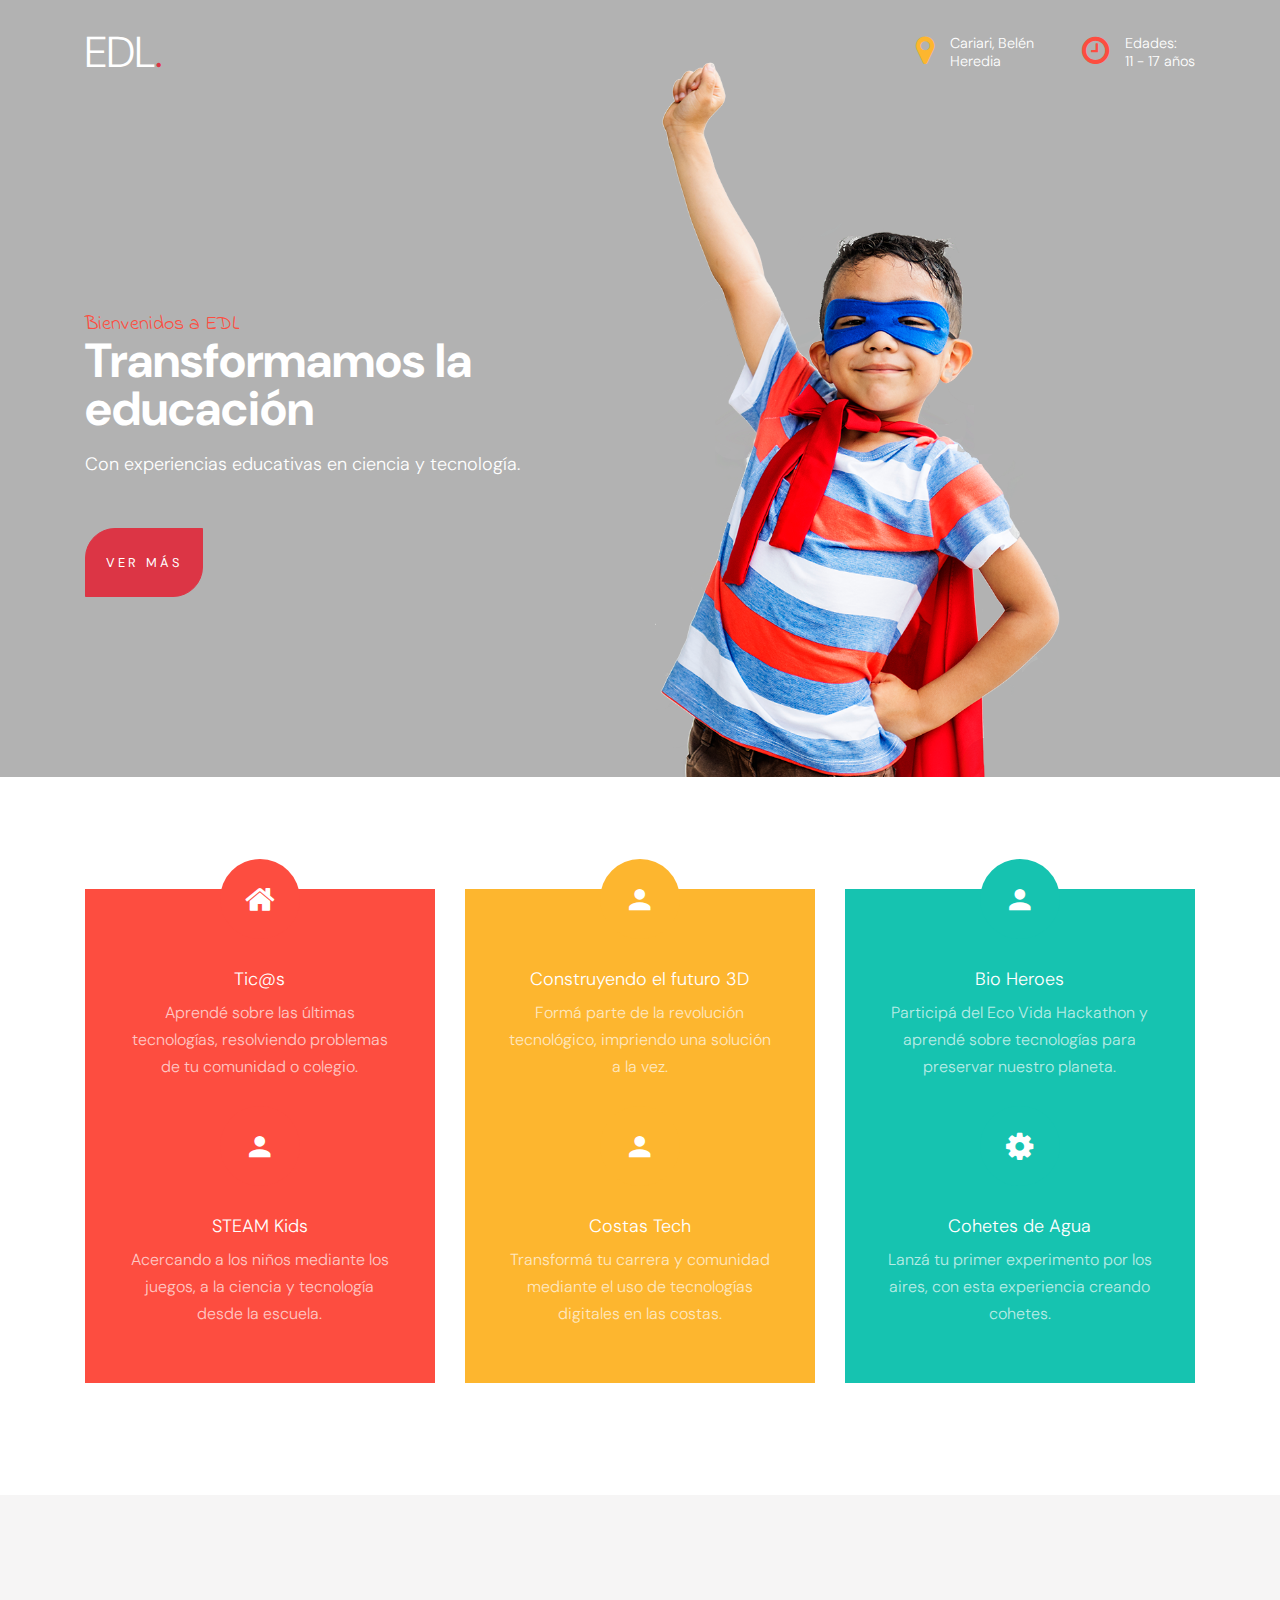
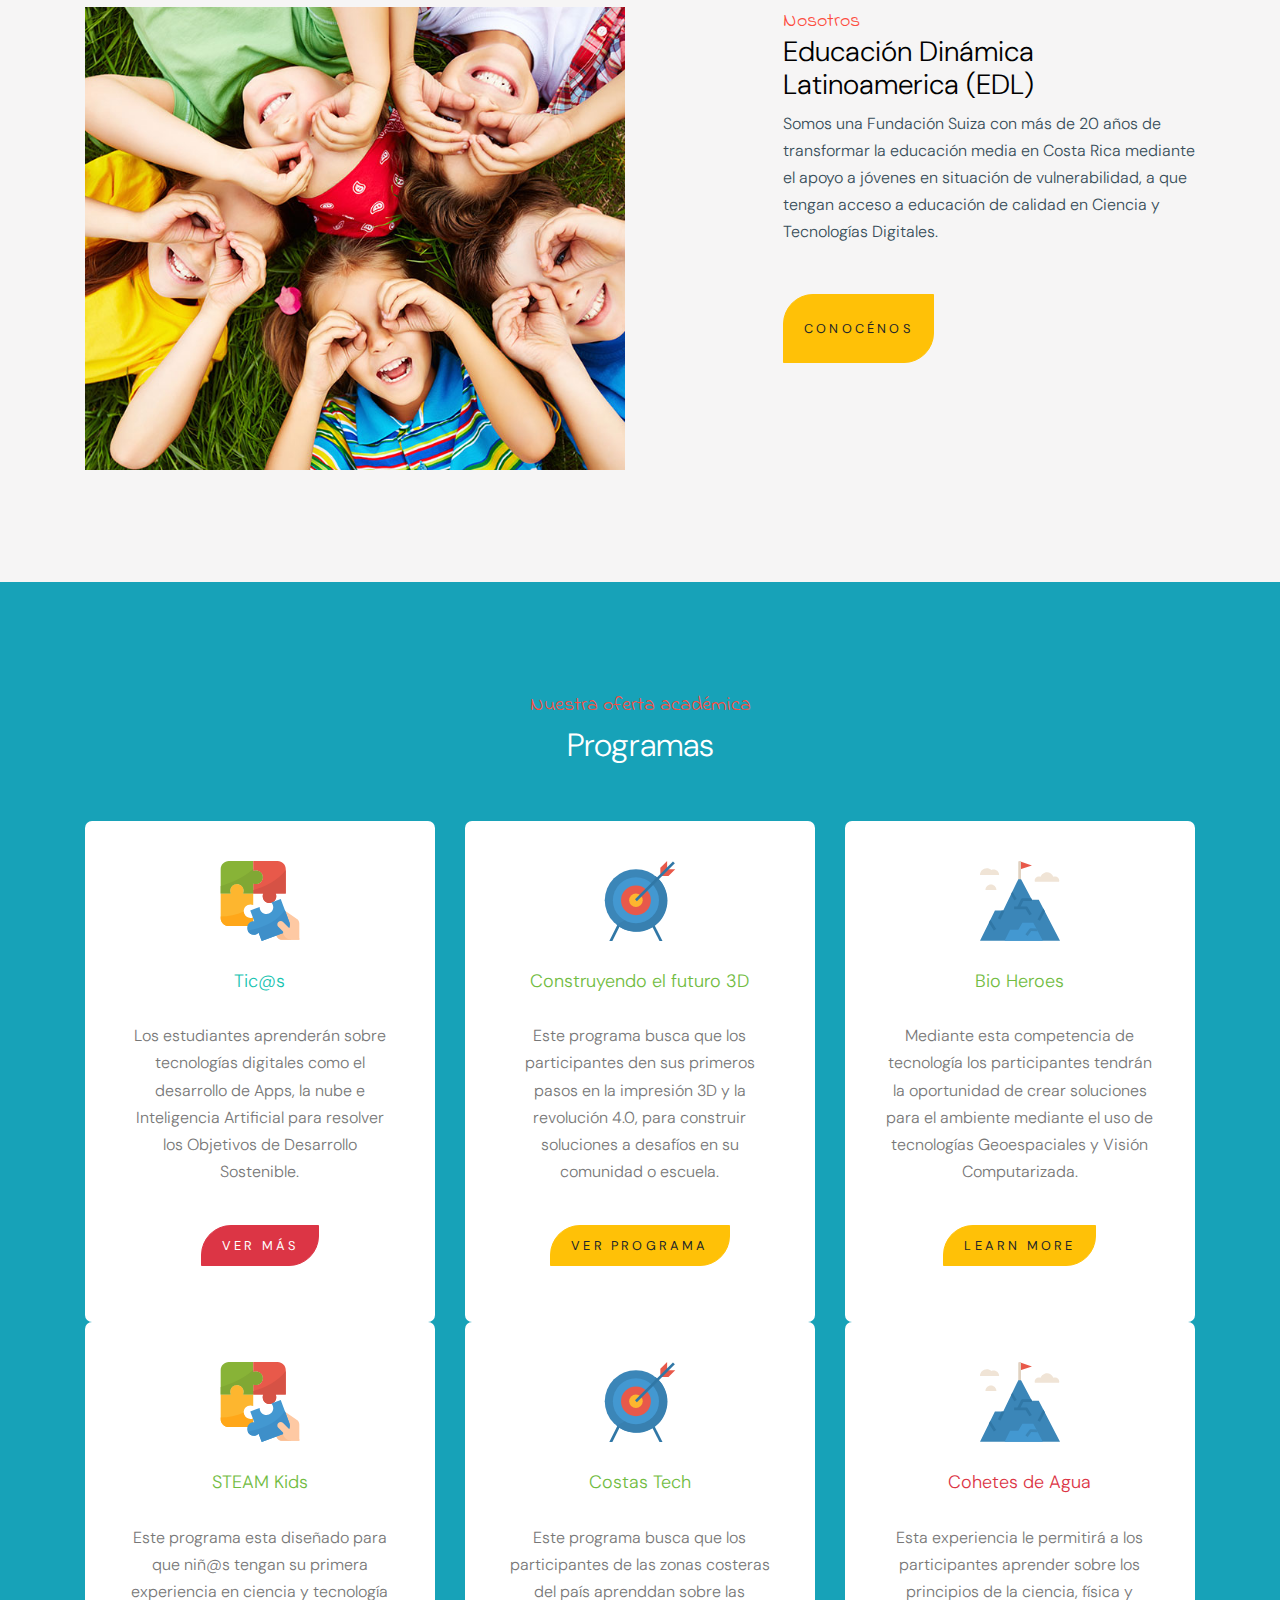
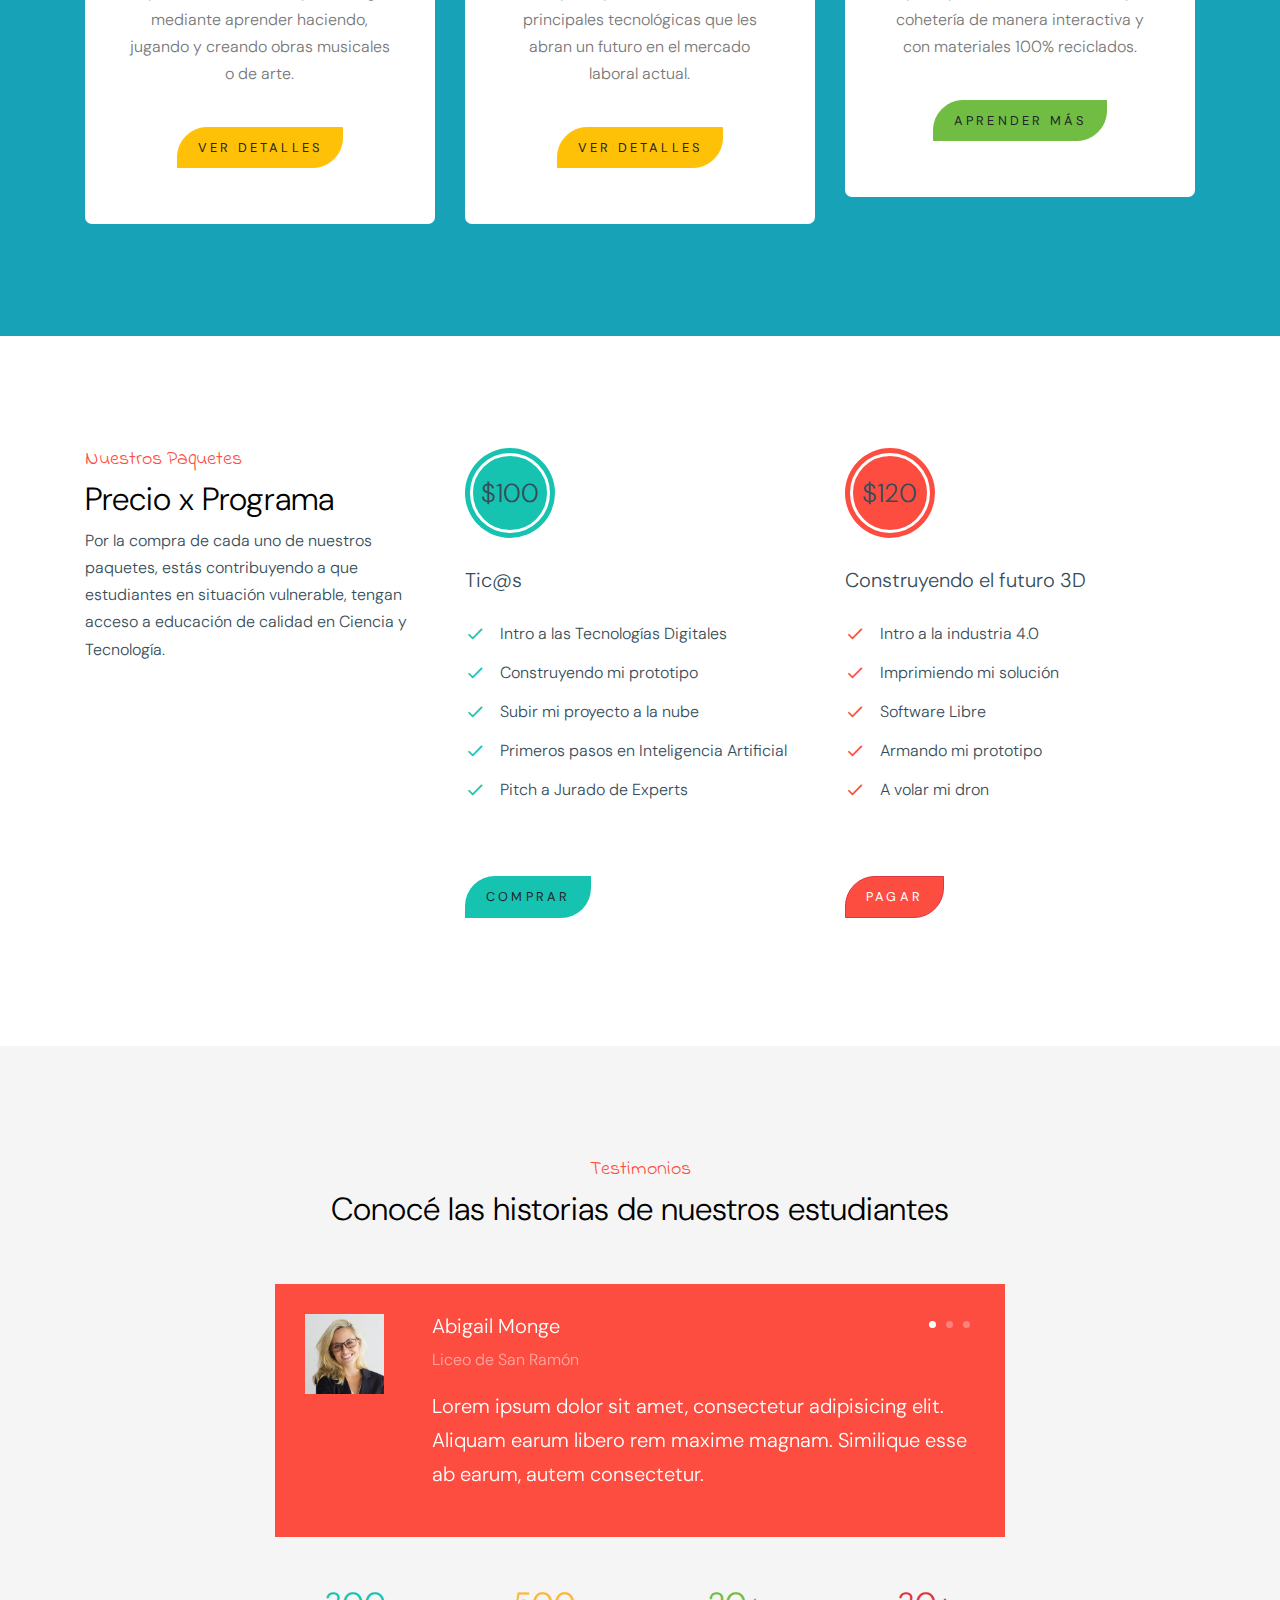
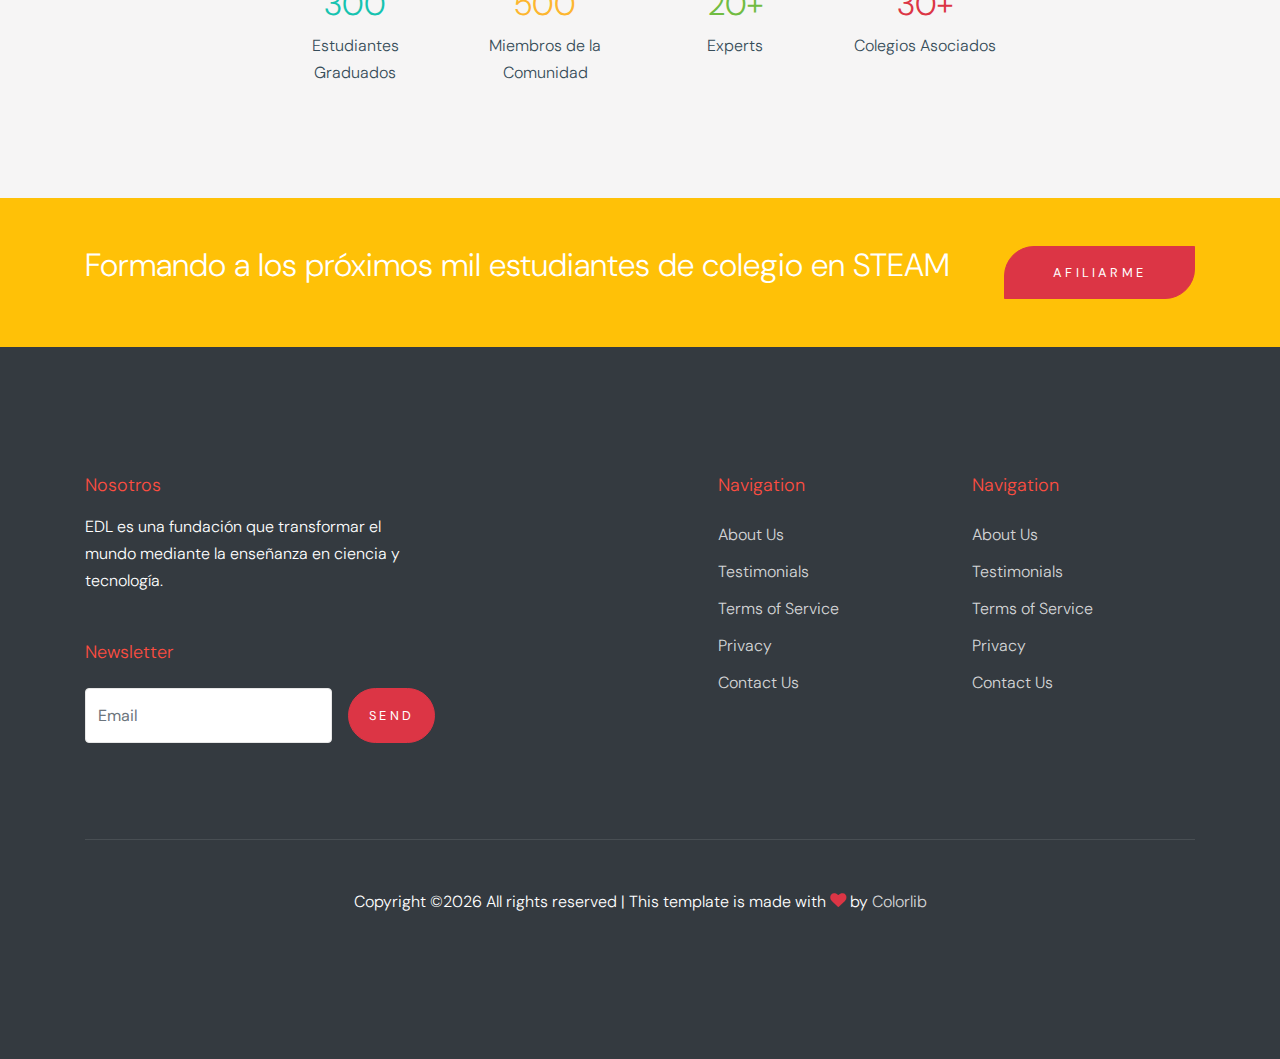
<file: index.html>
<!doctype html>
<html lang="en">

  <head>
    <title>EDL &mdash; Cambiando el mundo a través de Educación en Tecnología</title>
    <meta charset="utf-8">
    <meta name="viewport" content="width=device-width, initial-scale=1, shrink-to-fit=no">

    <link href="https://fonts.googleapis.com/css?family=DM+Sans:300,400,700|Indie+Flower" rel="stylesheet">
    

    <link rel="stylesheet" href="fonts/icomoon/style.css">

    <link rel="stylesheet" href="css/bootstrap.min.css">
    <link rel="stylesheet" href="css/bootstrap-datepicker.css">
    <link rel="stylesheet" href="css/jquery.fancybox.min.css">
    <link rel="stylesheet" href="css/owl.carousel.min.css">
    <link rel="stylesheet" href="css/owl.theme.default.min.css">
    <link rel="stylesheet" href="fonts/flaticon/font/flaticon.css">
    <link rel="stylesheet" href="css/aos.css">

    <!-- MAIN CSS -->
    <link rel="stylesheet" href="css/style.css">

  </head>

  <body data-spy="scroll" data-target=".site-navbar-target" data-offset="300">

    
    <div class="site-wrap" id="home-section">

      <div class="site-mobile-menu site-navbar-target">
        <div class="site-mobile-menu-header">
          <div class="site-mobile-menu-close mt-3">
            <span class="icon-close2 js-menu-toggle"></span>
          </div>
        </div>
        <div class="site-mobile-menu-body"></div>
      </div>



      <header class="site-navbar site-navbar-target" role="banner">

        <div class="container mb-3">
          <div class="d-flex align-items-center">
            <div class="site-logo mr-auto">
              <a href="index.html">EDL<span class="text-primary">.</span></a>
            </div>
            <div class="site-quick-contact d-none d-lg-flex ml-auto ">
              <div class="d-flex site-info align-items-center mr-5">
                <span class="block-icon mr-3"><span class="icon-map-marker text-yellow"></span></span>
                <span>Cariari, Belén <br> Heredia</span>
              </div>
              <div class="d-flex site-info align-items-center">
                <span class="block-icon mr-3"><span class="icon-clock-o"></span></span>
                <span>Edades:  <br>11 - 17 años</span>
              </div>
              
            </div>
          </div>
        </div>


       

       

      </header>

    <div class="ftco-blocks-cover-1">
       
      <div class="site-section-cover overlay">
        <div class="container">
          <div class="row align-items-center ">
            <div class="col-md-5 mt-5 pt-5">
              <span class="text-cursive h5 text-red">Bienvenidos a EDL</span>
              <h1 class="mb-3 font-weight-bold text-teal">Transformamos la educación</h1>
              <p>Con experiencias educativas en ciencia y tecnología. </p>
              <p class="mt-5"><a href="#" class="btn btn-primary py-4 btn-custom-1">Ver Más</a></p>
            </div>
            <div class="col-md-6 ml-auto align-self-end">
              <img src="images/kid_transparent.png" alt="Image" class="img-fluid">
              
            </div>
          </div>
        </div>
      </div>
    </div>

    <div class="site-section">
      <div class="container">
        <div class="row">
          <div class="col-lg-4">
            <div class="block-2 red">
              <span class="wrap-icon">
                <span class="icon-home"></span>
              </span>
              <h2>Tic@s</h2>
              <p>Aprendé sobre las últimas tecnologías, resolviendo problemas de tu comunidad o colegio.</p>
            </div>
          </div>
          <div class="col-lg-4">
            <div class="block-2 yellow">
              <span class="wrap-icon">
                <span class="icon-person"></span>
              </span>
              <h2>Construyendo el futuro 3D</h2>
              <p>Formá parte de la revolución tecnológico, impriendo una solución a la vez.</p>
            </div>
          </div>

<div class="col-lg-4">
            <div class="block-2 teal">
              <span class="wrap-icon">
                <span class="icon-person"></span>
              </span>
              <h2>Bio Heroes</h2>
              <p>Participá del Eco Vida Hackathon y aprendé sobre tecnologías para preservar nuestro planeta.</p>
            </div>
          </div>

<div class="col-lg-4">
            <div class="block-2 red">
              <span class="wrap-icon">
                <span class="icon-person"></span>
              </span>
              <h2>STEAM Kids</h2>
              <p>Acercando a los niños mediante los juegos, a la ciencia y tecnología desde la escuela.</p>
            </div>
          </div>

<div class="col-lg-4">
            <div class="block-2 yellow">
              <span class="wrap-icon">
                <span class="icon-person"></span>
              </span>
              <h2>Costas Tech</h2>
              <p>Transformá tu carrera y comunidad mediante el uso de tecnologías digitales en las costas.</p>
            </div>
          </div>


          <div class="col-lg-4">
            <div class="block-2 teal">
              <span class="wrap-icon">
                <span class="icon-cog"></span>
              </span>
              <h2>Cohetes de Agua</h2>
              <p>Lanzá tu primer experimento por los aires, con esta experiencia creando cohetes.</p>
            </div>
          </div>
        </div>
      </div>
    </div>

    <div class="site-section bg-light">
      <div class="container">
        <div class="row">
          <div class="col-md-6 mb-5 mb-md-0">
            <img src="images/img_1.jpg" alt="Image" class="img-fluid">
          </div>
          <div class="col-md-5 ml-auto pl-md-5">
            <span class="text-cursive h5 text-red">Nosotros</span>
            <h3 class="text-black">Educación Dinámica Latinoamerica (EDL)</h3>
            <p><span>Somos una Fundación Suiza con más de 20 años de transformar la educación media en Costa Rica mediante el apoyo a jóvenes en situación de vulnerabilidad, a que tengan acceso a educación de calidad en Ciencia y Tecnologías Digitales. </span></p>

            <p class="mt-5"><a href="#" class="btn btn-warning py-4 btn-custom-1">Conocénos</a></p>
          </div>
        </div>
      </div>
    </div>
    
    
    <div class="site-section bg-info">
      <div class="container">
        <div class="row mb-5">
          <div class="col-12 text-center">
            <span class="text-cursive h5 text-red d-block">Nuestra oferta académica</span>
            <h2 class="text-white">Programas</h2>
          </div>
        </div>
        <div class="row">
          <div class="col-lg-4 mb-4 mb-lg-0">
            <div class="package text-center bg-white">
              <span class="img-wrap"><img src="images/flaticon/svg/001-jigsaw.svg" alt="Image" class="img-fluid"></span>
              <h3 class="text-teal">Tic@s</h3>
              <p>Los estudiantes aprenderán sobre tecnologías digitales como el desarrollo de Apps, la nube e Inteligencia Artificial para resolver los Objetivos de Desarrollo Sostenible.</p>
              <p><a href="#" class="btn btn-primary btn-custom-1 mt-4">Ver más</a></p>
            </div>
          </div>
          <div class="col-lg-4 mb-4 mb-lg-0">
            <div class="package text-center bg-white">
              <span class="img-wrap"><img src="images/flaticon/svg/002-target.svg" alt="Image" class="img-fluid"></span>
              <h3 class="text-success">Construyendo el futuro 3D</h3>
              <p>Este programa busca que los participantes den sus primeros pasos en la impresión 3D y la revolución 4.0, para construir soluciones a desafíos en su comunidad o escuela.</p>
              <p><a href="#" class="btn btn-warning btn-custom-1 mt-4">Ver Programa</a></p>
            </div>
          </div>

 <div class="col-lg-4 mb-4 mb-lg-0">
            <div class="package text-center bg-white">
              <span class="img-wrap"><img src="images/flaticon/svg/003-mission.svg" alt="Image" class="img-fluid"></span>
              <h3 class="text-success">Bio Heroes</h3>
              <p>Mediante esta competencia de tecnología los participantes tendrán la oportunidad de crear soluciones para el ambiente mediante el uso de tecnologías Geoespaciales y Visión Computarizada.</p>
              <p><a href="#" class="btn btn-warning btn-custom-1 mt-4">Learn More</a></p>
            </div>
          </div>

 <div class="col-lg-4 mb-4 mb-lg-0">
            <div class="package text-center bg-white">
              <span class="img-wrap"><img src="images/flaticon/svg/001-jigsaw.svg" alt="Image" class="img-fluid"></span>
              <h3 class="text-success">STEAM Kids</h3>
              <p>Este programa esta diseñado para que niñ@s tengan su primera experiencia en ciencia y tecnología mediante aprender haciendo, jugando y creando obras musicales o de arte.</p>
              <p><a href="#" class="btn btn-warning btn-custom-1 mt-4">Ver Detalles</a></p>
            </div>
          </div>

<div class="col-lg-4 mb-4 mb-lg-0">
            <div class="package text-center bg-white">
              <span class="img-wrap"><img src="images/flaticon/svg/002-target.svg" alt="Image" class="img-fluid"></span>
              <h3 class="text-success">Costas Tech</h3>
              <p>Este programa busca que los participantes de las zonas costeras del país aprenddan sobre las principales tecnológicas que les abran un futuro en el mercado laboral actual.</p>
              <p><a href="#" class="btn btn-warning btn-custom-1 mt-4">Ver Detalles</a></p>
            </div>
          </div>



          <div class="col-lg-4 mb-4 mb-lg-0">
            <div class="package text-center bg-white">
              <span class="img-wrap"><img src="images/flaticon/svg/003-mission.svg" alt="Image" class="img-fluid"></span>
              <h3 class="text-danger">Cohetes de Agua</h3>
              <p>Esta experiencia le permitirá a los participantes aprender sobre los principios de la ciencia, física y cohetería de manera interactiva y con materiales 100% reciclados. </p>
              <p><a href="#" class="btn btn-success btn-custom-1 mt-4">Aprender más</a></p>
            </div>
          </div>
        </div>
      </div>
    </div>

    <div class="site-section">
      <div class="container">
        <div class="row">
          <div class="col-md-4">
            <span class="text-cursive h5 text-red d-block">Nuestros Paquetes</span>
            <h2 class="text-black">Precio x Programa</h2>
            <p>Por la compra de cada uno de nuestros paquetes, estás contribuyendo a que estudiantes en situación vulnerable, tengan acceso a educación de calidad en Ciencia y Tecnología.</p>
          </div>
          <div class="col-md-4">
            <div class="pricing teal">
              <span class="price">
                <span>$100</span>
              </span>
              <h3>Tic@s</h3>
              <ul class="ul-check list-unstyled teal">
                <li>Intro a las Tecnologías Digitales</li>  
                <li>Construyendo mi prototipo</li>
                <li>Subir mi proyecto a la nube</li>
               <li>Primeros pasos en Inteligencia Artificial</li>
                <li>Pitch a Jurado de Experts</li>
              </ul>
              <p><a href="#" class="btn btn-teal btn-custom-1 mt-4">Comprar</a></p>
            </div>
          </div>
          <div class="col-md-4">
            <div class="pricing danger">
              <span class="price">
                <span>$120</span>
              </span>
              <h3>Construyendo el futuro 3D</h3>
              <ul class="ul-check list-unstyled danger">
                <li>Intro a la industria 4.0</li>  
                <li>Imprimiendo mi solución</li>
                <li>Software Libre</li>
                <li>Armando mi prototipo</li>
                <li>A volar mi dron</li>
              </ul>
              <p><a href="#" class="btn btn-danger btn-custom-1 mt-4">Pagar</a></p>
            </div>
          </div>
        </div>
      </div>
    </div>
    
    <div class="site-section bg-light">
      <div class="container">
        <div class="row mb-5">
          <div class="col-12 text-center">
            <span class="text-cursive h5 text-red d-block">Testimonios</span>
            <h2 class="text-black">Conocé las historias de nuestros estudiantes</h2>
          </div>
        </div>
        <div class="row justify-content-center">
          <div class="col-md-8">
            <div class="testimonial-3-wrap">
              

              <div class="owl-carousel nonloop-block-13">
                <div class="testimonial-3 d-flex">
                  <div class="vcard-wrap mr-5">
                    <img src="images/person_2.jpg" alt="Image" class="vcard img-fluid">
                  </div>
                  <div class="text">
                    <h3>Abigail Monge</h3>
                    <p class="position">Liceo de San Ramón</p>
                    <p>Lorem ipsum dolor sit amet, consectetur adipisicing elit. Aliquam earum libero rem maxime magnam. Similique esse ab earum, autem consectetur.</p>
                  </div>
                </div>

                <div class="testimonial-3 d-flex">
                  <div class="vcard-wrap mr-5">
                    <img src="images/person_1.jpg" alt="Image" class="vcard img-fluid">
                  </div>
                  <div class="text">
                    <h3>Andrés Padilla</h3>
                    <p class="position">Liceo de San Ramón</p>
                    <p>Lorem ipsum dolor sit amet, consectetur adipisicing elit. Aliquam earum libero rem maxime magnam. Similique esse ab earum, autem consectetur.</p>
                  </div>
                </div>

                <div class="testimonial-3 d-flex">
                  <div class="vcard-wrap mr-5">
                    <img src="images/person_1.jpg" alt="Image" class="vcard img-fluid">
                  </div>
                  <div class="text">
                    <h3>Sebástian Solís</h3>
                    <p class="position">Liceo de San Ramón</p>
                    <p>Lorem ipsum dolor sit amet, consectetur adipisicing elit. Aliquam earum libero rem maxime magnam. Similique esse ab earum, autem consectetur.</p>
                  </div>
                </div>
              </div>

            </div>
          </div>
        </div>
        <div class="row mt-5 justify-content-center">

          <div class="col-md-8">
            

            <div class="row">
              <div class="col-lg-3 text-center">
                <span class="text-teal h2 d-block">300</span>
                <span>Estudiantes Graduados</span>
              </div>
              <div class="col-lg-3 text-center">
                <span class="text-yellow h2 d-block">500</span>
                <span>Miembros de la Comunidad</span>
              </div>
              <div class="col-lg-3 text-center">
                <span class="text-success h2 d-block">20+</span>
                <span>Experts</span>
              </div>
              <div class="col-lg-3 text-center">
                <span class="text-danger h2 d-block">30+</span>
                <span>Colegios Asociados</span>
              </div>
            </div>

          </div>
        </div>
      </div>
    </div>


    <div class="site-section py-5 bg-warning">
      <div class="container">
        <div class="row justify-content-center">
          <div class="col-md-12 d-flex">
          <h2 class="text-white m-0">Formando a los próximos mil estudiantes de colegio en STEAM</h2>
          <a href="#" class="btn btn-primary btn-custom-1 py-3 px-5 ml-auto">Afiliarme</a>
          </div>
        </div>
      </div>
    </div>

    

    <footer class="site-footer">
      <div class="container">
        <div class="row">
          <div class="col-lg-4">
            <h2 class="footer-heading mb-3">Nosotros</h2>
                <p class="mb-5">EDL es una fundación que transformar el mundo mediante la enseñanza en ciencia y tecnología. </p>

                <h2 class="footer-heading mb-4">Newsletter</h2>
                <form action="#" class="d-flex" class="subscribe">
                  <input type="text" class="form-control mr-3" placeholder="Email">
                  <input type="submit" value="Send" class="btn btn-primary">
                </form>
          </div>
          <div class="col-lg-8 ml-auto">
            <div class="row">
              <div class="col-lg-4 ml-auto">
                <h2 class="footer-heading mb-4">Navigation</h2>
                <ul class="list-unstyled">
                  <li><a href="#">About Us</a></li>
                  <li><a href="#">Testimonials</a></li>
                  <li><a href="#">Terms of Service</a></li>
                  <li><a href="#">Privacy</a></li>
                  <li><a href="#">Contact Us</a></li>
                </ul>
              </div>
              <div class="col-lg-4">
                <h2 class="footer-heading mb-4">Navigation</h2>
                <ul class="list-unstyled">
                  <li><a href="#">About Us</a></li>
                  <li><a href="#">Testimonials</a></li>
                  <li><a href="#">Terms of Service</a></li>
                  <li><a href="#">Privacy</a></li>
                  <li><a href="#">Contact Us</a></li>
                </ul>
                
              </div>

              
              
            </div>
          </div>
        </div>
        <div class="row pt-5 mt-5 text-center">
          <div class="col-md-12">
            <div class="border-top pt-5">
              <p>
            <!-- Link back to Colorlib can't be removed. Template is licensed under CC BY 3.0. -->
            Copyright &copy;<script>document.write(new Date().getFullYear());</script> All rights reserved | This template is made with <i class="icon-heart text-danger" aria-hidden="true"></i> by <a href="https://colorlib.com" target="_blank" >Colorlib</a>
            <!-- Link back to Colorlib can't be removed. Template is licensed under CC BY 3.0. -->
            </p>
            </div>
          </div>

        </div>
      </div>
    </footer>

    </div>

    <script src="js/jquery-3.3.1.min.js"></script>
    <script src="js/jquery-migrate-3.0.0.js"></script>
    <script src="js/popper.min.js"></script>
    <script src="js/bootstrap.min.js"></script>
    <script src="js/owl.carousel.min.js"></script>
    <script src="js/jquery.sticky.js"></script>
    <script src="js/jquery.waypoints.min.js"></script>
    <script src="js/jquery.animateNumber.min.js"></script>
    <script src="js/jquery.fancybox.min.js"></script>
    <script src="js/jquery.stellar.min.js"></script>
    <script src="js/jquery.easing.1.3.js"></script>
    <script src="js/bootstrap-datepicker.min.js"></script>
    <script src="js/aos.js"></script>

    <script src="js/main.js"></script>

  </body>

</html>
</file>
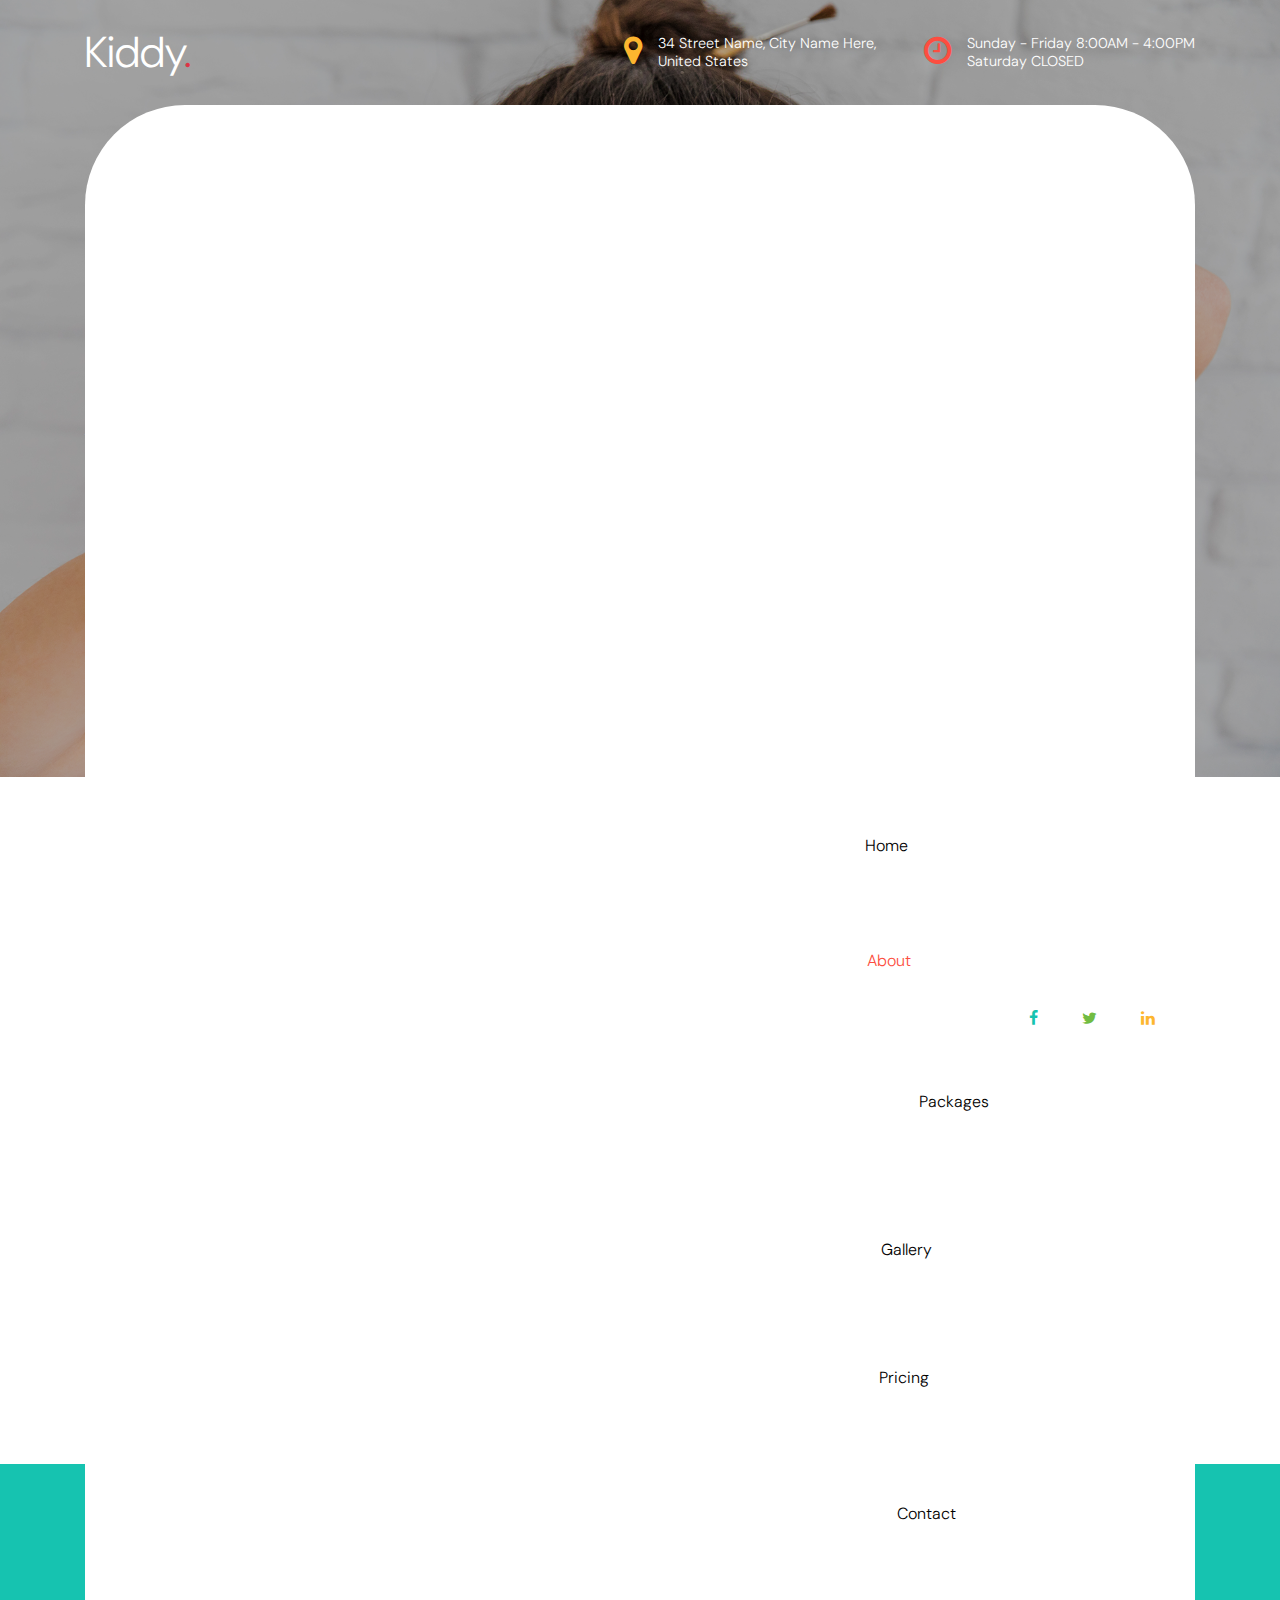
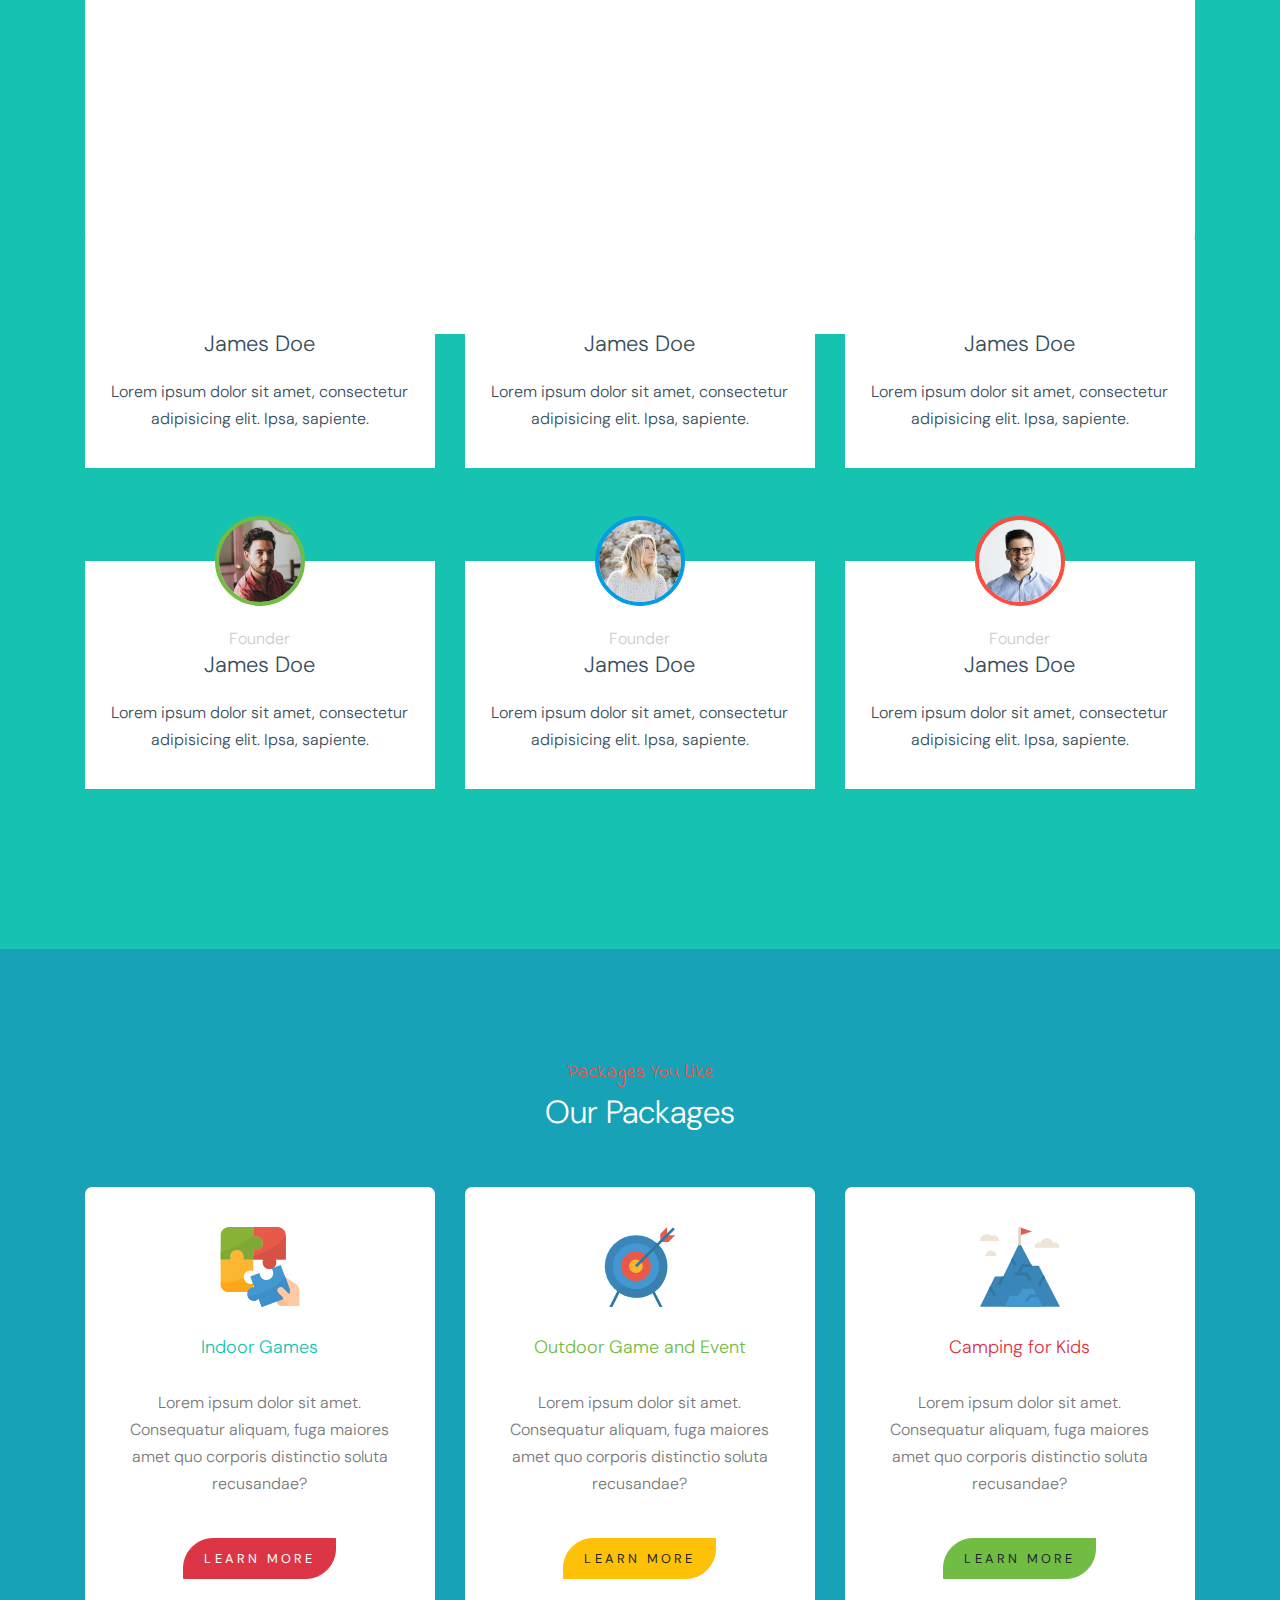
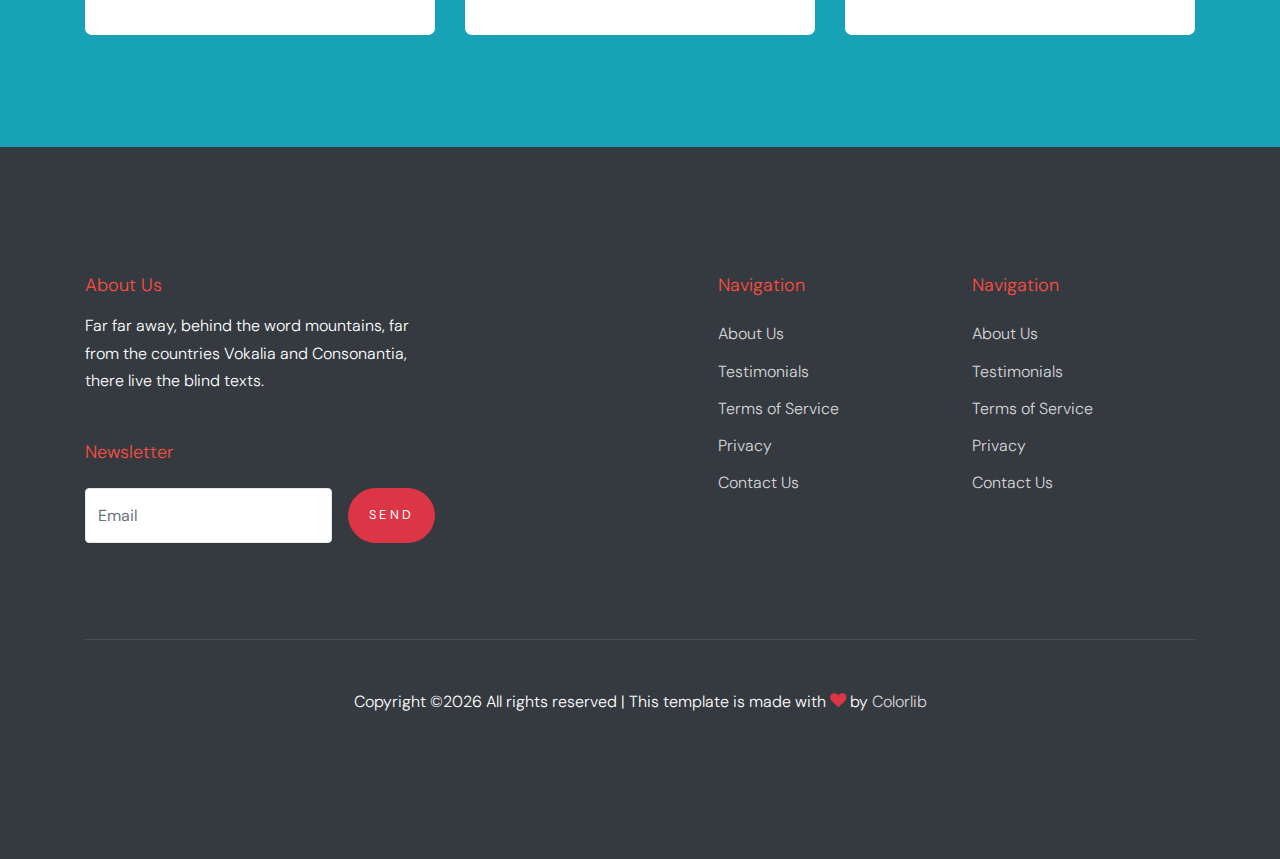
<file: about.html>
<!doctype html>
<html lang="en">

  <head>
    <title>Kiddy &mdash; Website Template by Colorlib</title>
    <meta charset="utf-8">
    <meta name="viewport" content="width=device-width, initial-scale=1, shrink-to-fit=no">

    <link href="https://fonts.googleapis.com/css?family=DM+Sans:300,400,700|Indie+Flower" rel="stylesheet">
    

    <link rel="stylesheet" href="fonts/icomoon/style.css">

    <link rel="stylesheet" href="css/bootstrap.min.css">
    <link rel="stylesheet" href="css/bootstrap-datepicker.css">
    <link rel="stylesheet" href="css/jquery.fancybox.min.css">
    <link rel="stylesheet" href="css/owl.carousel.min.css">
    <link rel="stylesheet" href="css/owl.theme.default.min.css">
    <link rel="stylesheet" href="fonts/flaticon/font/flaticon.css">
    <link rel="stylesheet" href="css/aos.css">

    <!-- MAIN CSS -->
    <link rel="stylesheet" href="css/style.css">

  </head>

  <body data-spy="scroll" data-target=".site-navbar-target" data-offset="300">

    
    <div class="site-wrap" id="home-section">

      <div class="site-mobile-menu site-navbar-target">
        <div class="site-mobile-menu-header">
          <div class="site-mobile-menu-close mt-3">
            <span class="icon-close2 js-menu-toggle"></span>
          </div>
        </div>
        <div class="site-mobile-menu-body"></div>
      </div>



      <header class="site-navbar site-navbar-target" role="banner">

        <div class="container mb-3">
          <div class="d-flex align-items-center">
            <div class="site-logo mr-auto">
              <a href="index.html">Kiddy<span class="text-primary">.</span></a>
            </div>
            <div class="site-quick-contact d-none d-lg-flex ml-auto ">
              <div class="d-flex site-info align-items-center mr-5">
                <span class="block-icon mr-3"><span class="icon-map-marker text-yellow"></span></span>
                <span>34 Street Name, City Name Here, <br> United States</span>
              </div>
              <div class="d-flex site-info align-items-center">
                <span class="block-icon mr-3"><span class="icon-clock-o"></span></span>
                <span>Sunday - Friday 8:00AM - 4:00PM <br> Saturday CLOSED</span>
              </div>
              
            </div>
          </div>
        </div>


        <div class="container">
          <div class="menu-wrap d-flex align-items-center">
            <span class="d-inline-block d-lg-none"><a href="#" class="text-black site-menu-toggle js-menu-toggle py-5"><span class="icon-menu h3 text-black"></span></a></span>

              

              <nav class="site-navigation text-left mr-auto d-none d-lg-block" role="navigation">
                <ul class="site-menu main-menu js-clone-nav mr-auto ">
                  <li><a href="index.html" class="nav-link">Home</a></li>
                  <li class="active"><a href="about.html" class="nav-link">About</a></li>
                  <li><a href="packages.html" class="nav-link">Packages</a></li>
                  <li><a href="gallery.html" class="nav-link">Gallery</a></li>
                  <li><a href="pricing.html" class="nav-link">Pricing</a></li>
                  <li><a href="contact.html" class="nav-link">Contact</a></li>
                </ul>
              </nav>

              <div class="top-social ml-auto">
                <a href="#"><span class="icon-facebook text-teal"></span></a>
                <a href="#"><span class="icon-twitter text-success"></span></a>
                <a href="#"><span class="icon-linkedin text-yellow"></span></a>
              </div>
          </div>
        </div>

       

      </header>

    <div class="ftco-blocks-cover-1">
       <!-- data-stellar-background-ratio="0.5" style="background-image: url('images/hero_1.jpg')" -->
      <div class="site-section-cover overlay" data-stellar-background-ratio="0.5" style="background-image: url('images/hero_1.jpg')">
        <div class="container">
          <div class="row align-items-center ">

            <div class="col-md-5 mt-5 pt-5">
              <span class="text-cursive h5 text-red">Welcome To Our Website</span>
              <h1 class="mb-3 font-weight-bold text-teal">About Us</h1>
              <p><a href="index.html" class="text-white">Home</a> <span class="mx-3">/</span> <strong>About</strong></p>
            </div>
            
          </div>
        </div>
      </div>
    </div>

    

    <div class="site-section">
      <div class="container">
        <div class="row">
          <div class="col-md-6">
            <img src="images/img_1.jpg" alt="Image" class="img-fluid">
          </div>
          <div class="col-md-5 ml-auto pl-md-5">
            <span class="text-cursive h5 text-red">About Us</span>
            <h3 class="text-black">Bring Fun Life To Your Kids</h3>
            <p><span>Lorem ipsum dolor sit amet, consectetur adipisicing elit. Et harum, magni sequi nostrum maxime enim.</span><span>Magnam id atque dicta deleniti, ipsam ipsum distinctio. Facilis praesentium voluptatem accusamus, earum veritatis, laudantium.</span></p>

            <p class="mt-5"><a href="#" class="btn btn-warning py-4 btn-custom-1">More About Us</a></p>
          </div>
        </div>
      </div>
    </div>

    <div class="site-section bg-teal">
      <div class="container">
        <div class="row justify-content-center text-center mb-5 section-2-title">
          <div class="col-md-6">
            <span class="text-cursive h5 text-red">The Team</span>
            <h3 class="text-white text-center">Meet The Team</h3>
            <p class="mb-5">Lorem ipsum dolor sit amet, consectetur adipisicing elit. Iure nesciunt nemo vel earum maxime neque!</p>
          </div>
        </div>
        <div class="row align-items-stretch">

          <div class="col-lg-4 col-md-6 mb-5">
            <div class="post-entry-1 h-100 person-1 teal">
              
                <img src="images/person_1.jpg" alt="Image"
                 class="img-fluid">
            
              <div class="post-entry-1-contents">
                <span class="meta">Founder</span>
                <h2>James Doe</h2>
                <p>Lorem ipsum dolor sit amet, consectetur adipisicing elit. Ipsa, sapiente.</p>
              </div>
            </div>
          </div>
          <div class="col-lg-4 col-md-6 mb-5">
            <div class="post-entry-1 h-100 person-1 yellow">
              
                <img src="images/person_2.jpg" alt="Image"
                 class="img-fluid">
            
              <div class="post-entry-1-contents">
                <span class="meta">Founder</span>
                <h2>James Doe</h2>
                <p>Lorem ipsum dolor sit amet, consectetur adipisicing elit. Ipsa, sapiente.</p>
              </div>
            </div>
          </div>

          <div class="col-lg-4 col-md-6 mb-5">
            <div class="post-entry-1 h-100 person-1 red">
              
                <img src="images/person_3.jpg" alt="Image"
                 class="img-fluid">
            
              <div class="post-entry-1-contents">
                <span class="meta">Founder</span>
                <h2>James Doe</h2>
                <p>Lorem ipsum dolor sit amet, consectetur adipisicing elit. Ipsa, sapiente.</p>
              </div>
            </div>
          </div>

          <div class="col-lg-4 col-md-6 mb-5">
            <div class="post-entry-1 h-100 person-1 green">
              
                <img src="images/person_4.jpg" alt="Image"
                 class="img-fluid">
            
              <div class="post-entry-1-contents">
                <span class="meta">Founder</span>
                <h2>James Doe</h2>
                <p>Lorem ipsum dolor sit amet, consectetur adipisicing elit. Ipsa, sapiente.</p>
              </div>
            </div>
          </div>

          <div class="col-lg-4 col-md-6 mb-5">
            <div class="post-entry-1 h-100 person-1 blue">
              
                <img src="images/person_5.jpg" alt="Image"
                 class="img-fluid">
            
              <div class="post-entry-1-contents">
                <span class="meta">Founder</span>
                <h2>James Doe</h2>
                <p>Lorem ipsum dolor sit amet, consectetur adipisicing elit. Ipsa, sapiente.</p>
              </div>
            </div>
          </div>

          <div class="col-lg-4 col-md-6 mb-5">
            <div class="post-entry-1 h-100 person-1 red">
              
                <img src="images/person_1.jpg" alt="Image"
                 class="img-fluid">
            
              <div class="post-entry-1-contents">
                <span class="meta">Founder</span>
                <h2>James Doe</h2>
                <p>Lorem ipsum dolor sit amet, consectetur adipisicing elit. Ipsa, sapiente.</p>
              </div>
            </div>
          </div>


        </div>
      </div>
    </div>
    
    
    <div class="site-section bg-info">
      <div class="container">
        <div class="row mb-5">
          <div class="col-12 text-center">
            <span class="text-cursive h5 text-red d-block">Packages You Like</span>
            <h2 class="text-white">Our Packages</h2>
          </div>
        </div>
        <div class="row">
          <div class="col-lg-4">
            <div class="package text-center bg-white">
              <span class="img-wrap"><img src="images/flaticon/svg/001-jigsaw.svg" alt="Image" class="img-fluid"></span>
              <h3 class="text-teal">Indoor Games</h3>
              <p>Lorem ipsum dolor sit amet. Consequatur aliquam, fuga maiores amet quo corporis distinctio soluta recusandae?</p>
              <p><a href="#" class="btn btn-primary btn-custom-1 mt-4">Learn More</a></p>
            </div>
          </div>
          <div class="col-lg-4">
            <div class="package text-center bg-white">
              <span class="img-wrap"><img src="images/flaticon/svg/002-target.svg" alt="Image" class="img-fluid"></span>
              <h3 class="text-success">Outdoor Game and Event</h3>
              <p>Lorem ipsum dolor sit amet. Consequatur aliquam, fuga maiores amet quo corporis distinctio soluta recusandae?</p>
              <p><a href="#" class="btn btn-warning btn-custom-1 mt-4">Learn More</a></p>
            </div>
          </div>
          <div class="col-lg-4">
            <div class="package text-center bg-white">
              <span class="img-wrap"><img src="images/flaticon/svg/003-mission.svg" alt="Image" class="img-fluid"></span>
              <h3 class="text-danger">Camping for Kids</h3>
              <p>Lorem ipsum dolor sit amet. Consequatur aliquam, fuga maiores amet quo corporis distinctio soluta recusandae?</p>
              <p><a href="#" class="btn btn-success btn-custom-1 mt-4">Learn More</a></p>
            </div>
          </div>
        </div>
      </div>
    </div>

    

    <footer class="site-footer">
      <div class="container">
        <div class="row">
          <div class="col-lg-4">
            <h2 class="footer-heading mb-3">About Us</h2>
                <p class="mb-5">Far far away, behind the word mountains, far from the countries Vokalia and Consonantia, there live the blind texts. </p>

                <h2 class="footer-heading mb-4">Newsletter</h2>
                <form action="#" class="d-flex" class="subscribe">
                  <input type="text" class="form-control mr-3" placeholder="Email">
                  <input type="submit" value="Send" class="btn btn-primary">
                </form>
          </div>
          <div class="col-lg-8 ml-auto">
            <div class="row">
              <div class="col-lg-4 ml-auto">
                <h2 class="footer-heading mb-4">Navigation</h2>
                <ul class="list-unstyled">
                  <li><a href="#">About Us</a></li>
                  <li><a href="#">Testimonials</a></li>
                  <li><a href="#">Terms of Service</a></li>
                  <li><a href="#">Privacy</a></li>
                  <li><a href="#">Contact Us</a></li>
                </ul>
              </div>
              <div class="col-lg-4">
                <h2 class="footer-heading mb-4">Navigation</h2>
                <ul class="list-unstyled">
                  <li><a href="#">About Us</a></li>
                  <li><a href="#">Testimonials</a></li>
                  <li><a href="#">Terms of Service</a></li>
                  <li><a href="#">Privacy</a></li>
                  <li><a href="#">Contact Us</a></li>
                </ul>
                
              </div>

              
              
            </div>
          </div>
        </div>
        <div class="row pt-5 mt-5 text-center">
          <div class="col-md-12">
            <div class="border-top pt-5">
              <p>
            <!-- Link back to Colorlib can't be removed. Template is licensed under CC BY 3.0. -->
            Copyright &copy;<script>document.write(new Date().getFullYear());</script> All rights reserved | This template is made with <i class="icon-heart text-danger" aria-hidden="true"></i> by <a href="https://colorlib.com" target="_blank" >Colorlib</a>
            <!-- Link back to Colorlib can't be removed. Template is licensed under CC BY 3.0. -->
            </p>
            </div>
          </div>

        </div>
      </div>
    </footer>

    </div>

    <script src="js/jquery-3.3.1.min.js"></script>
    <script src="js/jquery-migrate-3.0.0.js"></script>
    <script src="js/popper.min.js"></script>
    <script src="js/bootstrap.min.js"></script>
    <script src="js/owl.carousel.min.js"></script>
    <script src="js/jquery.sticky.js"></script>
    <script src="js/jquery.waypoints.min.js"></script>
    <script src="js/jquery.animateNumber.min.js"></script>
    <script src="js/jquery.fancybox.min.js"></script>
    <script src="js/jquery.stellar.min.js"></script>
    <script src="js/jquery.easing.1.3.js"></script>
    <script src="js/bootstrap-datepicker.min.js"></script>
    <script src="js/aos.js"></script>

    <script src="js/main.js"></script>

  </body>

</html>
</file>
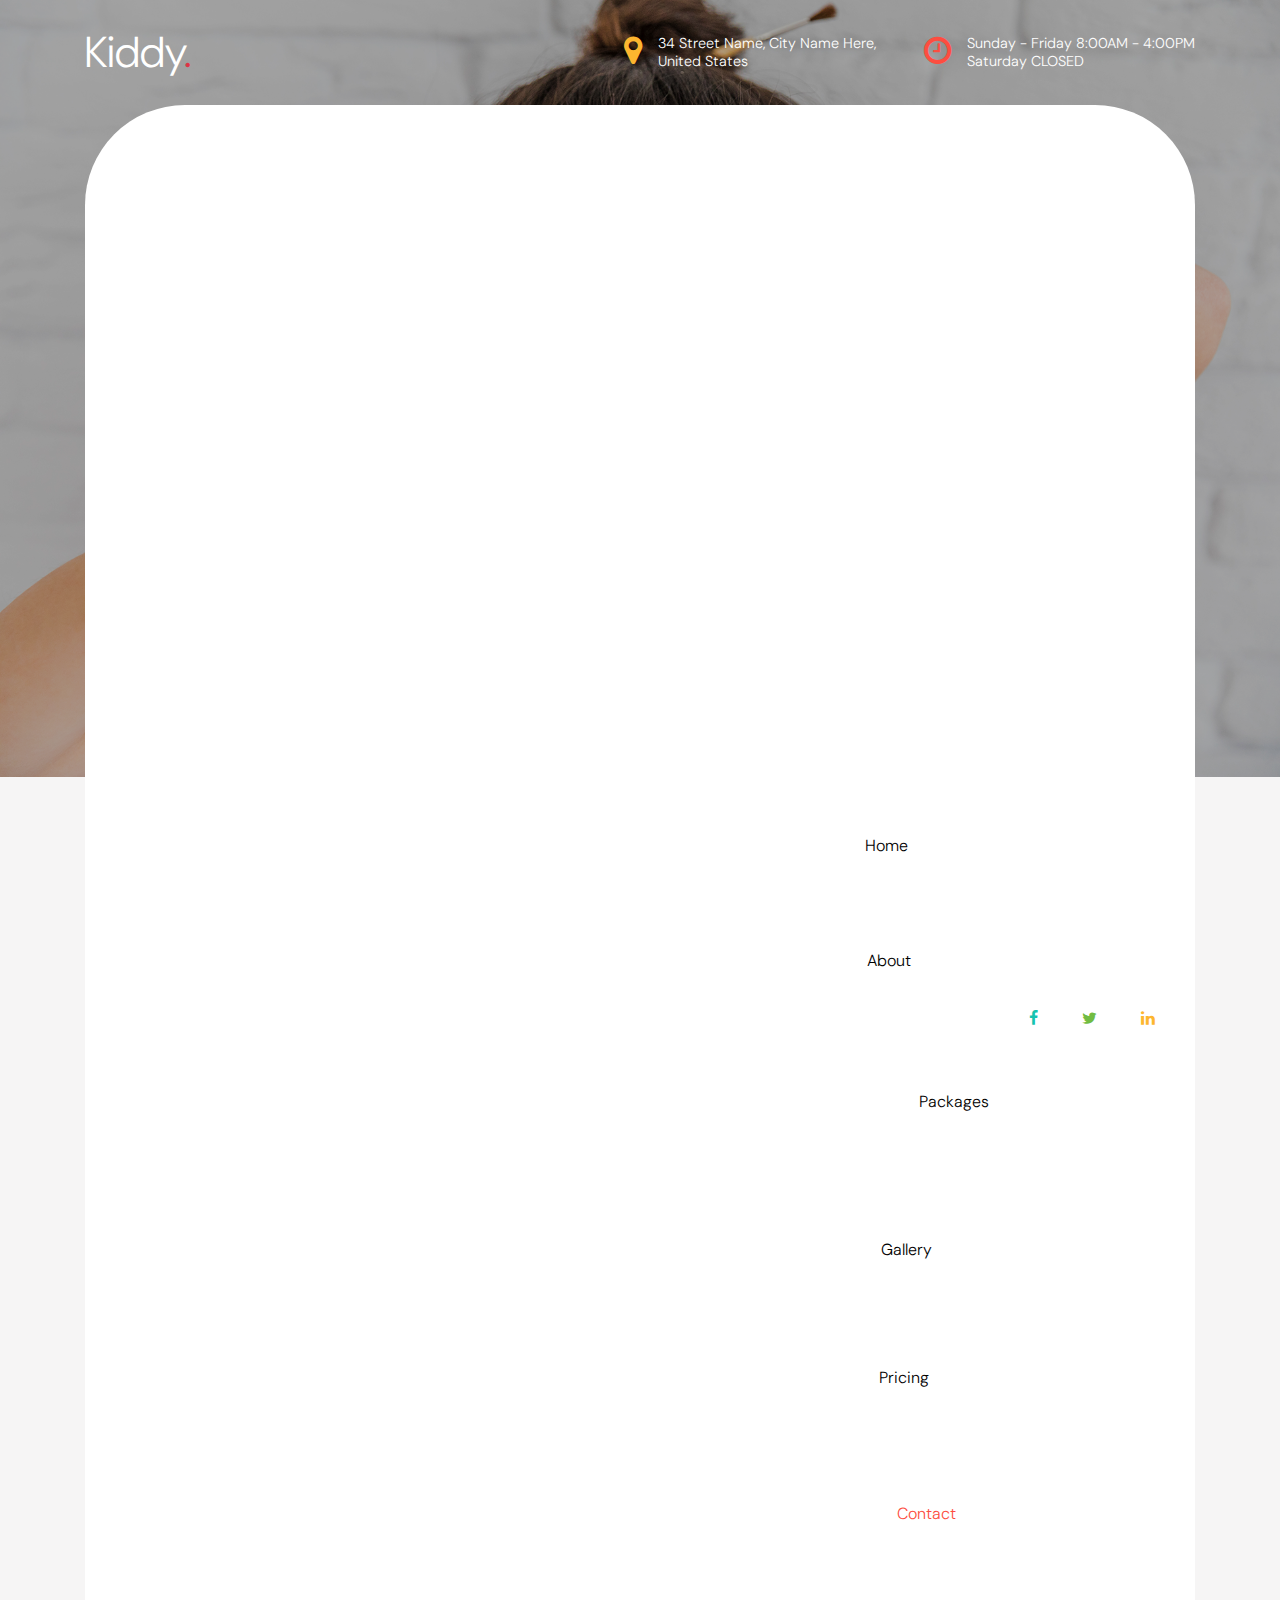
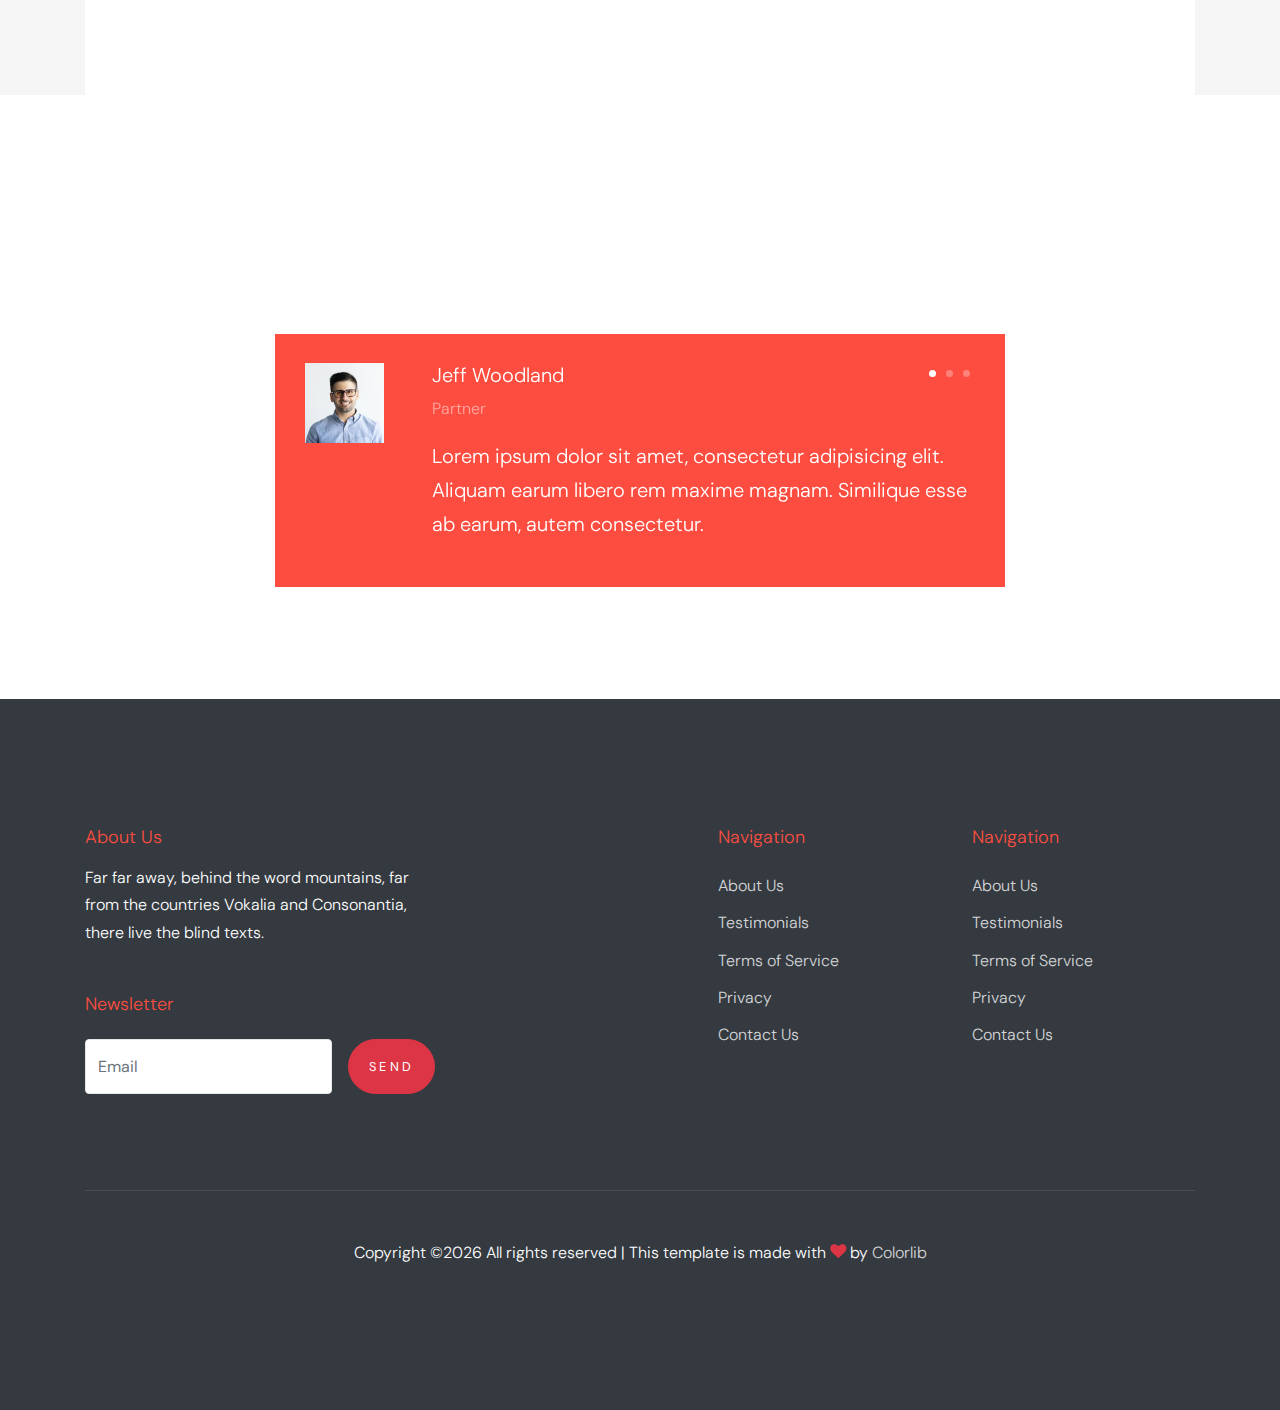
<file: contact.html>
<!doctype html>
<html lang="en">

  <head>
    <title>Kiddy &mdash; Website Template by Colorlib</title>
    <meta charset="utf-8">
    <meta name="viewport" content="width=device-width, initial-scale=1, shrink-to-fit=no">

    <link href="https://fonts.googleapis.com/css?family=DM+Sans:300,400,700|Indie+Flower" rel="stylesheet">
    

    <link rel="stylesheet" href="fonts/icomoon/style.css">

    <link rel="stylesheet" href="css/bootstrap.min.css">
    <link rel="stylesheet" href="css/bootstrap-datepicker.css">
    <link rel="stylesheet" href="css/jquery.fancybox.min.css">
    <link rel="stylesheet" href="css/owl.carousel.min.css">
    <link rel="stylesheet" href="css/owl.theme.default.min.css">
    <link rel="stylesheet" href="fonts/flaticon/font/flaticon.css">
    <link rel="stylesheet" href="css/aos.css">

    <!-- MAIN CSS -->
    <link rel="stylesheet" href="css/style.css">

  </head>

  <body data-spy="scroll" data-target=".site-navbar-target" data-offset="300">

    
    <div class="site-wrap" id="home-section">

      <div class="site-mobile-menu site-navbar-target">
        <div class="site-mobile-menu-header">
          <div class="site-mobile-menu-close mt-3">
            <span class="icon-close2 js-menu-toggle"></span>
          </div>
        </div>
        <div class="site-mobile-menu-body"></div>
      </div>



      <header class="site-navbar site-navbar-target" role="banner">

        <div class="container mb-3">
          <div class="d-flex align-items-center">
            <div class="site-logo mr-auto">
              <a href="index.html">Kiddy<span class="text-primary">.</span></a>
            </div>
            <div class="site-quick-contact d-none d-lg-flex ml-auto ">
              <div class="d-flex site-info align-items-center mr-5">
                <span class="block-icon mr-3"><span class="icon-map-marker text-yellow"></span></span>
                <span>34 Street Name, City Name Here, <br> United States</span>
              </div>
              <div class="d-flex site-info align-items-center">
                <span class="block-icon mr-3"><span class="icon-clock-o"></span></span>
                <span>Sunday - Friday 8:00AM - 4:00PM <br> Saturday CLOSED</span>
              </div>
              
            </div>
          </div>
        </div>


        <div class="container">
          <div class="menu-wrap d-flex align-items-center">
            <span class="d-inline-block d-lg-none"><a href="#" class="text-black site-menu-toggle js-menu-toggle py-5"><span class="icon-menu h3 text-black"></span></a></span>

              

              <nav class="site-navigation text-left mr-auto d-none d-lg-block" role="navigation">
                <ul class="site-menu main-menu js-clone-nav mr-auto ">
                  <li><a href="index.html" class="nav-link">Home</a></li>
                  <li><a href="about.html" class="nav-link">About</a></li>
                  <li><a href="packages.html" class="nav-link">Packages</a></li>
                  <li><a href="gallery.html" class="nav-link">Gallery</a></li>
                  <li><a href="pricing.html" class="nav-link">Pricing</a></li>
                  <li class="active"><a href="contact.html" class="nav-link">Contact</a></li>
                </ul>
              </nav>

              <div class="top-social ml-auto">
                <a href="#"><span class="icon-facebook text-teal"></span></a>
                <a href="#"><span class="icon-twitter text-success"></span></a>
                <a href="#"><span class="icon-linkedin text-yellow"></span></a>
              </div>
          </div>
        </div>

       

      </header>

    <div class="ftco-blocks-cover-1">
      <div class="site-section-cover overlay" data-stellar-background-ratio="0.5" style="background-image: url('images/hero_1.jpg')">
        <div class="container">
          <div class="row align-items-center ">

            <div class="col-md-5 mt-5 pt-5">
              <span class="text-cursive h5 text-red">Contact</span>
              <h1 class="mb-3 font-weight-bold text-teal">Get In Touch</h1>
              <p><a href="index.html" class="text-white">Home</a> <span class="mx-3">/</span> <strong>Contact</strong></p>
            </div>
            
          </div>
        </div>
      </div>
    </div>


    <div class="site-section bg-light" id="contact-section">
      <div class="container">
        <div class="row justify-content-center text-center">
        <div class="col-7 text-center mb-5">
          <h2>Get In Touch Using The Contact Form</h2>
          <p>Lorem ipsum dolor sit amet, consectetur adipisicing elit. Nemo assumenda, dolorum necessitatibus eius earum voluptates sed!</p>
        </div>
      </div>
        <div class="row">
          <div class="col-lg-8 mb-5" >
            <form action="#" method="post">
              <div class="form-group row">
                <div class="col-md-6 mb-4 mb-lg-0">
                  <input type="text" class="form-control" placeholder="First name">
                </div>
                <div class="col-md-6">
                  <input type="text" class="form-control" placeholder="First name">
                </div>
              </div>

              <div class="form-group row">
                <div class="col-md-12">
                  <input type="text" class="form-control" placeholder="Email address">
                </div>
              </div>

              <div class="form-group row">
                <div class="col-md-12">
                  <textarea name="" id="" class="form-control" placeholder="Write your message." cols="30" rows="10"></textarea>
                </div>
              </div>
              <div class="form-group row">
                <div class="col-md-6 mr-auto">
                  <input type="submit" class="btn btn-block btn-primary text-white py-3 px-5" value="Send Message">
                </div>
              </div>
            </form>
          </div>
          <div class="col-lg-4 ml-auto">
            <div class="bg-white p-3 p-md-5">
              <h3 class="text-black mb-4">Contact Info</h3>
              <ul class="list-unstyled footer-link">
                <li class="d-block mb-3">
                  <span class="d-block text-black">Address:</span>
                  <span>34 Street Name, City Name Here, United States</span></li>
                <li class="d-block mb-3"><span class="d-block text-black">Phone:</span><span>+1 242 4942 290</span></li>
                <li class="d-block mb-3"><span class="d-block text-black">Email:</span><span>info@yourdomain.com</span></li>
              </ul>
            </div>
          </div>
        </div>
      </div>
    </div>

    <div class="site-section">
      <div class="container">
        <div class="row mb-5">
          <div class="col-12 text-center">
            <span class="text-cursive h5 text-red d-block">Testimonial</span>
            <h2 class="text-black">What Our Client Says About Us</h2>
          </div>
        </div>
        <div class="row justify-content-center">
          <div class="col-md-8">
            <div class="testimonial-3-wrap">
              

              <div class="owl-carousel nonloop-block-13">
                <div class="testimonial-3 d-flex">
                  <div class="vcard-wrap mr-5">
                    <img src="images/person_1.jpg" alt="Image" class="vcard img-fluid">
                  </div>
                  <div class="text">
                    <h3>Jeff Woodland</h3>
                    <p class="position">Partner</p>
                    <p>Lorem ipsum dolor sit amet, consectetur adipisicing elit. Aliquam earum libero rem maxime magnam. Similique esse ab earum, autem consectetur.</p>
                  </div>
                </div>

                <div class="testimonial-3 d-flex">
                  <div class="vcard-wrap mr-5">
                    <img src="images/person_3.jpg" alt="Image" class="vcard img-fluid">
                  </div>
                  <div class="text">
                    <h3>Jeff Woodland</h3>
                    <p class="position">Partner</p>
                    <p>Lorem ipsum dolor sit amet, consectetur adipisicing elit. Aliquam earum libero rem maxime magnam. Similique esse ab earum, autem consectetur.</p>
                  </div>
                </div>

                <div class="testimonial-3 d-flex">
                  <div class="vcard-wrap mr-5">
                    <img src="images/person_2.jpg" alt="Image" class="vcard img-fluid">
                  </div>
                  <div class="text">
                    <h3>Jeff Woodland</h3>
                    <p class="position">Partner</p>
                    <p>Lorem ipsum dolor sit amet, consectetur adipisicing elit. Aliquam earum libero rem maxime magnam. Similique esse ab earum, autem consectetur.</p>
                  </div>
                </div>
              </div>

            </div>
          </div>
        </div>
        
      </div>
    </div>

    

    <footer class="site-footer">
      <div class="container">
        <div class="row">
          <div class="col-lg-4">
            <h2 class="footer-heading mb-3">About Us</h2>
                <p class="mb-5">Far far away, behind the word mountains, far from the countries Vokalia and Consonantia, there live the blind texts. </p>

                <h2 class="footer-heading mb-4">Newsletter</h2>
                <form action="#" class="d-flex" class="subscribe">
                  <input type="text" class="form-control mr-3" placeholder="Email">
                  <input type="submit" value="Send" class="btn btn-primary">
                </form>
          </div>
          <div class="col-lg-8 ml-auto">
            <div class="row">
              <div class="col-lg-4 ml-auto">
                <h2 class="footer-heading mb-4">Navigation</h2>
                <ul class="list-unstyled">
                  <li><a href="#">About Us</a></li>
                  <li><a href="#">Testimonials</a></li>
                  <li><a href="#">Terms of Service</a></li>
                  <li><a href="#">Privacy</a></li>
                  <li><a href="#">Contact Us</a></li>
                </ul>
              </div>
              <div class="col-lg-4">
                <h2 class="footer-heading mb-4">Navigation</h2>
                <ul class="list-unstyled">
                  <li><a href="#">About Us</a></li>
                  <li><a href="#">Testimonials</a></li>
                  <li><a href="#">Terms of Service</a></li>
                  <li><a href="#">Privacy</a></li>
                  <li><a href="#">Contact Us</a></li>
                </ul>
                
              </div>

              
              
            </div>
          </div>
        </div>
        <div class="row pt-5 mt-5 text-center">
          <div class="col-md-12">
            <div class="border-top pt-5">
              <p>
            <!-- Link back to Colorlib can't be removed. Template is licensed under CC BY 3.0. -->
            Copyright &copy;<script>document.write(new Date().getFullYear());</script> All rights reserved | This template is made with <i class="icon-heart text-danger" aria-hidden="true"></i> by <a href="https://colorlib.com" target="_blank" >Colorlib</a>
            <!-- Link back to Colorlib can't be removed. Template is licensed under CC BY 3.0. -->
            </p>
            </div>
          </div>

        </div>
      </div>
    </footer>

    </div>

    <script src="js/jquery-3.3.1.min.js"></script>
    <script src="js/jquery-migrate-3.0.0.js"></script>
    <script src="js/popper.min.js"></script>
    <script src="js/bootstrap.min.js"></script>
    <script src="js/owl.carousel.min.js"></script>
    <script src="js/jquery.sticky.js"></script>
    <script src="js/jquery.waypoints.min.js"></script>
    <script src="js/jquery.animateNumber.min.js"></script>
    <script src="js/jquery.fancybox.min.js"></script>
    <script src="js/jquery.stellar.min.js"></script>
    <script src="js/jquery.easing.1.3.js"></script>
    <script src="js/bootstrap-datepicker.min.js"></script>
    <script src="js/aos.js"></script>

    <script src="js/main.js"></script>

  </body>

</html>
</file>
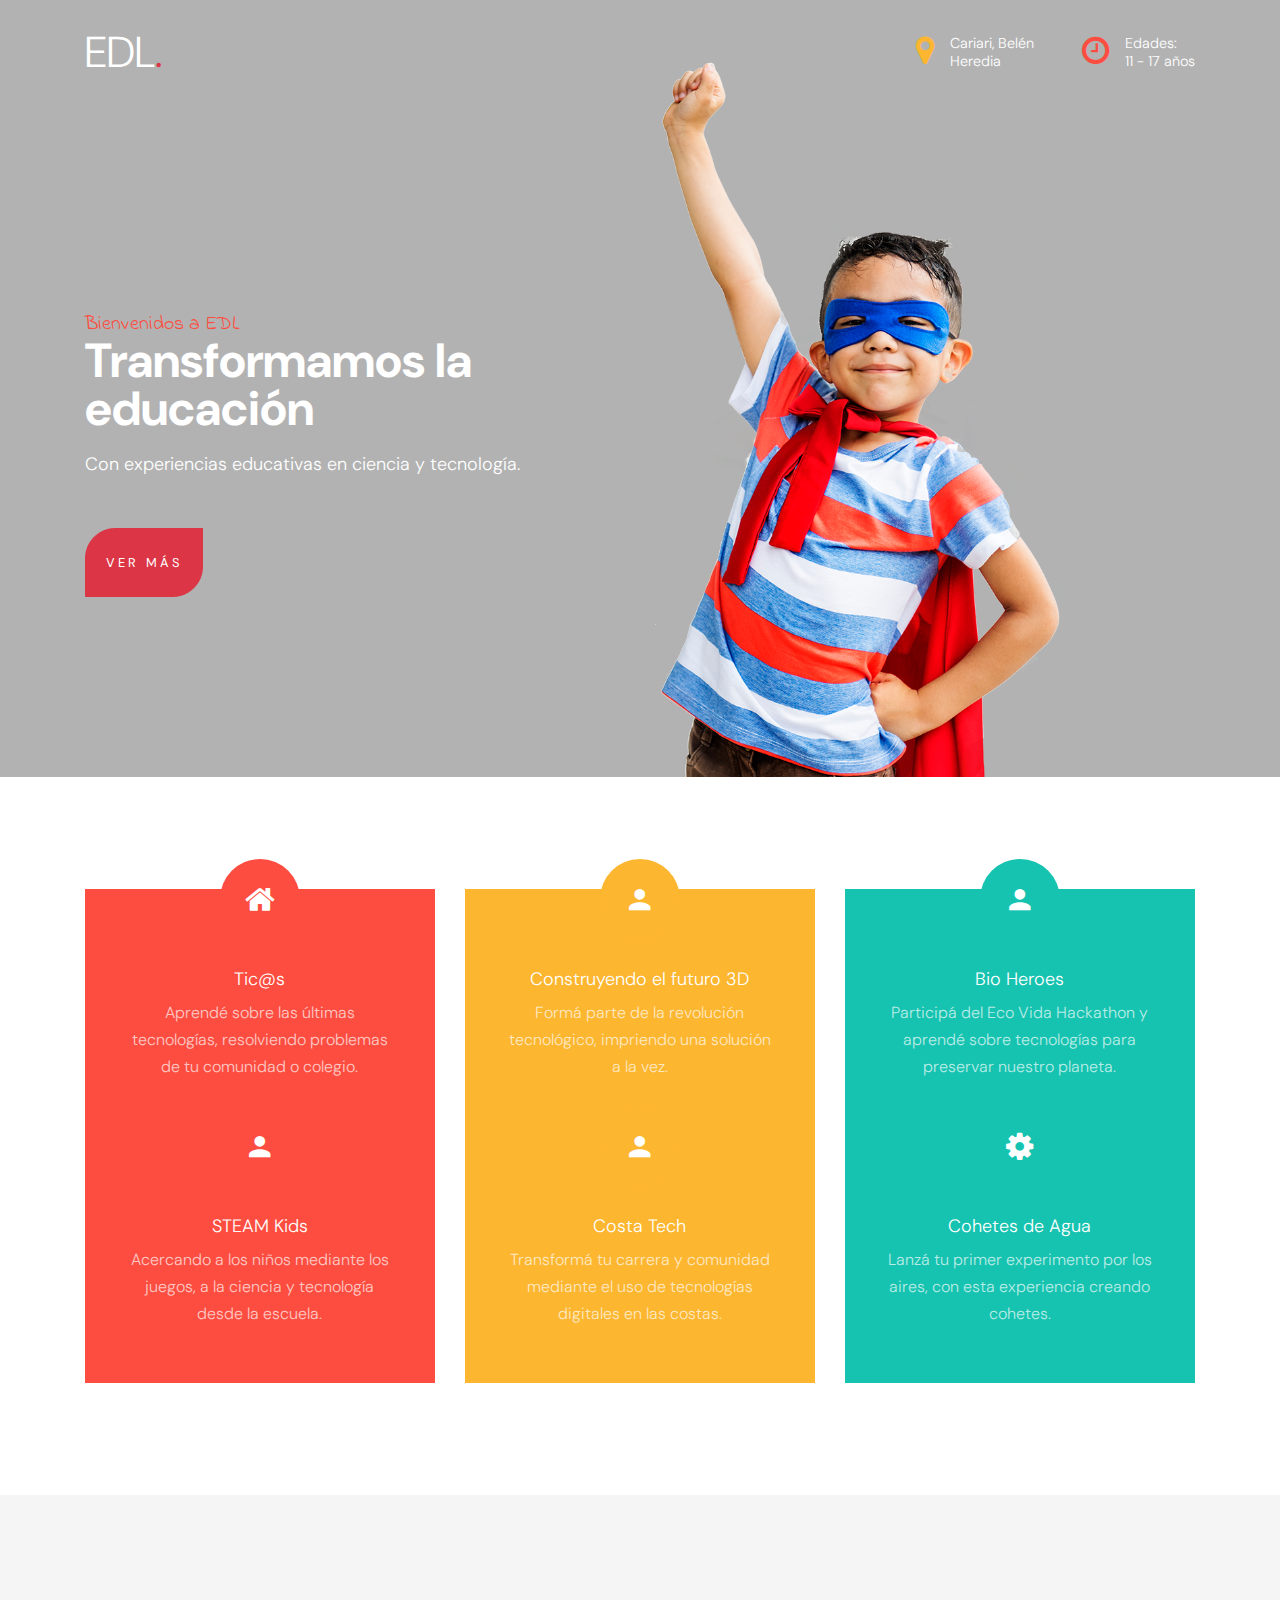
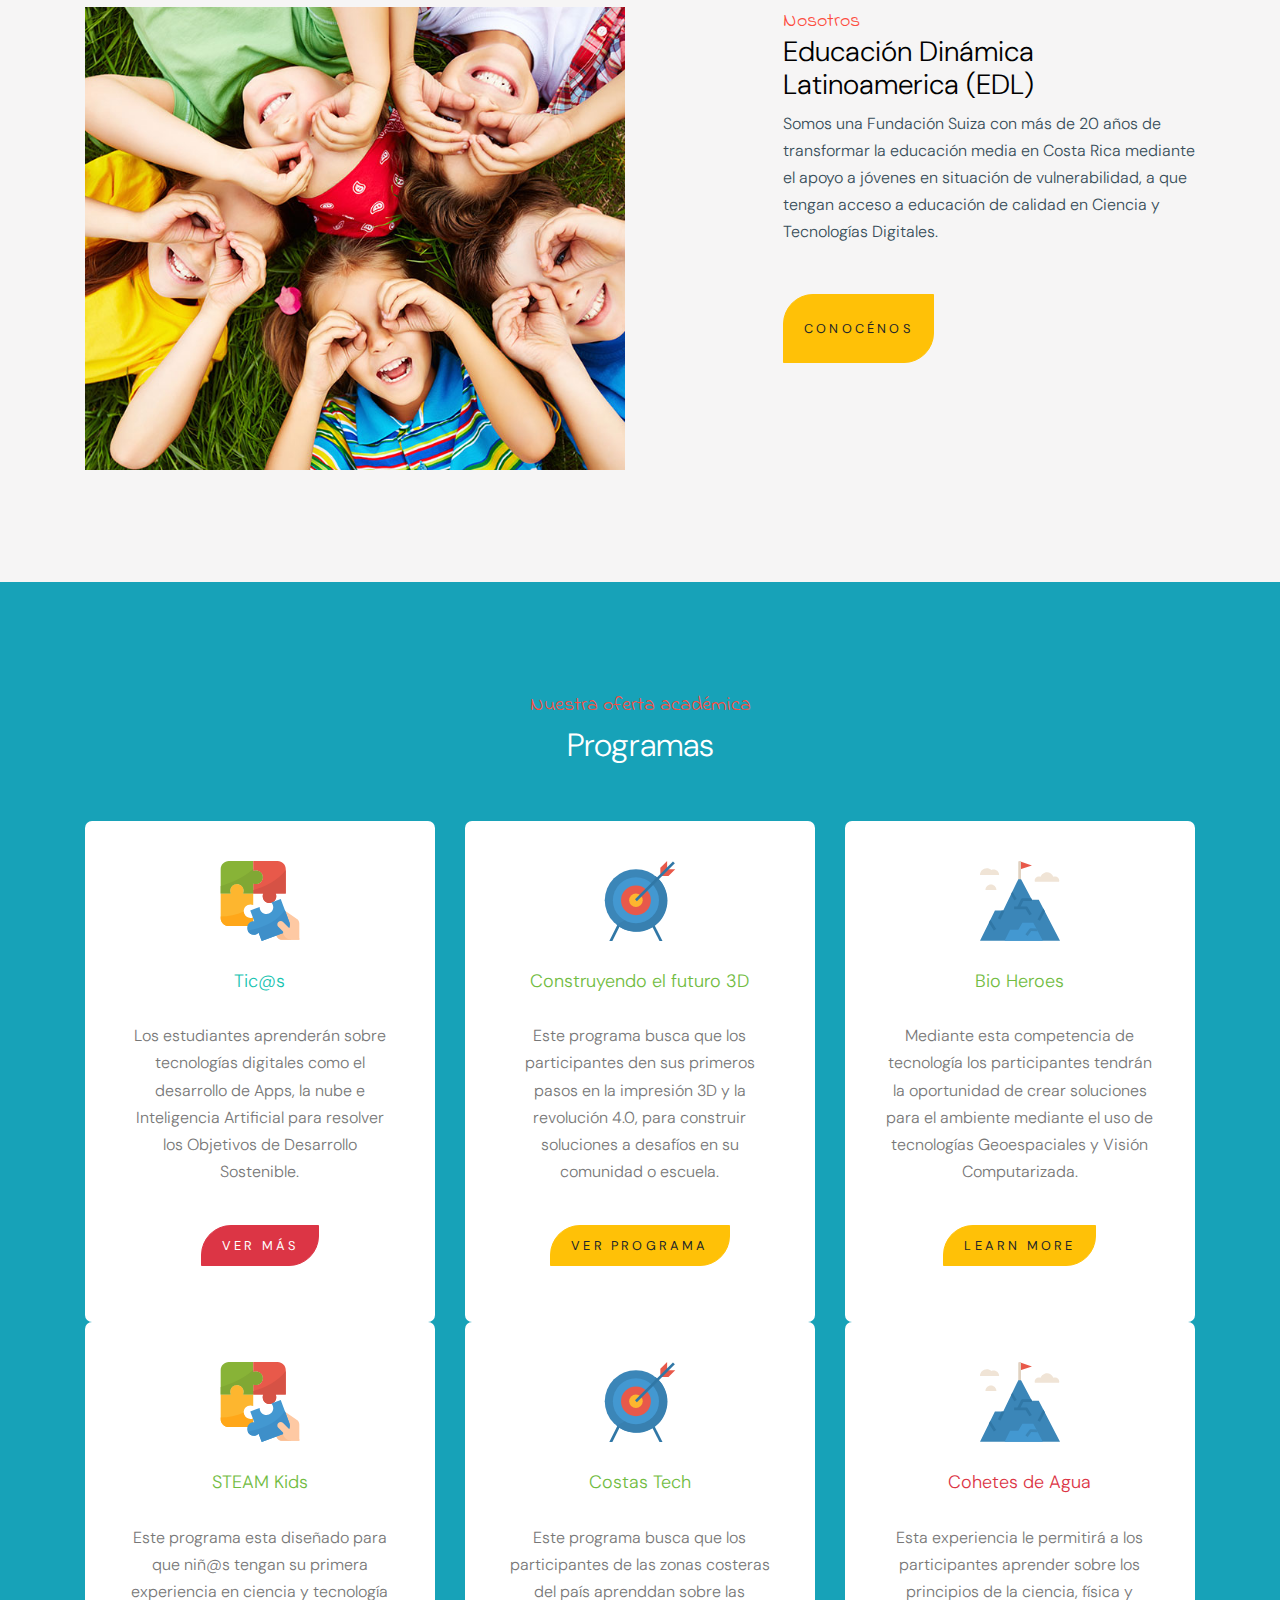
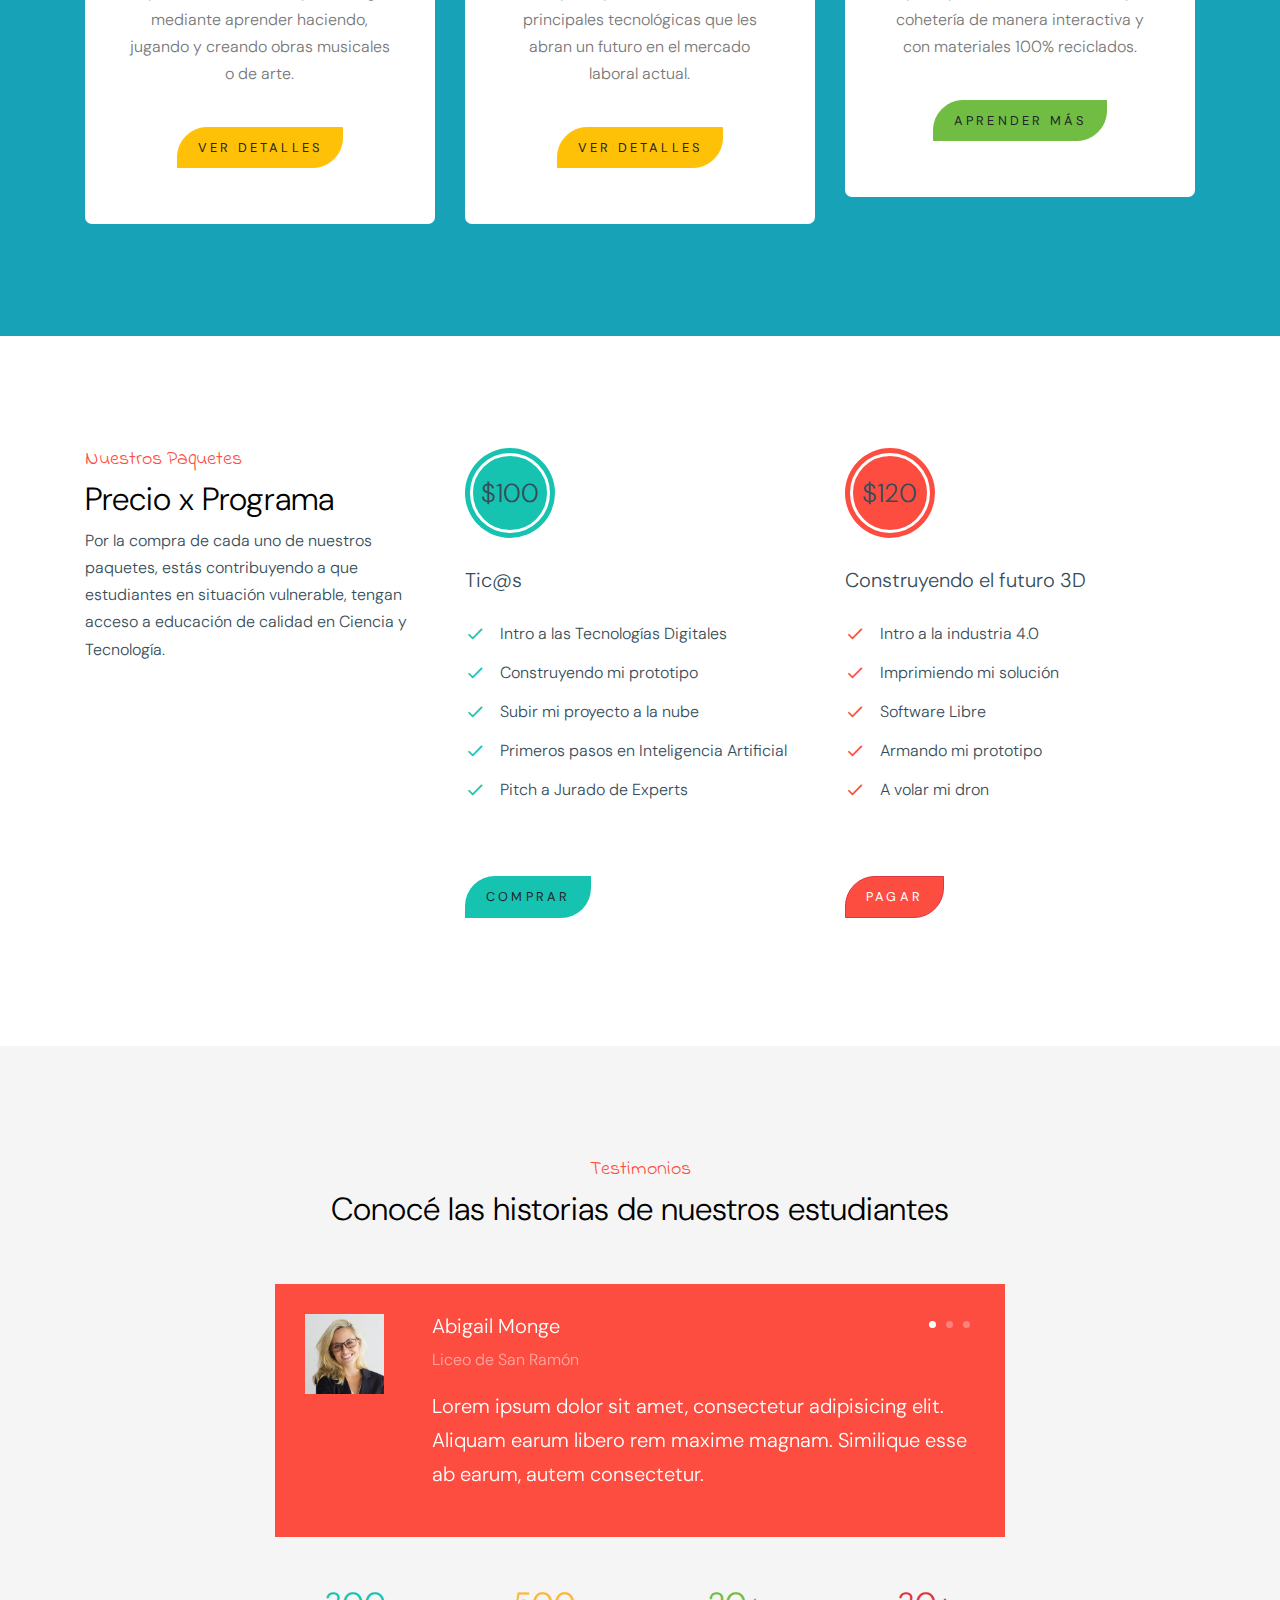
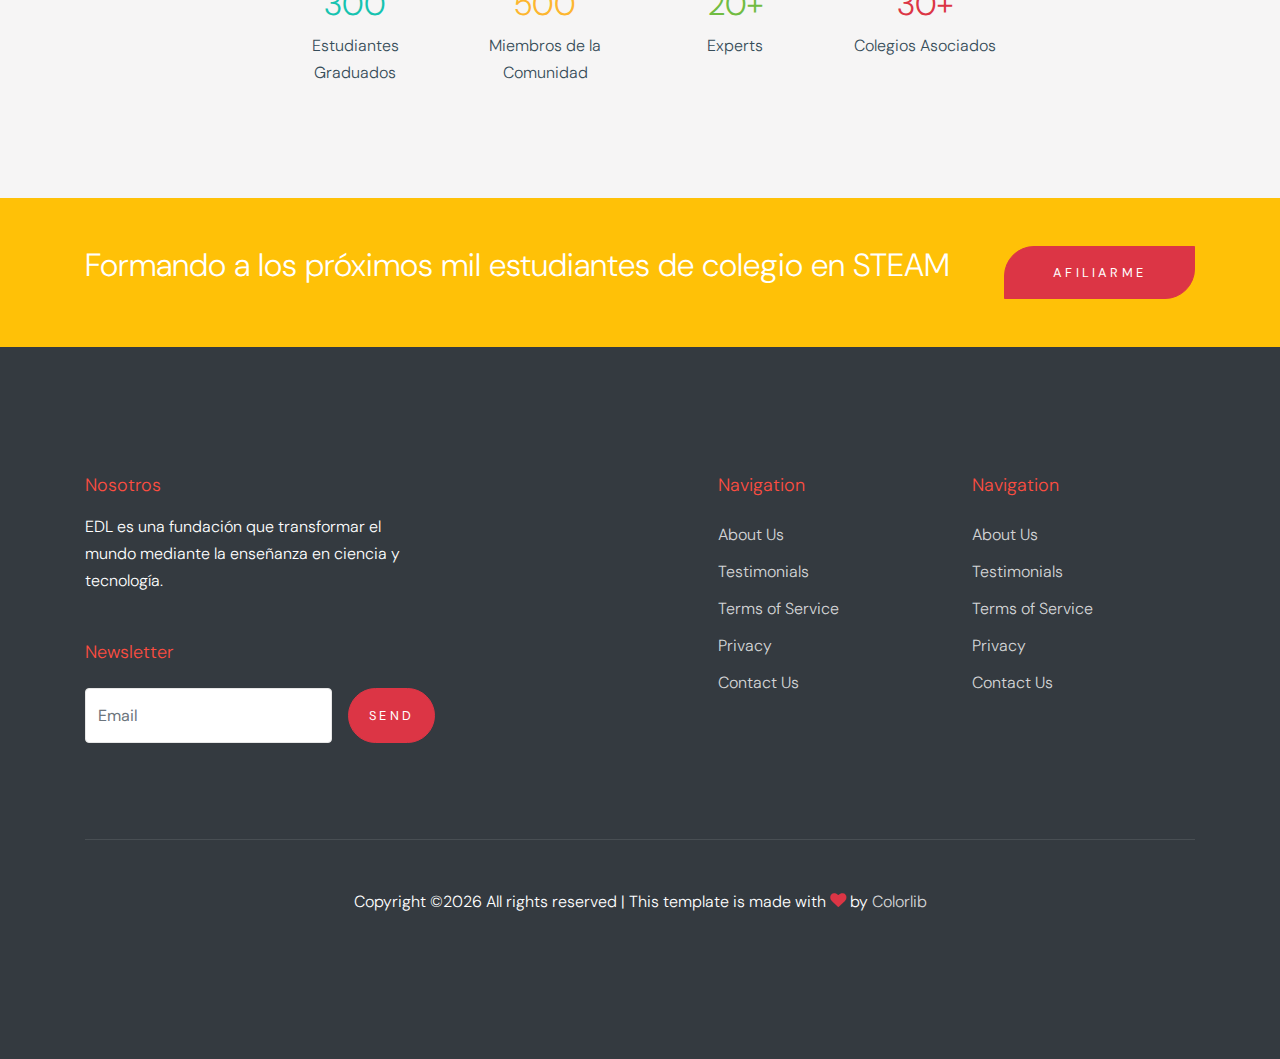
<file: demo.html>
<!doctype html>
<html lang="en">

  <head>
    <title>EDL &mdash; Cambiando el mundo a través de Educación en Tecnología</title>
    <meta charset="utf-8">
    <meta name="viewport" content="width=device-width, initial-scale=1, shrink-to-fit=no">

    <link href="https://fonts.googleapis.com/css?family=DM+Sans:300,400,700|Indie+Flower" rel="stylesheet">
    

    <link rel="stylesheet" href="fonts/icomoon/style.css">

    <link rel="stylesheet" href="css/bootstrap.min.css">
    <link rel="stylesheet" href="css/bootstrap-datepicker.css">
    <link rel="stylesheet" href="css/jquery.fancybox.min.css">
    <link rel="stylesheet" href="css/owl.carousel.min.css">
    <link rel="stylesheet" href="css/owl.theme.default.min.css">
    <link rel="stylesheet" href="fonts/flaticon/font/flaticon.css">
    <link rel="stylesheet" href="css/aos.css">

    <!-- MAIN CSS -->
    <link rel="stylesheet" href="css/style.css">

  </head>

  <body data-spy="scroll" data-target=".site-navbar-target" data-offset="300">

    
    <div class="site-wrap" id="home-section">

      <div class="site-mobile-menu site-navbar-target">
        <div class="site-mobile-menu-header">
          <div class="site-mobile-menu-close mt-3">
            <span class="icon-close2 js-menu-toggle"></span>
          </div>
        </div>
        <div class="site-mobile-menu-body"></div>
      </div>



      <header class="site-navbar site-navbar-target" role="banner">

        <div class="container mb-3">
          <div class="d-flex align-items-center">
            <div class="site-logo mr-auto">
              <a href="index.html">EDL<span class="text-primary">.</span></a>
            </div>
            <div class="site-quick-contact d-none d-lg-flex ml-auto ">
              <div class="d-flex site-info align-items-center mr-5">
                <span class="block-icon mr-3"><span class="icon-map-marker text-yellow"></span></span>
                <span>Cariari, Belén <br> Heredia</span>
              </div>
              <div class="d-flex site-info align-items-center">
                <span class="block-icon mr-3"><span class="icon-clock-o"></span></span>
                <span>Edades:  <br>11 - 17 años</span>
              </div>
              
            </div>
          </div>
        </div>


       

       

      </header>

    <div class="ftco-blocks-cover-1">
       
      <div class="site-section-cover overlay">
        <div class="container">
          <div class="row align-items-center ">
            <div class="col-md-5 mt-5 pt-5">
              <span class="text-cursive h5 text-red">Bienvenidos a EDL</span>
              <h1 class="mb-3 font-weight-bold text-teal">Transformamos la educación</h1>
              <p>Con experiencias educativas en ciencia y tecnología. </p>
              <p class="mt-5"><a href="#" class="btn btn-primary py-4 btn-custom-1">Ver Más</a></p>
            </div>
            <div class="col-md-6 ml-auto align-self-end">
              <img src="images/kid_transparent.png" alt="Image" class="img-fluid">
              
            </div>
          </div>
        </div>
      </div>
    </div>

    <div class="site-section">
      <div class="container">
        <div class="row">
          <div class="col-lg-4">
            <div class="block-2 red">
              <span class="wrap-icon">
                <span class="icon-home"></span>
              </span>
              <h2>Tic@s</h2>
              <p>Aprendé sobre las últimas tecnologías, resolviendo problemas de tu comunidad o colegio.</p>
            </div>
          </div>
          <div class="col-lg-4">
            <div class="block-2 yellow">
              <span class="wrap-icon">
                <span class="icon-person"></span>
              </span>
              <h2>Construyendo el futuro 3D</h2>
              <p>Formá parte de la revolución tecnológico, impriendo una solución a la vez.</p>
            </div>
          </div>

<div class="col-lg-4">
            <div class="block-2 teal">
              <span class="wrap-icon">
                <span class="icon-person"></span>
              </span>
              <h2>Bio Heroes</h2>
              <p>Participá del Eco Vida Hackathon y aprendé sobre tecnologías para preservar nuestro planeta.</p>
            </div>
          </div>

<div class="col-lg-4">
            <div class="block-2 red">
              <span class="wrap-icon">
                <span class="icon-person"></span>
              </span>
              <h2>STEAM Kids</h2>
              <p>Acercando a los niños mediante los juegos, a la ciencia y tecnología desde la escuela.</p>
            </div>
          </div>

<div class="col-lg-4">
            <div class="block-2 yellow">
              <span class="wrap-icon">
                <span class="icon-person"></span>
              </span>
              <h2>Costa Tech</h2>
              <p>Transformá tu carrera y comunidad mediante el uso de tecnologías digitales en las costas.</p>
            </div>
          </div>


          <div class="col-lg-4">
            <div class="block-2 teal">
              <span class="wrap-icon">
                <span class="icon-cog"></span>
              </span>
              <h2>Cohetes de Agua</h2>
              <p>Lanzá tu primer experimento por los aires, con esta experiencia creando cohetes.</p>
            </div>
          </div>
        </div>
      </div>
    </div>

    <div class="site-section bg-light">
      <div class="container">
        <div class="row">
          <div class="col-md-6 mb-5 mb-md-0">
            <img src="images/img_1.jpg" alt="Image" class="img-fluid">
          </div>
          <div class="col-md-5 ml-auto pl-md-5">
            <span class="text-cursive h5 text-red">Nosotros</span>
            <h3 class="text-black">Educación Dinámica Latinoamerica (EDL)</h3>
            <p><span>Somos una Fundación Suiza con más de 20 años de transformar la educación media en Costa Rica mediante el apoyo a jóvenes en situación de vulnerabilidad, a que tengan acceso a educación de calidad en Ciencia y Tecnologías Digitales. </span></p>

            <p class="mt-5"><a href="#" class="btn btn-warning py-4 btn-custom-1">Conocénos</a></p>
          </div>
        </div>
      </div>
    </div>
    
    
    <div class="site-section bg-info">
      <div class="container">
        <div class="row mb-5">
          <div class="col-12 text-center">
            <span class="text-cursive h5 text-red d-block">Nuestra oferta académica</span>
            <h2 class="text-white">Programas</h2>
          </div>
        </div>
        <div class="row">
          <div class="col-lg-4 mb-4 mb-lg-0">
            <div class="package text-center bg-white">
              <span class="img-wrap"><img src="images/flaticon/svg/001-jigsaw.svg" alt="Image" class="img-fluid"></span>
              <h3 class="text-teal">Tic@s</h3>
              <p>Los estudiantes aprenderán sobre tecnologías digitales como el desarrollo de Apps, la nube e Inteligencia Artificial para resolver los Objetivos de Desarrollo Sostenible.</p>
              <p><a href="#" class="btn btn-primary btn-custom-1 mt-4">Ver más</a></p>
            </div>
          </div>
          <div class="col-lg-4 mb-4 mb-lg-0">
            <div class="package text-center bg-white">
              <span class="img-wrap"><img src="images/flaticon/svg/002-target.svg" alt="Image" class="img-fluid"></span>
              <h3 class="text-success">Construyendo el futuro 3D</h3>
              <p>Este programa busca que los participantes den sus primeros pasos en la impresión 3D y la revolución 4.0, para construir soluciones a desafíos en su comunidad o escuela.</p>
              <p><a href="#" class="btn btn-warning btn-custom-1 mt-4">Ver Programa</a></p>
            </div>
          </div>

 <div class="col-lg-4 mb-4 mb-lg-0">
            <div class="package text-center bg-white">
              <span class="img-wrap"><img src="images/flaticon/svg/003-mission.svg" alt="Image" class="img-fluid"></span>
              <h3 class="text-success">Bio Heroes</h3>
              <p>Mediante esta competencia de tecnología los participantes tendrán la oportunidad de crear soluciones para el ambiente mediante el uso de tecnologías Geoespaciales y Visión Computarizada.</p>
              <p><a href="#" class="btn btn-warning btn-custom-1 mt-4">Learn More</a></p>
            </div>
          </div>

 <div class="col-lg-4 mb-4 mb-lg-0">
            <div class="package text-center bg-white">
              <span class="img-wrap"><img src="images/flaticon/svg/001-jigsaw.svg" alt="Image" class="img-fluid"></span>
              <h3 class="text-success">STEAM Kids</h3>
              <p>Este programa esta diseñado para que niñ@s tengan su primera experiencia en ciencia y tecnología mediante aprender haciendo, jugando y creando obras musicales o de arte.</p>
              <p><a href="#" class="btn btn-warning btn-custom-1 mt-4">Ver Detalles</a></p>
            </div>
          </div>

<div class="col-lg-4 mb-4 mb-lg-0">
            <div class="package text-center bg-white">
              <span class="img-wrap"><img src="images/flaticon/svg/002-target.svg" alt="Image" class="img-fluid"></span>
              <h3 class="text-success">Costas Tech</h3>
              <p>Este programa busca que los participantes de las zonas costeras del país aprenddan sobre las principales tecnológicas que les abran un futuro en el mercado laboral actual.</p>
              <p><a href="#" class="btn btn-warning btn-custom-1 mt-4">Ver Detalles</a></p>
            </div>
          </div>



          <div class="col-lg-4 mb-4 mb-lg-0">
            <div class="package text-center bg-white">
              <span class="img-wrap"><img src="images/flaticon/svg/003-mission.svg" alt="Image" class="img-fluid"></span>
              <h3 class="text-danger">Cohetes de Agua</h3>
              <p>Esta experiencia le permitirá a los participantes aprender sobre los principios de la ciencia, física y cohetería de manera interactiva y con materiales 100% reciclados. </p>
              <p><a href="#" class="btn btn-success btn-custom-1 mt-4">Aprender más</a></p>
            </div>
          </div>
        </div>
      </div>
    </div>

    <div class="site-section">
      <div class="container">
        <div class="row">
          <div class="col-md-4">
            <span class="text-cursive h5 text-red d-block">Nuestros Paquetes</span>
            <h2 class="text-black">Precio x Programa</h2>
            <p>Por la compra de cada uno de nuestros paquetes, estás contribuyendo a que estudiantes en situación vulnerable, tengan acceso a educación de calidad en Ciencia y Tecnología.</p>
          </div>
          <div class="col-md-4">
            <div class="pricing teal">
              <span class="price">
                <span>$100</span>
              </span>
              <h3>Tic@s</h3>
              <ul class="ul-check list-unstyled teal">
                <li>Intro a las Tecnologías Digitales</li>  
                <li>Construyendo mi prototipo</li>
                <li>Subir mi proyecto a la nube</li>
               <li>Primeros pasos en Inteligencia Artificial</li>
                <li>Pitch a Jurado de Experts</li>
              </ul>
              <p><a href="#" class="btn btn-teal btn-custom-1 mt-4">Comprar</a></p>
            </div>
          </div>
          <div class="col-md-4">
            <div class="pricing danger">
              <span class="price">
                <span>$120</span>
              </span>
              <h3>Construyendo el futuro 3D</h3>
              <ul class="ul-check list-unstyled danger">
                <li>Intro a la industria 4.0</li>  
                <li>Imprimiendo mi solución</li>
                <li>Software Libre</li>
                <li>Armando mi prototipo</li>
                <li>A volar mi dron</li>
              </ul>
              <p><a href="#" class="btn btn-danger btn-custom-1 mt-4">Pagar</a></p>
            </div>
          </div>
        </div>
      </div>
    </div>
    
    <div class="site-section bg-light">
      <div class="container">
        <div class="row mb-5">
          <div class="col-12 text-center">
            <span class="text-cursive h5 text-red d-block">Testimonios</span>
            <h2 class="text-black">Conocé las historias de nuestros estudiantes</h2>
          </div>
        </div>
        <div class="row justify-content-center">
          <div class="col-md-8">
            <div class="testimonial-3-wrap">
              

              <div class="owl-carousel nonloop-block-13">
                <div class="testimonial-3 d-flex">
                  <div class="vcard-wrap mr-5">
                    <img src="images/person_2.jpg" alt="Image" class="vcard img-fluid">
                  </div>
                  <div class="text">
                    <h3>Abigail Monge</h3>
                    <p class="position">Liceo de San Ramón</p>
                    <p>Lorem ipsum dolor sit amet, consectetur adipisicing elit. Aliquam earum libero rem maxime magnam. Similique esse ab earum, autem consectetur.</p>
                  </div>
                </div>

                <div class="testimonial-3 d-flex">
                  <div class="vcard-wrap mr-5">
                    <img src="images/person_1.jpg" alt="Image" class="vcard img-fluid">
                  </div>
                  <div class="text">
                    <h3>Andrés Padilla</h3>
                    <p class="position">Liceo de San Ramón</p>
                    <p>Lorem ipsum dolor sit amet, consectetur adipisicing elit. Aliquam earum libero rem maxime magnam. Similique esse ab earum, autem consectetur.</p>
                  </div>
                </div>

                <div class="testimonial-3 d-flex">
                  <div class="vcard-wrap mr-5">
                    <img src="images/person_1.jpg" alt="Image" class="vcard img-fluid">
                  </div>
                  <div class="text">
                    <h3>Sebástian Solís</h3>
                    <p class="position">Liceo de San Ramón</p>
                    <p>Lorem ipsum dolor sit amet, consectetur adipisicing elit. Aliquam earum libero rem maxime magnam. Similique esse ab earum, autem consectetur.</p>
                  </div>
                </div>
              </div>

            </div>
          </div>
        </div>
        <div class="row mt-5 justify-content-center">

          <div class="col-md-8">
            

            <div class="row">
              <div class="col-lg-3 text-center">
                <span class="text-teal h2 d-block">300</span>
                <span>Estudiantes Graduados</span>
              </div>
              <div class="col-lg-3 text-center">
                <span class="text-yellow h2 d-block">500</span>
                <span>Miembros de la Comunidad</span>
              </div>
              <div class="col-lg-3 text-center">
                <span class="text-success h2 d-block">20+</span>
                <span>Experts</span>
              </div>
              <div class="col-lg-3 text-center">
                <span class="text-danger h2 d-block">30+</span>
                <span>Colegios Asociados</span>
              </div>
            </div>

          </div>
        </div>
      </div>
    </div>


    <div class="site-section py-5 bg-warning">
      <div class="container">
        <div class="row justify-content-center">
          <div class="col-md-12 d-flex">
          <h2 class="text-white m-0">Formando a los próximos mil estudiantes de colegio en STEAM</h2>
          <a href="#" class="btn btn-primary btn-custom-1 py-3 px-5 ml-auto">Afiliarme</a>
          </div>
        </div>
      </div>
    </div>

    

    <footer class="site-footer">
      <div class="container">
        <div class="row">
          <div class="col-lg-4">
            <h2 class="footer-heading mb-3">Nosotros</h2>
                <p class="mb-5">EDL es una fundación que transformar el mundo mediante la enseñanza en ciencia y tecnología. </p>

                <h2 class="footer-heading mb-4">Newsletter</h2>
                <form action="#" class="d-flex" class="subscribe">
                  <input type="text" class="form-control mr-3" placeholder="Email">
                  <input type="submit" value="Send" class="btn btn-primary">
                </form>
          </div>
          <div class="col-lg-8 ml-auto">
            <div class="row">
              <div class="col-lg-4 ml-auto">
                <h2 class="footer-heading mb-4">Navigation</h2>
                <ul class="list-unstyled">
                  <li><a href="#">About Us</a></li>
                  <li><a href="#">Testimonials</a></li>
                  <li><a href="#">Terms of Service</a></li>
                  <li><a href="#">Privacy</a></li>
                  <li><a href="#">Contact Us</a></li>
                </ul>
              </div>
              <div class="col-lg-4">
                <h2 class="footer-heading mb-4">Navigation</h2>
                <ul class="list-unstyled">
                  <li><a href="#">About Us</a></li>
                  <li><a href="#">Testimonials</a></li>
                  <li><a href="#">Terms of Service</a></li>
                  <li><a href="#">Privacy</a></li>
                  <li><a href="#">Contact Us</a></li>
                </ul>
                
              </div>

              
              
            </div>
          </div>
        </div>
        <div class="row pt-5 mt-5 text-center">
          <div class="col-md-12">
            <div class="border-top pt-5">
              <p>
            <!-- Link back to Colorlib can't be removed. Template is licensed under CC BY 3.0. -->
            Copyright &copy;<script>document.write(new Date().getFullYear());</script> All rights reserved | This template is made with <i class="icon-heart text-danger" aria-hidden="true"></i> by <a href="https://colorlib.com" target="_blank" >Colorlib</a>
            <!-- Link back to Colorlib can't be removed. Template is licensed under CC BY 3.0. -->
            </p>
            </div>
          </div>

        </div>
      </div>
    </footer>

    </div>

    <script src="js/jquery-3.3.1.min.js"></script>
    <script src="js/jquery-migrate-3.0.0.js"></script>
    <script src="js/popper.min.js"></script>
    <script src="js/bootstrap.min.js"></script>
    <script src="js/owl.carousel.min.js"></script>
    <script src="js/jquery.sticky.js"></script>
    <script src="js/jquery.waypoints.min.js"></script>
    <script src="js/jquery.animateNumber.min.js"></script>
    <script src="js/jquery.fancybox.min.js"></script>
    <script src="js/jquery.stellar.min.js"></script>
    <script src="js/jquery.easing.1.3.js"></script>
    <script src="js/bootstrap-datepicker.min.js"></script>
    <script src="js/aos.js"></script>

    <script src="js/main.js"></script>

  </body>

</html>
</file>
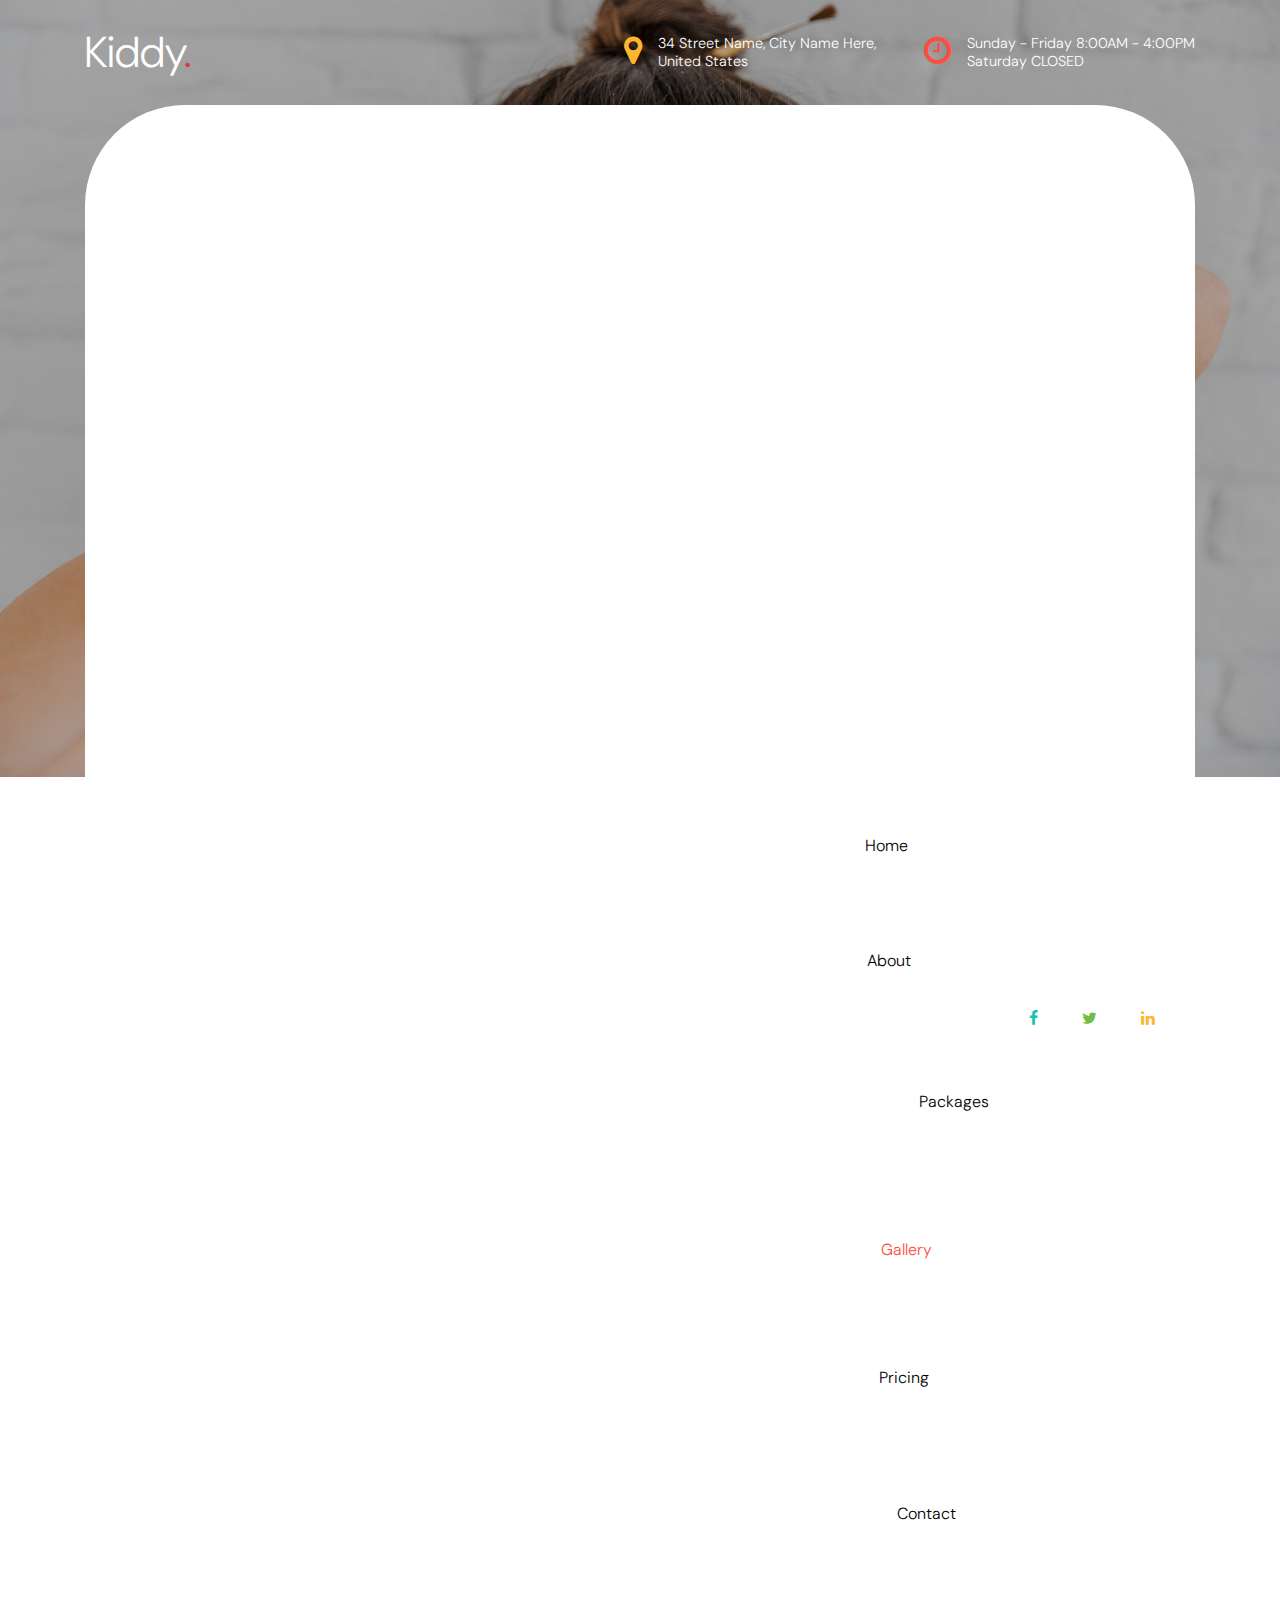
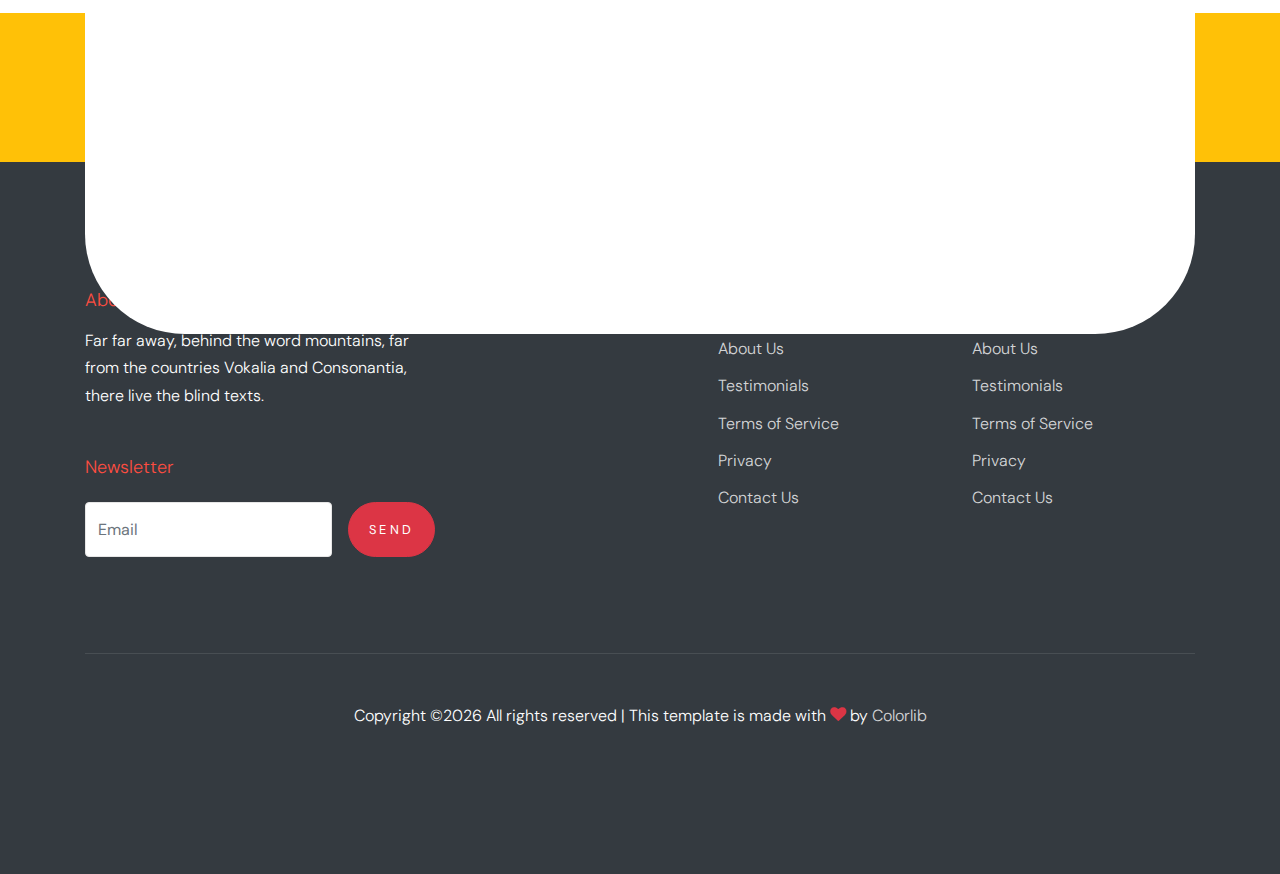
<file: gallery.html>
<!doctype html>
<html lang="en">

  <head>
    <title>Kiddy &mdash; Website Template by Colorlib</title>
    <meta charset="utf-8">
    <meta name="viewport" content="width=device-width, initial-scale=1, shrink-to-fit=no">

    <link href="https://fonts.googleapis.com/css?family=DM+Sans:300,400,700|Indie+Flower" rel="stylesheet">
    

    <link rel="stylesheet" href="fonts/icomoon/style.css">

    <link rel="stylesheet" href="css/bootstrap.min.css">
    <link rel="stylesheet" href="css/bootstrap-datepicker.css">
    <link rel="stylesheet" href="css/jquery.fancybox.min.css">
    <link rel="stylesheet" href="css/owl.carousel.min.css">
    <link rel="stylesheet" href="css/owl.theme.default.min.css">
    <link rel="stylesheet" href="fonts/flaticon/font/flaticon.css">
    <link rel="stylesheet" href="css/aos.css">

    <!-- MAIN CSS -->
    <link rel="stylesheet" href="css/style.css">

  </head>

  <body data-spy="scroll" data-target=".site-navbar-target" data-offset="300">

    
    <div class="site-wrap" id="home-section">

      <div class="site-mobile-menu site-navbar-target">
        <div class="site-mobile-menu-header">
          <div class="site-mobile-menu-close mt-3">
            <span class="icon-close2 js-menu-toggle"></span>
          </div>
        </div>
        <div class="site-mobile-menu-body"></div>
      </div>



      <header class="site-navbar site-navbar-target" role="banner">

        <div class="container mb-3">
          <div class="d-flex align-items-center">
            <div class="site-logo mr-auto">
              <a href="index.html">Kiddy<span class="text-primary">.</span></a>
            </div>
            <div class="site-quick-contact d-none d-lg-flex ml-auto ">
              <div class="d-flex site-info align-items-center mr-5">
                <span class="block-icon mr-3"><span class="icon-map-marker text-yellow"></span></span>
                <span>34 Street Name, City Name Here, <br> United States</span>
              </div>
              <div class="d-flex site-info align-items-center">
                <span class="block-icon mr-3"><span class="icon-clock-o"></span></span>
                <span>Sunday - Friday 8:00AM - 4:00PM <br> Saturday CLOSED</span>
              </div>
              
            </div>
          </div>
        </div>


        <div class="container">
          <div class="menu-wrap d-flex align-items-center">
            <span class="d-inline-block d-lg-none"><a href="#" class="text-black site-menu-toggle js-menu-toggle py-5"><span class="icon-menu h3 text-black"></span></a></span>

              

              <nav class="site-navigation text-left mr-auto d-none d-lg-block" role="navigation">
                <ul class="site-menu main-menu js-clone-nav mr-auto ">
                  <li><a href="index.html" class="nav-link">Home</a></li>
                  <li><a href="about.html" class="nav-link">About</a></li>
                  <li><a href="packages.html" class="nav-link">Packages</a></li>
                  <li class="active"><a href="gallery.html" class="nav-link">Gallery</a></li>
                  <li><a href="pricing.html" class="nav-link">Pricing</a></li>
                  <li><a href="contact.html" class="nav-link">Contact</a></li>
                </ul>
              </nav>

              <div class="top-social ml-auto">
                <a href="#"><span class="icon-facebook text-teal"></span></a>
                <a href="#"><span class="icon-twitter text-success"></span></a>
                <a href="#"><span class="icon-linkedin text-yellow"></span></a>
              </div>
          </div>
        </div>

       

      </header>

    <div class="ftco-blocks-cover-1">
       <!-- data-stellar-background-ratio="0.5" style="background-image: url('images/hero_1.jpg')" -->
      <div class="site-section-cover overlay" data-stellar-background-ratio="0.5" style="background-image: url('images/hero_1.jpg')">
        <div class="container">
          <div class="row align-items-center ">

            <div class="col-md-5 mt-5 pt-5">
              <span class="text-cursive h5 text-red">Gallery</span>
              <h1 class="mb-3 font-weight-bold text-teal">Gallery Of Kids</h1>
              <p><a href="index.html" class="text-white">Home</a> <span class="mx-3">/</span> <strong>Gallery</strong></p>
            </div>
            
          </div>
        </div>
      </div>
    </div>


    <div class="site-section">
      <div class="container">
        <div class="row mb-5">
          <div class="col-12 text-center">
            <span class="text-cursive h5 text-red d-block">Our Gallery</span>
            <h2 class="text-black">Gallery Of The Kids</h2>
          </div>
        </div>
        <div class="row">
          <div class="col-md-3 mb-4">
            <a href="images/img_1.jpg" data-fancybox="gal"><img src="images/img_1.jpg" alt="Image" class="img-fluid"></a>
          </div>
          <div class="col-md-3 mb-4">
            <a href="images/img_2.jpg" data-fancybox="gal"><img src="images/img_2.jpg" alt="Image" class="img-fluid"></a>
          </div>
          <div class="col-md-3 mb-4">
            <a href="images/img_3.jpg" data-fancybox="gal"><img src="images/img_3.jpg" alt="Image" class="img-fluid"></a>
          </div>
          <div class="col-md-3 mb-4">
            <a href="images/img_4.jpg" data-fancybox="gal"><img src="images/img_4.jpg" alt="Image" class="img-fluid"></a>
          </div>

          <div class="col-md-3 mb-4">
            <a href="images/img_5.jpg" data-fancybox="gal"><img src="images/img_5.jpg" alt="Image" class="img-fluid"></a>
          </div>
          <div class="col-md-3 mb-4">
            <a href="images/img_2.jpg" data-fancybox="gal"><img src="images/img_3.jpg" alt="Image" class="img-fluid"></a>
          </div>
          <div class="col-md-3 mb-4">
            <a href="images/img_2.jpg" data-fancybox="gal"><img src="images/img_2.jpg" alt="Image" class="img-fluid"></a>
          </div>
          <div class="col-md-3 mb-4">
            <img src="images/img_1.jpg" alt="Image" class="img-fluid">
          </div>
        </div>
      </div>
    </div>
    

    


    <div class="site-section py-5 bg-warning">
      <div class="container">
        <div class="row justify-content-center">
          <div class="col-md-12 d-flex">
          <h2 class="text-white m-0">Bring Fun Life To Your Kids</h2>
          <a href="#" class="btn btn-primary btn-custom-1 py-3 px-5 ml-auto">Get Started</a>
          </div>
        </div>
      </div>
    </div>
    

    <footer class="site-footer">
      <div class="container">
        <div class="row">
          <div class="col-lg-4">
            <h2 class="footer-heading mb-3">About Us</h2>
                <p class="mb-5">Far far away, behind the word mountains, far from the countries Vokalia and Consonantia, there live the blind texts. </p>

                <h2 class="footer-heading mb-4">Newsletter</h2>
                <form action="#" class="d-flex" class="subscribe">
                  <input type="text" class="form-control mr-3" placeholder="Email">
                  <input type="submit" value="Send" class="btn btn-primary">
                </form>
          </div>
          <div class="col-lg-8 ml-auto">
            <div class="row">
              <div class="col-lg-4 ml-auto">
                <h2 class="footer-heading mb-4">Navigation</h2>
                <ul class="list-unstyled">
                  <li><a href="#">About Us</a></li>
                  <li><a href="#">Testimonials</a></li>
                  <li><a href="#">Terms of Service</a></li>
                  <li><a href="#">Privacy</a></li>
                  <li><a href="#">Contact Us</a></li>
                </ul>
              </div>
              <div class="col-lg-4">
                <h2 class="footer-heading mb-4">Navigation</h2>
                <ul class="list-unstyled">
                  <li><a href="#">About Us</a></li>
                  <li><a href="#">Testimonials</a></li>
                  <li><a href="#">Terms of Service</a></li>
                  <li><a href="#">Privacy</a></li>
                  <li><a href="#">Contact Us</a></li>
                </ul>
                
              </div>

              
              
            </div>
          </div>
        </div>
        <div class="row pt-5 mt-5 text-center">
          <div class="col-md-12">
            <div class="border-top pt-5">
              <p>
            <!-- Link back to Colorlib can't be removed. Template is licensed under CC BY 3.0. -->
            Copyright &copy;<script>document.write(new Date().getFullYear());</script> All rights reserved | This template is made with <i class="icon-heart text-danger" aria-hidden="true"></i> by <a href="https://colorlib.com" target="_blank" >Colorlib</a>
            <!-- Link back to Colorlib can't be removed. Template is licensed under CC BY 3.0. -->
            </p>
            </div>
          </div>

        </div>
      </div>
    </footer>

    </div>

    <script src="js/jquery-3.3.1.min.js"></script>
    <script src="js/jquery-migrate-3.0.0.js"></script>
    <script src="js/popper.min.js"></script>
    <script src="js/bootstrap.min.js"></script>
    <script src="js/owl.carousel.min.js"></script>
    <script src="js/jquery.sticky.js"></script>
    <script src="js/jquery.waypoints.min.js"></script>
    <script src="js/jquery.animateNumber.min.js"></script>
    <script src="js/jquery.fancybox.min.js"></script>
    <script src="js/jquery.stellar.min.js"></script>
    <script src="js/jquery.easing.1.3.js"></script>
    <script src="js/bootstrap-datepicker.min.js"></script>
    <script src="js/aos.js"></script>

    <script src="js/main.js"></script>

  </body>

</html>
</file>
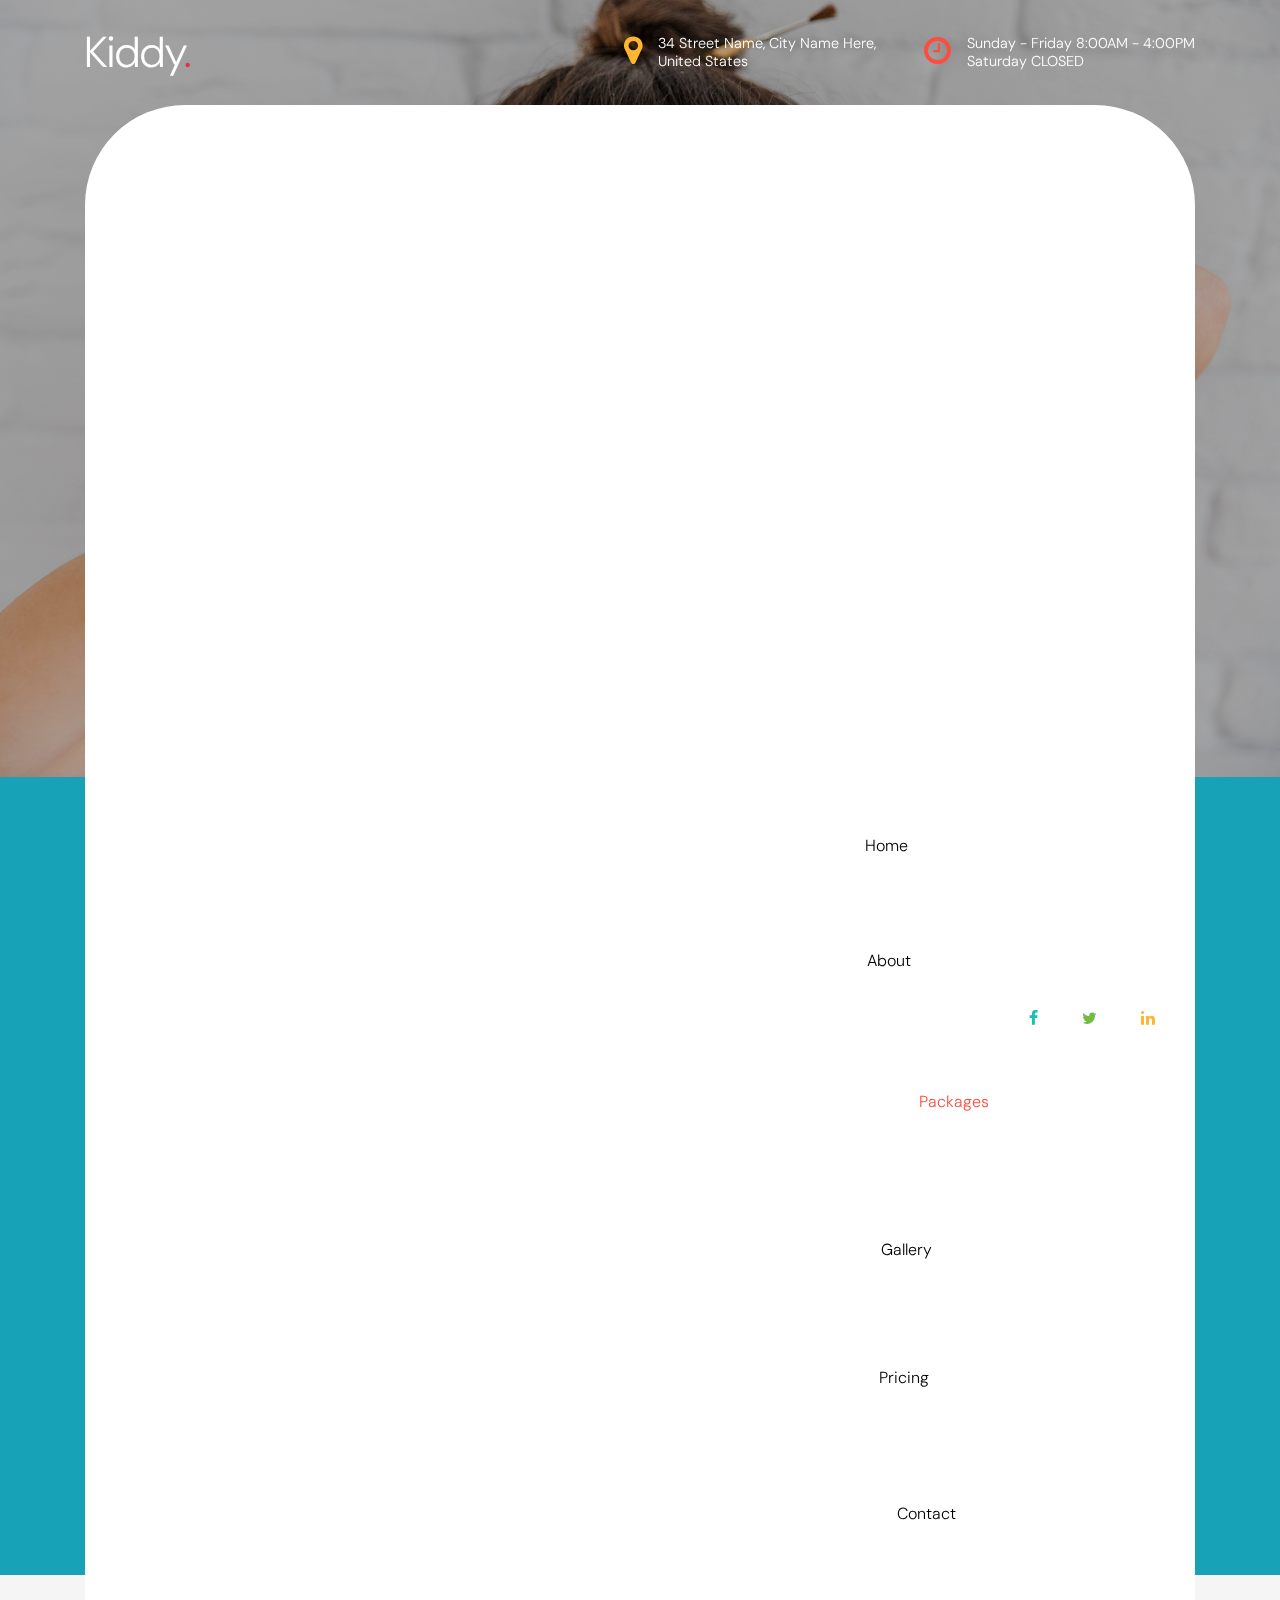
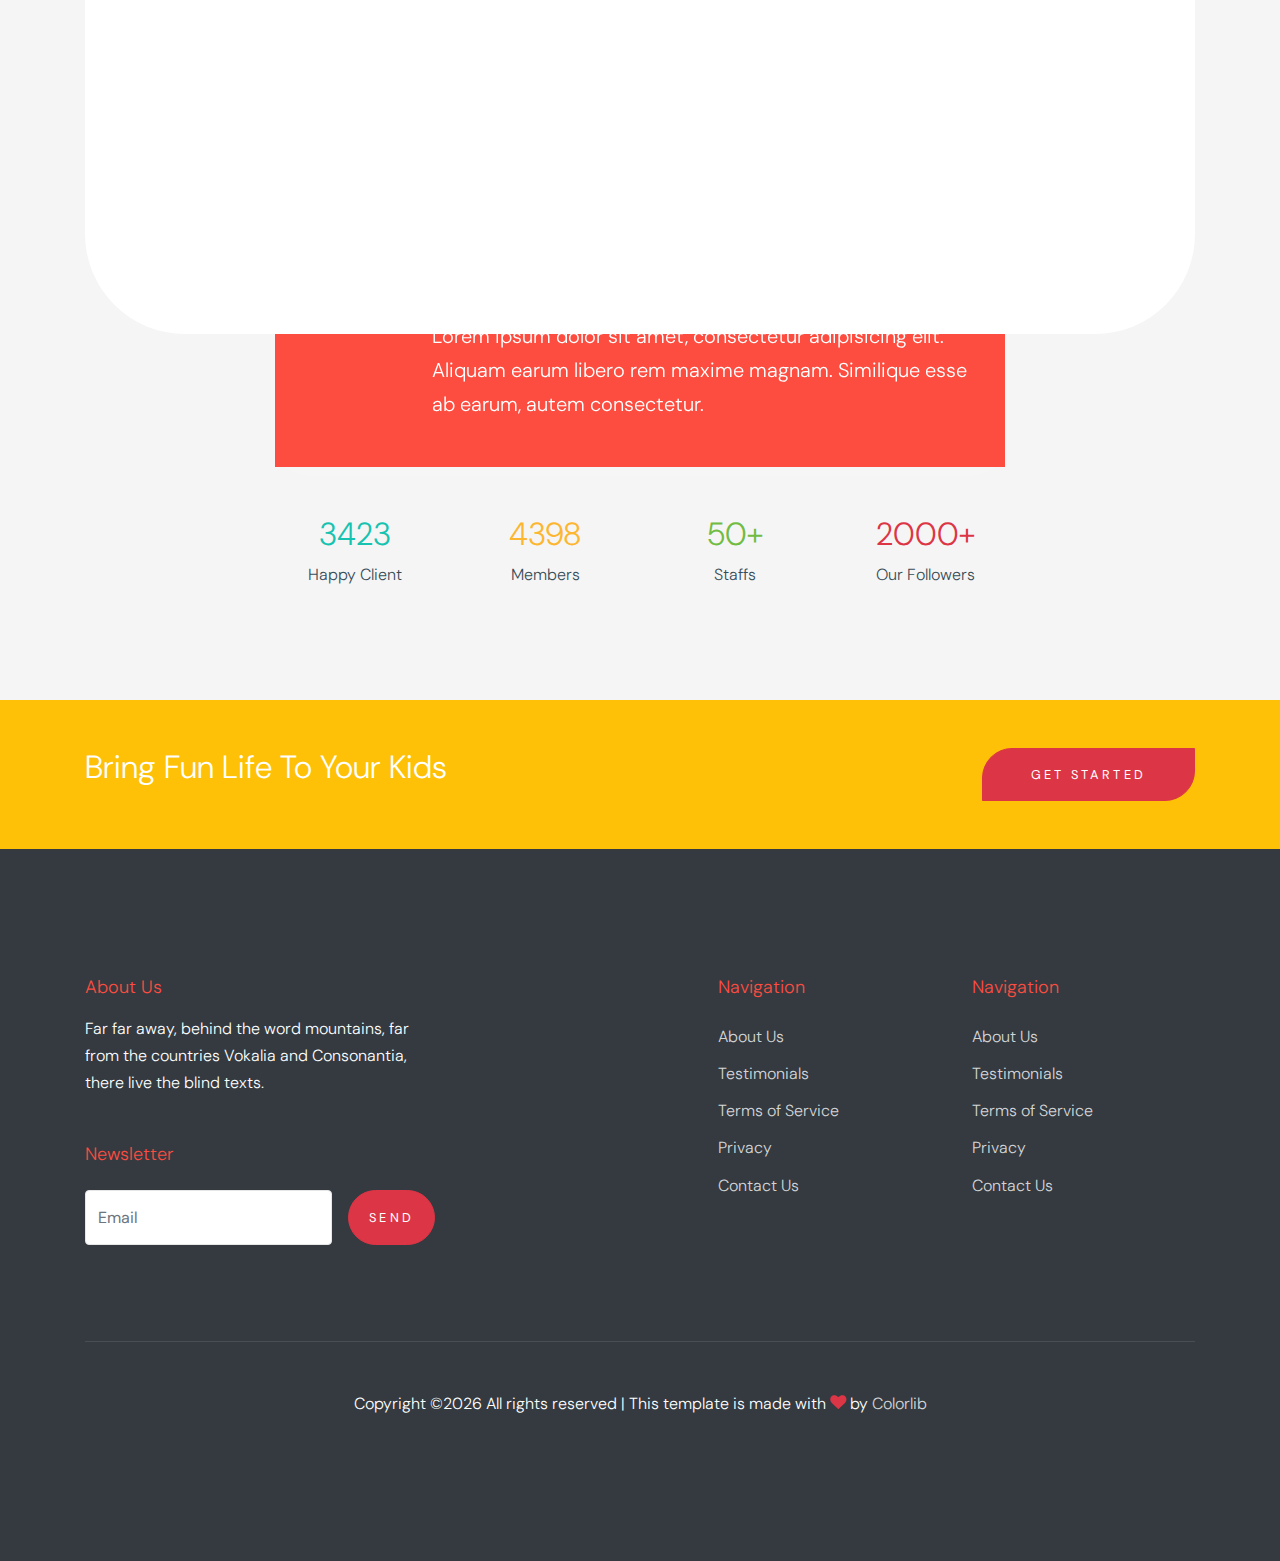
<file: packages.html>
<!doctype html>
<html lang="en">

  <head>
    <title>Kiddy &mdash; Website Template by Colorlib</title>
    <meta charset="utf-8">
    <meta name="viewport" content="width=device-width, initial-scale=1, shrink-to-fit=no">

    <link href="https://fonts.googleapis.com/css?family=DM+Sans:300,400,700|Indie+Flower" rel="stylesheet">
    

    <link rel="stylesheet" href="fonts/icomoon/style.css">

    <link rel="stylesheet" href="css/bootstrap.min.css">
    <link rel="stylesheet" href="css/bootstrap-datepicker.css">
    <link rel="stylesheet" href="css/jquery.fancybox.min.css">
    <link rel="stylesheet" href="css/owl.carousel.min.css">
    <link rel="stylesheet" href="css/owl.theme.default.min.css">
    <link rel="stylesheet" href="fonts/flaticon/font/flaticon.css">
    <link rel="stylesheet" href="css/aos.css">

    <!-- MAIN CSS -->
    <link rel="stylesheet" href="css/style.css">

  </head>

  <body data-spy="scroll" data-target=".site-navbar-target" data-offset="300">

    
    <div class="site-wrap" id="home-section">

      <div class="site-mobile-menu site-navbar-target">
        <div class="site-mobile-menu-header">
          <div class="site-mobile-menu-close mt-3">
            <span class="icon-close2 js-menu-toggle"></span>
          </div>
        </div>
        <div class="site-mobile-menu-body"></div>
      </div>



      <header class="site-navbar site-navbar-target" role="banner">

        <div class="container mb-3">
          <div class="d-flex align-items-center">
            <div class="site-logo mr-auto">
              <a href="index.html">Kiddy<span class="text-primary">.</span></a>
            </div>
            <div class="site-quick-contact d-none d-lg-flex ml-auto ">
              <div class="d-flex site-info align-items-center mr-5">
                <span class="block-icon mr-3"><span class="icon-map-marker text-yellow"></span></span>
                <span>34 Street Name, City Name Here, <br> United States</span>
              </div>
              <div class="d-flex site-info align-items-center">
                <span class="block-icon mr-3"><span class="icon-clock-o"></span></span>
                <span>Sunday - Friday 8:00AM - 4:00PM <br> Saturday CLOSED</span>
              </div>
              
            </div>
          </div>
        </div>


        <div class="container">
          <div class="menu-wrap d-flex align-items-center">
            <span class="d-inline-block d-lg-none"><a href="#" class="text-black site-menu-toggle js-menu-toggle py-5"><span class="icon-menu h3 text-black"></span></a></span>

              

              <nav class="site-navigation text-left mr-auto d-none d-lg-block" role="navigation">
                <ul class="site-menu main-menu js-clone-nav mr-auto ">
                  <li><a href="index.html" class="nav-link">Home</a></li>
                  <li><a href="about.html" class="nav-link">About</a></li>
                  <li class="active"><a href="packages.html" class="nav-link">Packages</a></li>
                  <li><a href="gallery.html" class="nav-link">Gallery</a></li>
                  <li><a href="pricing.html" class="nav-link">Pricing</a></li>
                  <li><a href="contact.html" class="nav-link">Contact</a></li>
                </ul>
              </nav>

              <div class="top-social ml-auto">
                <a href="#"><span class="icon-facebook text-teal"></span></a>
                <a href="#"><span class="icon-twitter text-success"></span></a>
                <a href="#"><span class="icon-linkedin text-yellow"></span></a>
              </div>
          </div>
        </div>

       

      </header>

    <div class="ftco-blocks-cover-1">
       <!-- data-stellar-background-ratio="0.5" style="background-image: url('images/hero_1.jpg')" -->
      <div class="site-section-cover overlay" data-stellar-background-ratio="0.5" style="background-image: url('images/hero_1.jpg')">
        <div class="container">
          <div class="row align-items-center ">

            <div class="col-md-5 mt-5 pt-5">
              <span class="text-cursive h5 text-red">Welcome To Our Website</span>
              <h1 class="mb-3 font-weight-bold text-teal">Packages</h1>
              <p><a href="index.html" class="text-white">Home</a> <span class="mx-3">/</span> <strong>Packages</strong></p>
            </div>
            
          </div>
        </div>
      </div>
    </div>


    <div class="site-section bg-info">
      <div class="container">
        <div class="row mb-5">
          <div class="col-12 text-center">
            <span class="text-cursive h5 text-red d-block">Packages You Like</span>
            <h2 class="text-white">Our Packages</h2>
          </div>
        </div>
        <div class="row">
          <div class="col-lg-4">
            <div class="package text-center bg-white">
              <span class="img-wrap"><img src="images/flaticon/svg/001-jigsaw.svg" alt="Image" class="img-fluid"></span>
              <h3 class="text-teal">Indoor Games</h3>
              <p>Lorem ipsum dolor sit amet. Consequatur aliquam, fuga maiores amet quo corporis distinctio soluta recusandae?</p>
              <p><a href="#" class="btn btn-primary btn-custom-1 mt-4">Learn More</a></p>
            </div>
          </div>
          <div class="col-lg-4">
            <div class="package text-center bg-white">
              <span class="img-wrap"><img src="images/flaticon/svg/002-target.svg" alt="Image" class="img-fluid"></span>
              <h3 class="text-success">Outdoor Game and Event</h3>
              <p>Lorem ipsum dolor sit amet. Consequatur aliquam, fuga maiores amet quo corporis distinctio soluta recusandae?</p>
              <p><a href="#" class="btn btn-warning btn-custom-1 mt-4">Learn More</a></p>
            </div>
          </div>
          <div class="col-lg-4">
            <div class="package text-center bg-white">
              <span class="img-wrap"><img src="images/flaticon/svg/003-mission.svg" alt="Image" class="img-fluid"></span>
              <h3 class="text-danger">Camping for Kids</h3>
              <p>Lorem ipsum dolor sit amet. Consequatur aliquam, fuga maiores amet quo corporis distinctio soluta recusandae?</p>
              <p><a href="#" class="btn btn-success btn-custom-1 mt-4">Learn More</a></p>
            </div>
          </div>
        </div>
      </div>
    </div>
    
    <div class="site-section bg-light">
      <div class="container">
        <div class="row mb-5">
          <div class="col-12 text-center">
            <span class="text-cursive h5 text-red d-block">Testimonial</span>
            <h2 class="text-black">What Our Client Says About Us</h2>
          </div>
        </div>
        <div class="row justify-content-center">
          <div class="col-md-8">
            <div class="testimonial-3-wrap">
              

              <div class="owl-carousel nonloop-block-13">
                <div class="testimonial-3 d-flex">
                  <div class="vcard-wrap mr-5">
                    <img src="images/person_1.jpg" alt="Image" class="vcard img-fluid">
                  </div>
                  <div class="text">
                    <h3>Jeff Woodland</h3>
                    <p class="position">Partner</p>
                    <p>Lorem ipsum dolor sit amet, consectetur adipisicing elit. Aliquam earum libero rem maxime magnam. Similique esse ab earum, autem consectetur.</p>
                  </div>
                </div>

                <div class="testimonial-3 d-flex">
                  <div class="vcard-wrap mr-5">
                    <img src="images/person_3.jpg" alt="Image" class="vcard img-fluid">
                  </div>
                  <div class="text">
                    <h3>Jeff Woodland</h3>
                    <p class="position">Partner</p>
                    <p>Lorem ipsum dolor sit amet, consectetur adipisicing elit. Aliquam earum libero rem maxime magnam. Similique esse ab earum, autem consectetur.</p>
                  </div>
                </div>

                <div class="testimonial-3 d-flex">
                  <div class="vcard-wrap mr-5">
                    <img src="images/person_2.jpg" alt="Image" class="vcard img-fluid">
                  </div>
                  <div class="text">
                    <h3>Jeff Woodland</h3>
                    <p class="position">Partner</p>
                    <p>Lorem ipsum dolor sit amet, consectetur adipisicing elit. Aliquam earum libero rem maxime magnam. Similique esse ab earum, autem consectetur.</p>
                  </div>
                </div>
              </div>

            </div>
          </div>
        </div>
        <div class="row mt-5 justify-content-center">

          <div class="col-md-8">
            

            <div class="row">
              <div class="col-lg-3 text-center">
                <span class="text-teal h2 d-block">3423</span>
                <span>Happy Client</span>
              </div>
              <div class="col-lg-3 text-center">
                <span class="text-yellow h2 d-block">4398</span>
                <span>Members</span>
              </div>
              <div class="col-lg-3 text-center">
                <span class="text-success h2 d-block">50+</span>
                <span>Staffs</span>
              </div>
              <div class="col-lg-3 text-center">
                <span class="text-danger h2 d-block">2000+</span>
                <span>Our Followers</span>
              </div>
            </div>

          </div>
        </div>
      </div>
    </div>


    <div class="site-section py-5 bg-warning">
      <div class="container">
        <div class="row justify-content-center">
          <div class="col-md-12 d-flex">
          <h2 class="text-white m-0">Bring Fun Life To Your Kids</h2>
          <a href="#" class="btn btn-primary btn-custom-1 py-3 px-5 ml-auto">Get Started</a>
          </div>
        </div>
      </div>
    </div>
    

    <footer class="site-footer">
      <div class="container">
        <div class="row">
          <div class="col-lg-4">
            <h2 class="footer-heading mb-3">About Us</h2>
                <p class="mb-5">Far far away, behind the word mountains, far from the countries Vokalia and Consonantia, there live the blind texts. </p>

                <h2 class="footer-heading mb-4">Newsletter</h2>
                <form action="#" class="d-flex" class="subscribe">
                  <input type="text" class="form-control mr-3" placeholder="Email">
                  <input type="submit" value="Send" class="btn btn-primary">
                </form>
          </div>
          <div class="col-lg-8 ml-auto">
            <div class="row">
              <div class="col-lg-4 ml-auto">
                <h2 class="footer-heading mb-4">Navigation</h2>
                <ul class="list-unstyled">
                  <li><a href="#">About Us</a></li>
                  <li><a href="#">Testimonials</a></li>
                  <li><a href="#">Terms of Service</a></li>
                  <li><a href="#">Privacy</a></li>
                  <li><a href="#">Contact Us</a></li>
                </ul>
              </div>
              <div class="col-lg-4">
                <h2 class="footer-heading mb-4">Navigation</h2>
                <ul class="list-unstyled">
                  <li><a href="#">About Us</a></li>
                  <li><a href="#">Testimonials</a></li>
                  <li><a href="#">Terms of Service</a></li>
                  <li><a href="#">Privacy</a></li>
                  <li><a href="#">Contact Us</a></li>
                </ul>
                
              </div>

              
              
            </div>
          </div>
        </div>
        <div class="row pt-5 mt-5 text-center">
          <div class="col-md-12">
            <div class="border-top pt-5">
              <p>
            <!-- Link back to Colorlib can't be removed. Template is licensed under CC BY 3.0. -->
            Copyright &copy;<script>document.write(new Date().getFullYear());</script> All rights reserved | This template is made with <i class="icon-heart text-danger" aria-hidden="true"></i> by <a href="https://colorlib.com" target="_blank" >Colorlib</a>
            <!-- Link back to Colorlib can't be removed. Template is licensed under CC BY 3.0. -->
            </p>
            </div>
          </div>

        </div>
      </div>
    </footer>

    </div>

    <script src="js/jquery-3.3.1.min.js"></script>
    <script src="js/jquery-migrate-3.0.0.js"></script>
    <script src="js/popper.min.js"></script>
    <script src="js/bootstrap.min.js"></script>
    <script src="js/owl.carousel.min.js"></script>
    <script src="js/jquery.sticky.js"></script>
    <script src="js/jquery.waypoints.min.js"></script>
    <script src="js/jquery.animateNumber.min.js"></script>
    <script src="js/jquery.fancybox.min.js"></script>
    <script src="js/jquery.stellar.min.js"></script>
    <script src="js/jquery.easing.1.3.js"></script>
    <script src="js/bootstrap-datepicker.min.js"></script>
    <script src="js/aos.js"></script>

    <script src="js/main.js"></script>

  </body>

</html>
</file>
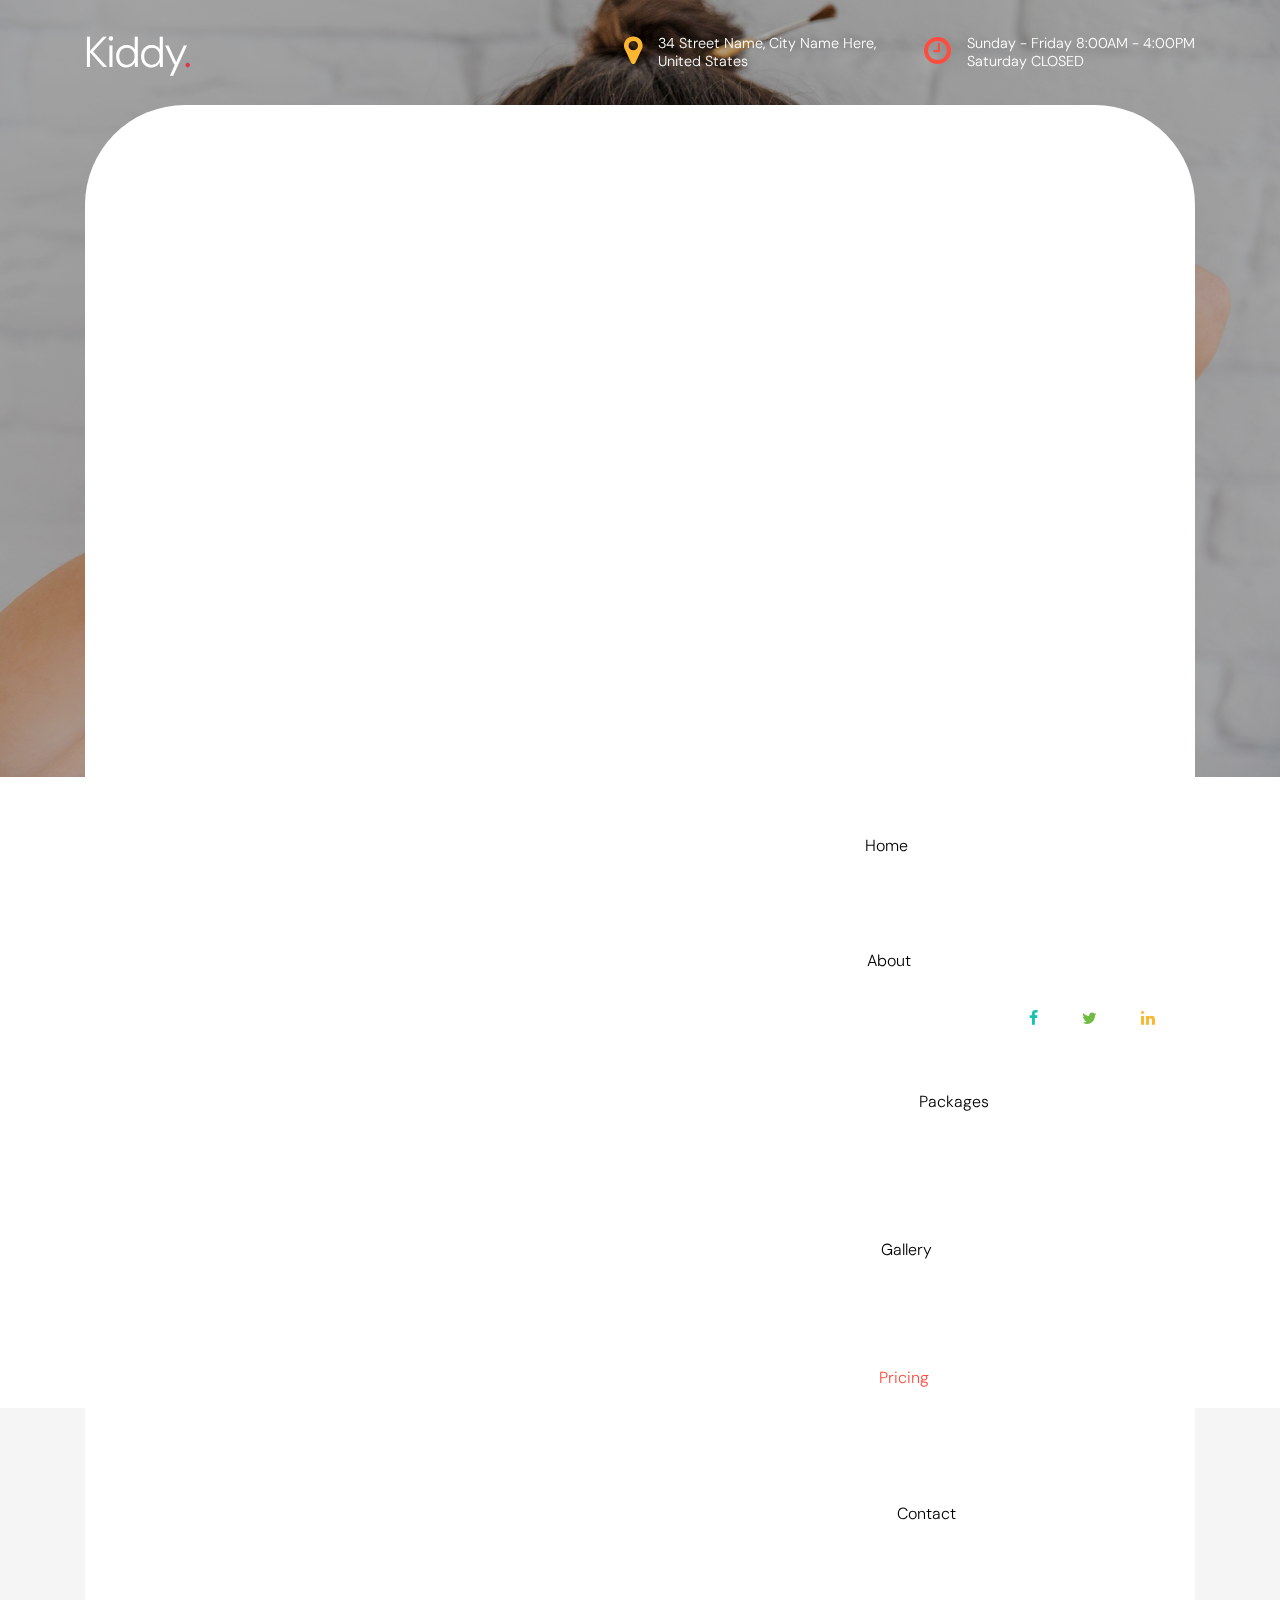
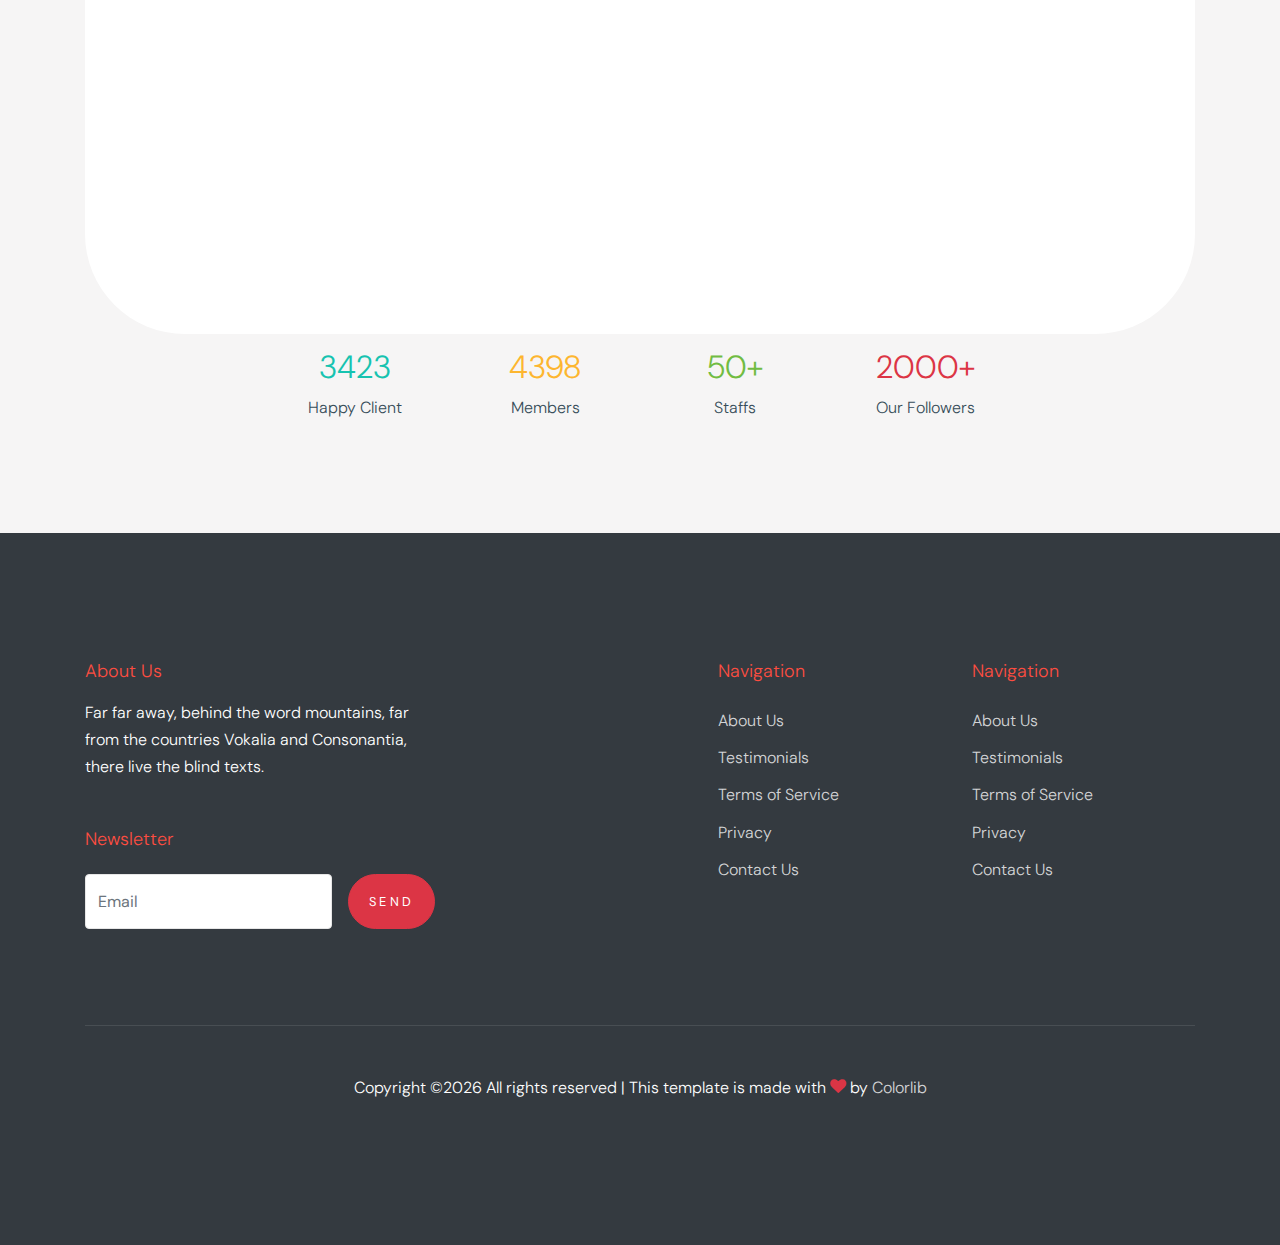
<file: pricing.html>
<!doctype html>
<html lang="en">

  <head>
    <title>Kiddy &mdash; Website Template by Colorlib</title>
    <meta charset="utf-8">
    <meta name="viewport" content="width=device-width, initial-scale=1, shrink-to-fit=no">

    <link href="https://fonts.googleapis.com/css?family=DM+Sans:300,400,700|Indie+Flower" rel="stylesheet">
    

    <link rel="stylesheet" href="fonts/icomoon/style.css">

    <link rel="stylesheet" href="css/bootstrap.min.css">
    <link rel="stylesheet" href="css/bootstrap-datepicker.css">
    <link rel="stylesheet" href="css/jquery.fancybox.min.css">
    <link rel="stylesheet" href="css/owl.carousel.min.css">
    <link rel="stylesheet" href="css/owl.theme.default.min.css">
    <link rel="stylesheet" href="fonts/flaticon/font/flaticon.css">
    <link rel="stylesheet" href="css/aos.css">

    <!-- MAIN CSS -->
    <link rel="stylesheet" href="css/style.css">

  </head>

  <body data-spy="scroll" data-target=".site-navbar-target" data-offset="300">

    
    <div class="site-wrap" id="home-section">

      <div class="site-mobile-menu site-navbar-target">
        <div class="site-mobile-menu-header">
          <div class="site-mobile-menu-close mt-3">
            <span class="icon-close2 js-menu-toggle"></span>
          </div>
        </div>
        <div class="site-mobile-menu-body"></div>
      </div>



      <header class="site-navbar site-navbar-target" role="banner">

        <div class="container mb-3">
          <div class="d-flex align-items-center">
            <div class="site-logo mr-auto">
              <a href="index.html">Kiddy<span class="text-primary">.</span></a>
            </div>
            <div class="site-quick-contact d-none d-lg-flex ml-auto ">
              <div class="d-flex site-info align-items-center mr-5">
                <span class="block-icon mr-3"><span class="icon-map-marker text-yellow"></span></span>
                <span>34 Street Name, City Name Here, <br> United States</span>
              </div>
              <div class="d-flex site-info align-items-center">
                <span class="block-icon mr-3"><span class="icon-clock-o"></span></span>
                <span>Sunday - Friday 8:00AM - 4:00PM <br> Saturday CLOSED</span>
              </div>
              
            </div>
          </div>
        </div>


        <div class="container">
          <div class="menu-wrap d-flex align-items-center">
            <span class="d-inline-block d-lg-none"><a href="#" class="text-black site-menu-toggle js-menu-toggle py-5"><span class="icon-menu h3 text-black"></span></a></span>

              

              <nav class="site-navigation text-left mr-auto d-none d-lg-block" role="navigation">
                <ul class="site-menu main-menu js-clone-nav mr-auto ">
                  <li><a href="index.html" class="nav-link">Home</a></li>
                  <li><a href="about.html" class="nav-link">About</a></li>
                  <li><a href="packages.html" class="nav-link">Packages</a></li>
                  <li><a href="gallery.html" class="nav-link">Gallery</a></li>
                  <li class="active"><a href="pricing.html" class="nav-link">Pricing</a></li>
                  <li><a href="contact.html" class="nav-link">Contact</a></li>
                </ul>
              </nav>

              <div class="top-social ml-auto">
                <a href="#"><span class="icon-facebook text-teal"></span></a>
                <a href="#"><span class="icon-twitter text-success"></span></a>
                <a href="#"><span class="icon-linkedin text-yellow"></span></a>
              </div>
          </div>
        </div>

       

      </header>

    <div class="ftco-blocks-cover-1">
      <div class="site-section-cover overlay" data-stellar-background-ratio="0.5" style="background-image: url('images/hero_1.jpg')">
        <div class="container">
          <div class="row align-items-center ">

            <div class="col-md-5 mt-5 pt-5">
              <span class="text-cursive h5 text-red">Pricing</span>
              <h1 class="mb-3 font-weight-bold text-teal">Our Pricing</h1>
              <p><a href="index.html" class="text-white">Home</a> <span class="mx-3">/</span> <strong>Pricing</strong></p>
            </div>
            
          </div>
        </div>
      </div>
    </div>


    <div class="site-section">
      <div class="container">
        <div class="row">
          <div class="col-md-4">
            <span class="text-cursive h5 text-red d-block">Pricing Plan</span>
            <h2 class="text-black">Our Pricing</h2>
            <p>Lorem ipsum dolor sit amet, consectetur adipisicing elit. Nemo quis cupiditate fugit, voluptatibus ullam, non laboriosam alias veniam, ex inventore iure sed?</p>
          </div>
          <div class="col-md-4">
            <div class="pricing teal">
              <span class="price">
                <span>$30</span>
              </span>
              <h3>Silver Pack</h3>
              <ul class="ul-check list-unstyled teal">
                <li>Lorem ipsum dolor sit amet</li>  
                <li>Consectetur adipisicing elit</li>
                <li>Nemo quis cupiditate</li>
              </ul>
              <p><a href="#" class="btn btn-teal btn-custom-1 mt-4">Buy Now</a></p>
            </div>
          </div>
          <div class="col-md-4">
            <div class="pricing danger">
              <span class="price">
                <span>$70</span>
              </span>
              <h3>Golden Pack</h3>
              <ul class="ul-check list-unstyled danger">
                <li>Lorem ipsum dolor sit amet</li>  
                <li>Consectetur adipisicing elit</li>
                <li>Nemo quis cupiditate</li>
              </ul>
              <p><a href="#" class="btn btn-danger btn-custom-1 mt-4">Buy Now</a></p>
            </div>
          </div>
        </div>
      </div>
    </div>

    <div class="site-section bg-light">
      <div class="container">
        <div class="row mb-5">
          <div class="col-12 text-center">
            <span class="text-cursive h5 text-red d-block">Testimonial</span>
            <h2 class="text-black">What Our Client Says About Us</h2>
          </div>
        </div>
        <div class="row justify-content-center">
          <div class="col-md-8">
            <div class="testimonial-3-wrap">
              

              <div class="owl-carousel nonloop-block-13">
                <div class="testimonial-3 d-flex">
                  <div class="vcard-wrap mr-5">
                    <img src="images/person_1.jpg" alt="Image" class="vcard img-fluid">
                  </div>
                  <div class="text">
                    <h3>Jeff Woodland</h3>
                    <p class="position">Partner</p>
                    <p>Lorem ipsum dolor sit amet, consectetur adipisicing elit. Aliquam earum libero rem maxime magnam. Similique esse ab earum, autem consectetur.</p>
                  </div>
                </div>

                <div class="testimonial-3 d-flex">
                  <div class="vcard-wrap mr-5">
                    <img src="images/person_3.jpg" alt="Image" class="vcard img-fluid">
                  </div>
                  <div class="text">
                    <h3>Jeff Woodland</h3>
                    <p class="position">Partner</p>
                    <p>Lorem ipsum dolor sit amet, consectetur adipisicing elit. Aliquam earum libero rem maxime magnam. Similique esse ab earum, autem consectetur.</p>
                  </div>
                </div>

                <div class="testimonial-3 d-flex">
                  <div class="vcard-wrap mr-5">
                    <img src="images/person_2.jpg" alt="Image" class="vcard img-fluid">
                  </div>
                  <div class="text">
                    <h3>Jeff Woodland</h3>
                    <p class="position">Partner</p>
                    <p>Lorem ipsum dolor sit amet, consectetur adipisicing elit. Aliquam earum libero rem maxime magnam. Similique esse ab earum, autem consectetur.</p>
                  </div>
                </div>
              </div>

            </div>
          </div>
        </div>
        <div class="row mt-5 justify-content-center">

          <div class="col-md-8">
            

            <div class="row">
              <div class="col-lg-3 text-center">
                <span class="text-teal h2 d-block">3423</span>
                <span>Happy Client</span>
              </div>
              <div class="col-lg-3 text-center">
                <span class="text-yellow h2 d-block">4398</span>
                <span>Members</span>
              </div>
              <div class="col-lg-3 text-center">
                <span class="text-success h2 d-block">50+</span>
                <span>Staffs</span>
              </div>
              <div class="col-lg-3 text-center">
                <span class="text-danger h2 d-block">2000+</span>
                <span>Our Followers</span>
              </div>
            </div>

          </div>
        </div>
      </div>
    </div>

    

    <footer class="site-footer">
      <div class="container">
        <div class="row">
          <div class="col-lg-4">
            <h2 class="footer-heading mb-3">About Us</h2>
                <p class="mb-5">Far far away, behind the word mountains, far from the countries Vokalia and Consonantia, there live the blind texts. </p>

                <h2 class="footer-heading mb-4">Newsletter</h2>
                <form action="#" class="d-flex" class="subscribe">
                  <input type="text" class="form-control mr-3" placeholder="Email">
                  <input type="submit" value="Send" class="btn btn-primary">
                </form>
          </div>
          <div class="col-lg-8 ml-auto">
            <div class="row">
              <div class="col-lg-4 ml-auto">
                <h2 class="footer-heading mb-4">Navigation</h2>
                <ul class="list-unstyled">
                  <li><a href="#">About Us</a></li>
                  <li><a href="#">Testimonials</a></li>
                  <li><a href="#">Terms of Service</a></li>
                  <li><a href="#">Privacy</a></li>
                  <li><a href="#">Contact Us</a></li>
                </ul>
              </div>
              <div class="col-lg-4">
                <h2 class="footer-heading mb-4">Navigation</h2>
                <ul class="list-unstyled">
                  <li><a href="#">About Us</a></li>
                  <li><a href="#">Testimonials</a></li>
                  <li><a href="#">Terms of Service</a></li>
                  <li><a href="#">Privacy</a></li>
                  <li><a href="#">Contact Us</a></li>
                </ul>
                
              </div>

              
              
            </div>
          </div>
        </div>
        <div class="row pt-5 mt-5 text-center">
          <div class="col-md-12">
            <div class="border-top pt-5">
              <p>
            <!-- Link back to Colorlib can't be removed. Template is licensed under CC BY 3.0. -->
            Copyright &copy;<script>document.write(new Date().getFullYear());</script> All rights reserved | This template is made with <i class="icon-heart text-danger" aria-hidden="true"></i> by <a href="https://colorlib.com" target="_blank" >Colorlib</a>
            <!-- Link back to Colorlib can't be removed. Template is licensed under CC BY 3.0. -->
            </p>
            </div>
          </div>

        </div>
      </div>
    </footer>

    </div>

    <script src="js/jquery-3.3.1.min.js"></script>
    <script src="js/jquery-migrate-3.0.0.js"></script>
    <script src="js/popper.min.js"></script>
    <script src="js/bootstrap.min.js"></script>
    <script src="js/owl.carousel.min.js"></script>
    <script src="js/jquery.sticky.js"></script>
    <script src="js/jquery.waypoints.min.js"></script>
    <script src="js/jquery.animateNumber.min.js"></script>
    <script src="js/jquery.fancybox.min.js"></script>
    <script src="js/jquery.stellar.min.js"></script>
    <script src="js/jquery.easing.1.3.js"></script>
    <script src="js/bootstrap-datepicker.min.js"></script>
    <script src="js/aos.js"></script>

    <script src="js/main.js"></script>

  </body>

</html>
</file>
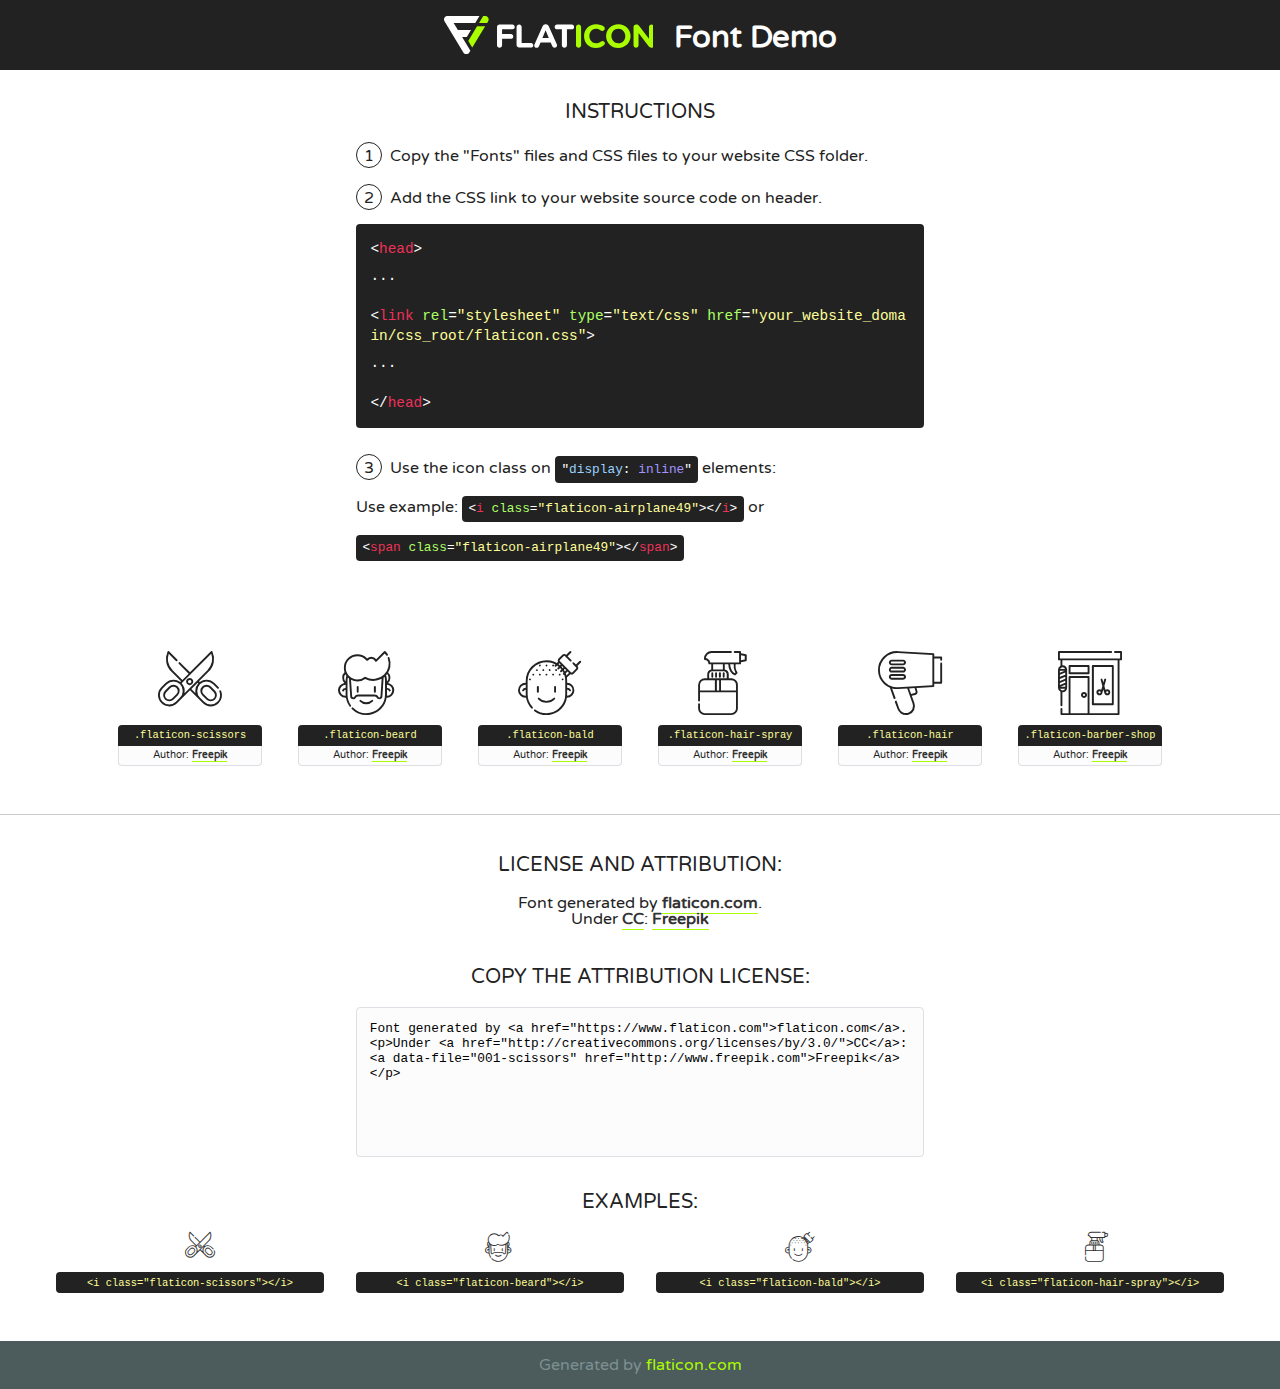
<file: fonts/flaticon/font/flaticon.html>
<!DOCTYPE html>
<!--
  Flaticon icon font: Flaticon
  Creation date: 23/07/2019 22:03
-->
<html>
<!DOCTYPE html>
<html>

<head>
    <title>Flaticon WebFont</title>
    <link href="http://fonts.googleapis.com/css?family=Varela+Round" rel="stylesheet" type="text/css" />
    <link rel="stylesheet" type="text/css" href="flaticon.css">
    <meta charset="UTF-8">
    <style>
    html, body, div, span, applet, object, iframe,
    h1, h2, h3, h4, h5, h6, p, blockquote, pre,
    a, abbr, acronym, address, big, cite, code,
    del, dfn, em, img, ins, kbd, q, s, samp,
    small, strike, strong, sub, sup, tt, var,
    b, u, i, center,
    dl, dt, dd, ol, ul, li,
    fieldset, form, label, legend,
    table, caption, tbody, tfoot, thead, tr, th, td,
    article, aside, canvas, details, embed, 
    figure, figcaption, footer, header, hgroup, 
    menu, nav, output, ruby, section, summary,
    time, mark, audio, video {
        margin: 0;
        padding: 0;
        border: 0;
        font-size: 100%;
        font: inherit;
        vertical-align: baseline;
    }
    /* HTML5 display-role reset for older browsers */
    article, aside, details, figcaption, figure, 
    footer, header, hgroup, menu, nav, section {
        display: block;
    }
    body {
        line-height: 1;
    }
    ol, ul {
        list-style: none;
    }
    blockquote, q {
        quotes: none;
    }
    blockquote:before, blockquote:after,
    q:before, q:after {
        content: '';
        content: none;
    }
    table {
        border-collapse: collapse;
        border-spacing: 0;
    }
    body {
        font-family: 'Varela Round', Helvetica, Arial, sans-serif;
        font-size: 16px;
        color: #222;
    }
    a {
        color: #333;
        border-bottom: 1px solid #a9fd00;
        font-weight: bold;
        text-decoration: none;
    }
    * {
        -moz-box-sizing: border-box;
        -webkit-box-sizing: border-box;
        box-sizing: border-box;
        margin: 0;
        padding: 0;
    }
    [class^="flaticon-"]:before, [class*=" flaticon-"]:before, [class^="flaticon-"]:after, [class*=" flaticon-"]:after {
        font-family: Flaticon;
        font-size: 30px;
        font-style: normal;
        margin-left: 20px;
        color: #333;
    }
    .wrapper {
        max-width: 600px;
        margin: auto;
        padding: 0 1em;
    }
    .title {
        font-size: 1.25em;
        text-align: center;
        margin-bottom: 1em;
        text-transform: uppercase;
    }
    header {
        text-align: center;
        background-color: #222;
        color: #fff;
        padding: 1em;
    }
    header .logo {
        width: 210px;
        height: 38px;
        display: inline-block;
        vertical-align: middle;
        margin-right: 1em;
        border: none;
    }
    header strong {
        font-size: 1.95em;
        font-weight: bold;
        vertical-align: middle;
        margin-top: 5px;
        display: inline-block;
    }
    .demo {
        margin: 2em auto;
        line-height: 1.25em;
    }
    .demo ul li {
        margin-bottom: 1em;
    }
    .demo ul li .num {
        color: #222;
        border-radius: 20px;
        display: inline-block;
        width: 26px;
        padding: 3px;
        height: 26px;
        text-align: center;
        margin-right: 0.5em;
        border: 1px solid #222;
    }
    .demo ul li code {
        background-color: #222;
        border-radius: 4px;
        padding: 0.25em 0.5em;
        display: inline-block;
        color: #fff;
        font-family: Consolas,Monaco,Lucida Console,Liberation Mono,DejaVu Sans Mono,Bitstream Vera Sans Mono,Courier New, monospace;
        font-weight: lighter;
        margin-top: 1em;
        font-size: 0.8em;
        word-break: break-all;
    }
    .demo ul li code.big {
        padding: 1em;
        font-size: 0.9em;
    }
    .demo ul li code .red {
        color: #EF3159;
    }
    .demo ul li code .green {
        color: #ACFF65;
    }
    .demo ul li code .yellow {
        color: #FFFF99;
    }
    .demo ul li code .blue {
        color: #99D3FF;
    }
    .demo ul li code .purple {
        color: #A295FF;
    }
    .demo ul li code .dots {
        margin-top: 0.5em;
        display: block;
    }
    #glyphs {
        border-bottom: 1px solid #ccc;
        padding: 2em 0;
        text-align: center;
    }
    .glyph {
        display: inline-block;
        width: 9em;
        margin: 1em;
        text-align: center;
        vertical-align: top;
        background: #FFF;
    }
    .glyph .glyph-icon {
        padding: 10px;
        display: block;
        font-family:"Flaticon";
        font-size: 64px;
        line-height: 1;
    }
    .glyph .glyph-icon:before {
        font-size: 64px;
        color: #222;
        margin-left: 0;
    }
    .class-name {
        font-size: 0.65em;
        background-color: #222;
        color: #fff;
        border-radius: 4px 4px 0 0;
        padding: 0.5em;
        color: #FFFF99;
        font-family: Consolas,Monaco,Lucida Console,Liberation Mono,DejaVu Sans Mono,Bitstream Vera Sans Mono,Courier New, monospace;
    }
    .author-name {
        font-size: 0.6em;
        background-color: #fcfcfd;
        border: 1px solid #DEDEE4;
        border-top: 0;
        border-radius: 0 0 4px 4px;
        padding: 0.5em;
    }
    .class-name:last-child {
        font-size: 10px;
        color:#888;
    }
    .class-name:last-child a {
        font-size: 10px;
        color:#555;
    }
    .class-name:last-child a:hover {
        color:#a9fd00;
    }
    .glyph > input {
        display: block;
        width: 100px;
        margin: 5px auto;
        text-align: center;
        font-size: 12px;
        cursor: text;
    }
    .glyph > input.icon-input {
        font-family:"Flaticon";
        font-size: 16px;
        margin-bottom: 10px;
    }
    .attribution .title {
        margin-top: 2em;
    }
    .attribution textarea {
        background-color: #fcfcfd;
        padding: 1em;
        border: none;
        box-shadow: none;
        border: 1px solid #DEDEE4;
        border-radius: 4px;
        resize: none;
        width: 100%;
        height: 150px;
        font-size: 0.8em;
        font-family: Consolas,Monaco,Lucida Console,Liberation Mono,DejaVu Sans Mono,Bitstream Vera Sans Mono,Courier New, monospace;
        -webkit-appearance: none;
    }
    .iconsuse {
        margin: 2em auto;
        text-align: center;
        max-width: 1200px;
    }
    .iconsuse:after {
        content: '';
        display: table;
        clear: both;
    }
    .iconsuse .image {
        float: left;
        width: 25%;
        padding: 0 1em;
    }
    .iconsuse .image p {
        margin-bottom: 1em;
    }
    .iconsuse .image span {
        display: block;
        font-size: 0.65em;
        background-color: #222;
        color: #fff;
        border-radius: 4px;
        padding: 0.5em;
        color: #FFFF99;
        margin-top: 1em;
        font-family: Consolas,Monaco,Lucida Console,Liberation Mono,DejaVu Sans Mono,Bitstream Vera Sans Mono,Courier New, monospace;
    }
    #footer {
        text-align: center;
        background-color: #4C5B5C;
        color: #7c9192;
        padding: 1em;
    }
    #footer a {
        border: none;
        color: #a9fd00;
        font-weight: normal;
    }
    @media (max-width: 960px) {
        .iconsuse .image {
            width: 50%;
        }
    }
    @media (max-width: 560px) {
        .iconsuse .image {
            width: 100%;
        }
    }
    </style>
</head>

<body class="characters-off">

    <header>
        <a href="https://www.flaticon.com" target="_blank" class="logo">
            <svg version="1.1" xmlns="http://www.w3.org/2000/svg" xmlns:xlink="http://www.w3.org/1999/xlink" xmlns:a="http://ns.adobe.com/AdobeSVGViewerExtensions/3.0/" viewBox="0 0 560.875 102.036" enable-background="new 0 0 560.875 102.036" xml:space="preserve">
                <defs>
                </defs>
                <g>
                    <g class="letters">
                        <path fill="#ffffff" d="M141.596,29.675c0-3.777,2.985-6.767,6.764-6.767h34.438c3.426,0,6.15,2.728,6.15,6.15
                        c0,3.43-2.724,6.149-6.15,6.149h-27.674v13.091h23.719c3.429,0,6.151,2.724,6.151,6.15c0,3.43-2.723,6.149-6.151,6.149h-23.719
                        v17.574c0,3.773-2.986,6.761-6.764,6.761c-3.779,0-6.764-2.989-6.764-6.761V29.675z"></path>
                        <path fill="#ffffff" d="M193.844,29.149c0-3.781,2.985-6.767,6.764-6.767c3.776,0,6.763,2.985,6.763,6.767v42.957h25.039
                        c3.426,0,6.149,2.726,6.149,6.153c0,3.425-2.723,6.15-6.149,6.15h-31.802c-3.779,0-6.764-2.986-6.764-6.768V29.149z"></path>
                        <path fill="#ffffff" d="M241.891,75.71l21.438-48.407c1.492-3.341,4.215-5.357,7.906-5.357h0.792
                        c3.686,0,6.323,2.017,7.815,5.357l21.439,48.407c0.436,0.967,0.701,1.845,0.701,2.723c0,3.602-2.809,6.501-6.414,6.501
                        c-3.161,0-5.269-1.845-6.499-4.655l-4.132-9.661h-27.059l-4.301,10.102c-1.144,2.631-3.426,4.214-6.237,4.214
                        c-3.517,0-6.24-2.81-6.24-6.325C241.1,77.64,241.451,76.677,241.891,75.71z M279.932,58.666l-8.521-20.297l-8.526,20.297H279.932
                        z"></path>
                        <path fill="#ffffff" d="M314.864,35.387H301.86c-3.429,0-6.239-2.813-6.239-6.238c0-3.429,2.811-6.24,6.239-6.24h39.533
                        c3.426,0,6.237,2.811,6.237,6.24c0,3.425-2.811,6.238-6.237,6.238h-13.001v42.785c0,3.773-2.99,6.761-6.764,6.761
                        c-3.779,0-6.764-2.989-6.764-6.761V35.387z"></path>
                        <path fill="#A9FD00" d="M352.615,29.149c0-3.781,2.985-6.767,6.767-6.767c3.774,0,6.761,2.985,6.761,6.767v49.024
                        c0,3.773-2.987,6.761-6.761,6.761c-3.781,0-6.767-2.989-6.767-6.761V29.149z"></path>
                        <path fill="#A9FD00" d="M374.132,53.836v-0.179c0-17.481,13.178-31.801,32.065-31.801c9.22,0,15.459,2.458,20.557,6.238
                        c1.402,1.054,2.637,2.985,2.637,5.357c0,3.692-2.985,6.59-6.681,6.59c-1.845,0-3.071-0.702-4.044-1.319
                        c-3.776-2.813-7.729-4.393-12.562-4.393c-10.364,0-17.831,8.611-17.831,19.154v0.173c0,10.542,7.291,19.329,17.831,19.329
                        c5.715,0,9.492-1.756,13.359-4.834c1.049-0.874,2.458-1.491,4.039-1.491c3.429,0,6.325,2.813,6.325,6.236
                        c0,2.106-1.056,3.78-2.282,4.834c-5.539,4.834-12.036,7.733-21.878,7.733C387.572,85.464,374.132,71.493,374.132,53.836z"></path>
                        <path fill="#A9FD00" d="M433.009,53.836v-0.179c0-17.481,13.79-31.801,32.766-31.801c18.981,0,32.592,14.143,32.592,31.628v0.173
                        c0,17.483-13.785,31.807-32.769,31.807C446.625,85.464,433.009,71.32,433.009,53.836z M484.224,53.836v-0.179
                        c0-10.539-7.725-19.326-18.626-19.326c-10.893,0-18.449,8.611-18.449,19.154v0.173c0,10.542,7.73,19.329,18.626,19.329
                        C476.676,72.986,484.224,64.378,484.224,53.836z"></path>
                        <path fill="#A9FD00" d="M506.233,29.321c0-3.774,2.99-6.763,6.767-6.763h1.401c3.252,0,5.183,1.583,7.029,3.953l26.093,34.265
                        V29.059c0-3.692,2.99-6.677,6.681-6.677c3.683,0,6.671,2.985,6.671,6.677v48.934c0,3.78-2.987,6.765-6.764,6.765h-0.436
                        c-3.257,0-5.188-1.581-7.034-3.953l-27.056-35.492v32.944c0,3.687-2.985,6.676-6.678,6.676c-3.683,0-6.673-2.989-6.673-6.676
                        V29.321z"></path>
                    </g>
                    <g class="insignia">
                        <path fill="#ffffff" d="M48.372,56.137h12.517l11.156-18.537H37.186L25.688,18.539h57.825L94.668,0H9.271
                        C5.925,0,2.842,1.801,1.198,4.716c-1.644,2.907-1.593,6.482,0.134,9.343l50.38,83.501c1.678,2.781,4.689,4.476,7.938,4.476
                        c3.246,0,6.257-1.695,7.935-4.476l2.898-4.804L48.372,56.137z"></path>
                        <g class="i">
                            <path fill="#A9FD00" d="M93.575,18.539h0.031v0.004l21.652,0.004l2.705-4.488c1.727-2.861,1.778-6.436,0.133-9.343
                            C116.454,1.801,113.371,0,110.026,0h-5.294L93.575,18.539z"></path>
                            <polygon fill="#A9FD00" points="88.291,27.356 64.725,66.486 75.519,84.404 109.942,27.356"></polygon>
                        </g>
                    </g>
                </g>
            </svg>
        </a>
        <strong>Font Demo</strong>
    </header>


    <section class="demo wrapper">

        <p class="title">Instructions</p>

        <ul>
            <li>
                <span class="num">1</span>Copy the "Fonts" files and CSS files to your website CSS folder.
            </li>
            <li>
                <span class="num">2</span>Add the CSS link to your website source code on header.
                <code class="big">
                    &lt;<span class="red">head</span>&gt;
                    <br/><span class="dots">...</span>
                    <br/>&lt;<span class="red">link</span> <span class="green">rel</span>=<span class="yellow">"stylesheet"</span> <span class="green">type</span>=<span class="yellow">"text/css"</span> <span class="green">href</span>=<span class="yellow">"your_website_domain/css_root/flaticon.css"</span>&gt;
                    <br/><span class="dots">...</span>
                    <br/>&lt;/<span class="red">head</span>&gt;
                </code>
            </li>

            <li>
                <p>
                    <span class="num">3</span>Use the icon class on <code>"<span class="blue">display</span>:<span class="purple"> inline</span>"</code> elements:
                    <br />
                    Use example: <code>&lt;<span class="red">i</span> <span class="green">class</span>=<span class="yellow">&quot;flaticon-airplane49&quot;</span>&gt;&lt;/<span class="red">i</span>&gt;</code> or <code>&lt;<span class="red">span</span> <span class="green">class</span>=<span class="yellow">&quot;flaticon-airplane49&quot;</span>&gt;&lt;/<span class="red">span</span>&gt;</code>
            </li>
        </ul>

    </section>




   <section id="glyphs">          
    
      
        <div class="glyph"><div class="glyph-icon flaticon-scissors"></div>
            <div class="class-name">.flaticon-scissors</div>
            <div class="author-name">Author: <a data-file="001-scissors" href="http://www.freepik.com">Freepik</a> </div> 
        </div>        
        
        <div class="glyph"><div class="glyph-icon flaticon-beard"></div>
            <div class="class-name">.flaticon-beard</div>
            <div class="author-name">Author: <a data-file="002-beard" href="http://www.freepik.com">Freepik</a> </div> 
        </div>        
        
        <div class="glyph"><div class="glyph-icon flaticon-bald"></div>
            <div class="class-name">.flaticon-bald</div>
            <div class="author-name">Author: <a data-file="003-bald" href="http://www.freepik.com">Freepik</a> </div> 
        </div>        
        
        <div class="glyph"><div class="glyph-icon flaticon-hair-spray"></div>
            <div class="class-name">.flaticon-hair-spray</div>
            <div class="author-name">Author: <a data-file="004-hair-spray" href="http://www.freepik.com">Freepik</a> </div> 
        </div>        
        
        <div class="glyph"><div class="glyph-icon flaticon-hair"></div>
            <div class="class-name">.flaticon-hair</div>
            <div class="author-name">Author: <a data-file="005-hair" href="http://www.freepik.com">Freepik</a> </div> 
        </div>        
        
        <div class="glyph"><div class="glyph-icon flaticon-barber-shop"></div>
            <div class="class-name">.flaticon-barber-shop</div>
            <div class="author-name">Author: <a data-file="006-barber-shop" href="http://www.freepik.com">Freepik</a> </div> 
        </div>        
        

    </section>



    <section class="attribution wrapper"   style="text-align:center;">

      <div class="title">License and attribution:</div><div class="attrDiv">Font generated by <a href="https://www.flaticon.com">flaticon.com</a>. <div><p>Under <a href="http://creativecommons.org/licenses/by/3.0/">CC</a>: <a data-file="001-scissors" href="http://www.freepik.com">Freepik</a></p>  </div>
      </div>
      <div class="title">Copy the Attribution License:</div>

    <textarea onclick="this.focus();this.select();">Font generated by &lt;a href=&quot;https://www.flaticon.com&quot;&gt;flaticon.com&lt;/a&gt;. <p>Under <a href="http://creativecommons.org/licenses/by/3.0/">CC</a>: <a data-file="001-scissors" href="http://www.freepik.com">Freepik</a></p>  
     </textarea>

    </section>

    <section class="iconsuse">

          <div class="title">Examples:</div>            
             
            <div class="image">
                <p>
                    <i class="glyph-icon flaticon-scissors"></i> 
                    <span>&lt;i class=&quot;flaticon-scissors&quot;&gt;&lt;/i&gt;</span>
                </p>
            </div>
            
            <div class="image">
                <p>
                    <i class="glyph-icon flaticon-beard"></i> 
                    <span>&lt;i class=&quot;flaticon-beard&quot;&gt;&lt;/i&gt;</span>
                </p>
            </div>
            
            <div class="image">
                <p>
                    <i class="glyph-icon flaticon-bald"></i> 
                    <span>&lt;i class=&quot;flaticon-bald&quot;&gt;&lt;/i&gt;</span>
                </p>
            </div>
            
            <div class="image">
                <p>
                    <i class="glyph-icon flaticon-hair-spray"></i> 
                    <span>&lt;i class=&quot;flaticon-hair-spray&quot;&gt;&lt;/i&gt;</span>
                </p>
            </div>
                       
        </div>
                            
    </section>

<div id="footer">
    <div>Generated by <a href="https://www.flaticon.com">flaticon.com</a>
    </div>
</div>



</body>
</html>
</file>
<file: fonts/icomoon/style.css>
@font-face {
  font-family: 'icomoon';
  src:  url('fonts/icomoon.eot?10si43');
  src:  url('fonts/icomoon.eot?10si43#iefix') format('embedded-opentype'),
    url('fonts/icomoon.ttf?10si43') format('truetype'),
    url('fonts/icomoon.woff?10si43') format('woff'),
    url('fonts/icomoon.svg?10si43#icomoon') format('svg');
  font-weight: normal;
  font-style: normal;
}

[class^="icon-"], [class*=" icon-"] {
  /* use !important to prevent issues with browser extensions that change fonts */
  font-family: 'icomoon' !important;
  speak: none;
  font-style: normal;
  font-weight: normal;
  font-variant: normal;
  text-transform: none;
  line-height: 1;

  /* Better Font Rendering =========== */
  -webkit-font-smoothing: antialiased;
  -moz-osx-font-smoothing: grayscale;
}

.icon-asterisk:before {
  content: "\f069";
}
.icon-plus:before {
  content: "\f067";
}
.icon-question:before {
  content: "\f128";
}
.icon-minus:before {
  content: "\f068";
}
.icon-glass:before {
  content: "\f000";
}
.icon-music:before {
  content: "\f001";
}
.icon-search:before {
  content: "\f002";
}
.icon-envelope-o:before {
  content: "\f003";
}
.icon-heart:before {
  content: "\f004";
}
.icon-star:before {
  content: "\f005";
}
.icon-star-o:before {
  content: "\f006";
}
.icon-user:before {
  content: "\f007";
}
.icon-film:before {
  content: "\f008";
}
.icon-th-large:before {
  content: "\f009";
}
.icon-th:before {
  content: "\f00a";
}
.icon-th-list:before {
  content: "\f00b";
}
.icon-check:before {
  content: "\f00c";
}
.icon-close:before {
  content: "\f00d";
}
.icon-remove:before {
  content: "\f00d";
}
.icon-times:before {
  content: "\f00d";
}
.icon-search-plus:before {
  content: "\f00e";
}
.icon-search-minus:before {
  content: "\f010";
}
.icon-power-off:before {
  content: "\f011";
}
.icon-signal:before {
  content: "\f012";
}
.icon-cog:before {
  content: "\f013";
}
.icon-gear:before {
  content: "\f013";
}
.icon-trash-o:before {
  content: "\f014";
}
.icon-home:before {
  content: "\f015";
}
.icon-file-o:before {
  content: "\f016";
}
.icon-clock-o:before {
  content: "\f017";
}
.icon-road:before {
  content: "\f018";
}
.icon-download:before {
  content: "\f019";
}
.icon-arrow-circle-o-down:before {
  content: "\f01a";
}
.icon-arrow-circle-o-up:before {
  content: "\f01b";
}
.icon-inbox:before {
  content: "\f01c";
}
.icon-play-circle-o:before {
  content: "\f01d";
}
.icon-repeat:before {
  content: "\f01e";
}
.icon-rotate-right:before {
  content: "\f01e";
}
.icon-refresh:before {
  content: "\f021";
}
.icon-list-alt:before {
  content: "\f022";
}
.icon-lock:before {
  content: "\f023";
}
.icon-flag:before {
  content: "\f024";
}
.icon-headphones:before {
  content: "\f025";
}
.icon-volume-off:before {
  content: "\f026";
}
.icon-volume-down:before {
  content: "\f027";
}
.icon-volume-up:before {
  content: "\f028";
}
.icon-qrcode:before {
  content: "\f029";
}
.icon-barcode:before {
  content: "\f02a";
}
.icon-tag:before {
  content: "\f02b";
}
.icon-tags:before {
  content: "\f02c";
}
.icon-book:before {
  content: "\f02d";
}
.icon-bookmark:before {
  content: "\f02e";
}
.icon-print:before {
  content: "\f02f";
}
.icon-camera:before {
  content: "\f030";
}
.icon-font:before {
  content: "\f031";
}
.icon-bold:before {
  content: "\f032";
}
.icon-italic:before {
  content: "\f033";
}
.icon-text-height:before {
  content: "\f034";
}
.icon-text-width:before {
  content: "\f035";
}
.icon-align-left:before {
  content: "\f036";
}
.icon-align-center:before {
  content: "\f037";
}
.icon-align-right:before {
  content: "\f038";
}
.icon-align-justify:before {
  content: "\f039";
}
.icon-list:before {
  content: "\f03a";
}
.icon-dedent:before {
  content: "\f03b";
}
.icon-outdent:before {
  content: "\f03b";
}
.icon-indent:before {
  content: "\f03c";
}
.icon-video-camera:before {
  content: "\f03d";
}
.icon-image:before {
  content: "\f03e";
}
.icon-photo:before {
  content: "\f03e";
}
.icon-picture-o:before {
  content: "\f03e";
}
.icon-pencil:before {
  content: "\f040";
}
.icon-map-marker:before {
  content: "\f041";
}
.icon-adjust:before {
  content: "\f042";
}
.icon-tint:before {
  content: "\f043";
}
.icon-edit:before {
  content: "\f044";
}
.icon-pencil-square-o:before {
  content: "\f044";
}
.icon-share-square-o:before {
  content: "\f045";
}
.icon-check-square-o:before {
  content: "\f046";
}
.icon-arrows:before {
  content: "\f047";
}
.icon-step-backward:before {
  content: "\f048";
}
.icon-fast-backward:before {
  content: "\f049";
}
.icon-backward:before {
  content: "\f04a";
}
.icon-play:before {
  content: "\f04b";
}
.icon-pause:before {
  content: "\f04c";
}
.icon-stop:before {
  content: "\f04d";
}
.icon-forward:before {
  content: "\f04e";
}
.icon-fast-forward:before {
  content: "\f050";
}
.icon-step-forward:before {
  content: "\f051";
}
.icon-eject:before {
  content: "\f052";
}
.icon-chevron-left:before {
  content: "\f053";
}
.icon-chevron-right:before {
  content: "\f054";
}
.icon-plus-circle:before {
  content: "\f055";
}
.icon-minus-circle:before {
  content: "\f056";
}
.icon-times-circle:before {
  content: "\f057";
}
.icon-check-circle:before {
  content: "\f058";
}
.icon-question-circle:before {
  content: "\f059";
}
.icon-info-circle:before {
  content: "\f05a";
}
.icon-crosshairs:before {
  content: "\f05b";
}
.icon-times-circle-o:before {
  content: "\f05c";
}
.icon-check-circle-o:before {
  content: "\f05d";
}
.icon-ban:before {
  content: "\f05e";
}
.icon-arrow-left:before {
  content: "\f060";
}
.icon-arrow-right:before {
  content: "\f061";
}
.icon-arrow-up:before {
  content: "\f062";
}
.icon-arrow-down:before {
  content: "\f063";
}
.icon-mail-forward:before {
  content: "\f064";
}
.icon-share:before {
  content: "\f064";
}
.icon-expand:before {
  content: "\f065";
}
.icon-compress:before {
  content: "\f066";
}
.icon-exclamation-circle:before {
  content: "\f06a";
}
.icon-gift:before {
  content: "\f06b";
}
.icon-leaf:before {
  content: "\f06c";
}
.icon-fire:before {
  content: "\f06d";
}
.icon-eye:before {
  content: "\f06e";
}
.icon-eye-slash:before {
  content: "\f070";
}
.icon-exclamation-triangle:before {
  content: "\f071";
}
.icon-warning:before {
  content: "\f071";
}
.icon-plane:before {
  content: "\f072";
}
.icon-calendar:before {
  content: "\f073";
}
.icon-random:before {
  content: "\f074";
}
.icon-comment:before {
  content: "\f075";
}
.icon-magnet:before {
  content: "\f076";
}
.icon-chevron-up:before {
  content: "\f077";
}
.icon-chevron-down:before {
  content: "\f078";
}
.icon-retweet:before {
  content: "\f079";
}
.icon-shopping-cart:before {
  content: "\f07a";
}
.icon-folder:before {
  content: "\f07b";
}
.icon-folder-open:before {
  content: "\f07c";
}
.icon-arrows-v:before {
  content: "\f07d";
}
.icon-arrows-h:before {
  content: "\f07e";
}
.icon-bar-chart:before {
  content: "\f080";
}
.icon-bar-chart-o:before {
  content: "\f080";
}
.icon-twitter-square:before {
  content: "\f081";
}
.icon-facebook-square:before {
  content: "\f082";
}
.icon-camera-retro:before {
  content: "\f083";
}
.icon-key:before {
  content: "\f084";
}
.icon-cogs:before {
  content: "\f085";
}
.icon-gears:before {
  content: "\f085";
}
.icon-comments:before {
  content: "\f086";
}
.icon-thumbs-o-up:before {
  content: "\f087";
}
.icon-thumbs-o-down:before {
  content: "\f088";
}
.icon-star-half:before {
  content: "\f089";
}
.icon-heart-o:before {
  content: "\f08a";
}
.icon-sign-out:before {
  content: "\f08b";
}
.icon-linkedin-square:before {
  content: "\f08c";
}
.icon-thumb-tack:before {
  content: "\f08d";
}
.icon-external-link:before {
  content: "\f08e";
}
.icon-sign-in:before {
  content: "\f090";
}
.icon-trophy:before {
  content: "\f091";
}
.icon-github-square:before {
  content: "\f092";
}
.icon-upload:before {
  content: "\f093";
}
.icon-lemon-o:before {
  content: "\f094";
}
.icon-phone:before {
  content: "\f095";
}
.icon-square-o:before {
  content: "\f096";
}
.icon-bookmark-o:before {
  content: "\f097";
}
.icon-phone-square:before {
  content: "\f098";
}
.icon-twitter:before {
  content: "\f099";
}
.icon-facebook:before {
  content: "\f09a";
}
.icon-facebook-f:before {
  content: "\f09a";
}
.icon-github:before {
  content: "\f09b";
}
.icon-unlock:before {
  content: "\f09c";
}
.icon-credit-card:before {
  content: "\f09d";
}
.icon-feed:before {
  content: "\f09e";
}
.icon-rss:before {
  content: "\f09e";
}
.icon-hdd-o:before {
  content: "\f0a0";
}
.icon-bullhorn:before {
  content: "\f0a1";
}
.icon-bell-o:before {
  content: "\f0a2";
}
.icon-certificate:before {
  content: "\f0a3";
}
.icon-hand-o-right:before {
  content: "\f0a4";
}
.icon-hand-o-left:before {
  content: "\f0a5";
}
.icon-hand-o-up:before {
  content: "\f0a6";
}
.icon-hand-o-down:before {
  content: "\f0a7";
}
.icon-arrow-circle-left:before {
  content: "\f0a8";
}
.icon-arrow-circle-right:before {
  content: "\f0a9";
}
.icon-arrow-circle-up:before {
  content: "\f0aa";
}
.icon-arrow-circle-down:before {
  content: "\f0ab";
}
.icon-globe:before {
  content: "\f0ac";
}
.icon-wrench:before {
  content: "\f0ad";
}
.icon-tasks:before {
  content: "\f0ae";
}
.icon-filter:before {
  content: "\f0b0";
}
.icon-briefcase:before {
  content: "\f0b1";
}
.icon-arrows-alt:before {
  content: "\f0b2";
}
.icon-group:before {
  content: "\f0c0";
}
.icon-users:before {
  content: "\f0c0";
}
.icon-chain:before {
  content: "\f0c1";
}
.icon-link:before {
  content: "\f0c1";
}
.icon-cloud:before {
  content: "\f0c2";
}
.icon-flask:before {
  content: "\f0c3";
}
.icon-cut:before {
  content: "\f0c4";
}
.icon-scissors:before {
  content: "\f0c4";
}
.icon-copy:before {
  content: "\f0c5";
}
.icon-files-o:before {
  content: "\f0c5";
}
.icon-paperclip:before {
  content: "\f0c6";
}
.icon-floppy-o:before {
  content: "\f0c7";
}
.icon-save:before {
  content: "\f0c7";
}
.icon-square:before {
  content: "\f0c8";
}
.icon-bars:before {
  content: "\f0c9";
}
.icon-navicon:before {
  content: "\f0c9";
}
.icon-reorder:before {
  content: "\f0c9";
}
.icon-list-ul:before {
  content: "\f0ca";
}
.icon-list-ol:before {
  content: "\f0cb";
}
.icon-strikethrough:before {
  content: "\f0cc";
}
.icon-underline:before {
  content: "\f0cd";
}
.icon-table:before {
  content: "\f0ce";
}
.icon-magic:before {
  content: "\f0d0";
}
.icon-truck:before {
  content: "\f0d1";
}
.icon-pinterest:before {
  content: "\f0d2";
}
.icon-pinterest-square:before {
  content: "\f0d3";
}
.icon-google-plus-square:before {
  content: "\f0d4";
}
.icon-google-plus:before {
  content: "\f0d5";
}
.icon-money:before {
  content: "\f0d6";
}
.icon-caret-down:before {
  content: "\f0d7";
}
.icon-caret-up:before {
  content: "\f0d8";
}
.icon-caret-left:before {
  content: "\f0d9";
}
.icon-caret-right:before {
  content: "\f0da";
}
.icon-columns:before {
  content: "\f0db";
}
.icon-sort:before {
  content: "\f0dc";
}
.icon-unsorted:before {
  content: "\f0dc";
}
.icon-sort-desc:before {
  content: "\f0dd";
}
.icon-sort-down:before {
  content: "\f0dd";
}
.icon-sort-asc:before {
  content: "\f0de";
}
.icon-sort-up:before {
  content: "\f0de";
}
.icon-envelope:before {
  content: "\f0e0";
}
.icon-linkedin:before {
  content: "\f0e1";
}
.icon-rotate-left:before {
  content: "\f0e2";
}
.icon-undo:before {
  content: "\f0e2";
}
.icon-gavel:before {
  content: "\f0e3";
}
.icon-legal:before {
  content: "\f0e3";
}
.icon-dashboard:before {
  content: "\f0e4";
}
.icon-tachometer:before {
  content: "\f0e4";
}
.icon-comment-o:before {
  content: "\f0e5";
}
.icon-comments-o:before {
  content: "\f0e6";
}
.icon-bolt:before {
  content: "\f0e7";
}
.icon-flash:before {
  content: "\f0e7";
}
.icon-sitemap:before {
  content: "\f0e8";
}
.icon-umbrella:before {
  content: "\f0e9";
}
.icon-clipboard:before {
  content: "\f0ea";
}
.icon-paste:before {
  content: "\f0ea";
}
.icon-lightbulb-o:before {
  content: "\f0eb";
}
.icon-exchange:before {
  content: "\f0ec";
}
.icon-cloud-download:before {
  content: "\f0ed";
}
.icon-cloud-upload:before {
  content: "\f0ee";
}
.icon-user-md:before {
  content: "\f0f0";
}
.icon-stethoscope:before {
  content: "\f0f1";
}
.icon-suitcase:before {
  content: "\f0f2";
}
.icon-bell:before {
  content: "\f0f3";
}
.icon-coffee:before {
  content: "\f0f4";
}
.icon-cutlery:before {
  content: "\f0f5";
}
.icon-file-text-o:before {
  content: "\f0f6";
}
.icon-building-o:before {
  content: "\f0f7";
}
.icon-hospital-o:before {
  content: "\f0f8";
}
.icon-ambulance:before {
  content: "\f0f9";
}
.icon-medkit:before {
  content: "\f0fa";
}
.icon-fighter-jet:before {
  content: "\f0fb";
}
.icon-beer:before {
  content: "\f0fc";
}
.icon-h-square:before {
  content: "\f0fd";
}
.icon-plus-square:before {
  content: "\f0fe";
}
.icon-angle-double-left:before {
  content: "\f100";
}
.icon-angle-double-right:before {
  content: "\f101";
}
.icon-angle-double-up:before {
  content: "\f102";
}
.icon-angle-double-down:before {
  content: "\f103";
}
.icon-angle-left:before {
  content: "\f104";
}
.icon-angle-right:before {
  content: "\f105";
}
.icon-angle-up:before {
  content: "\f106";
}
.icon-angle-down:before {
  content: "\f107";
}
.icon-desktop:before {
  content: "\f108";
}
.icon-laptop:before {
  content: "\f109";
}
.icon-tablet:before {
  content: "\f10a";
}
.icon-mobile:before {
  content: "\f10b";
}
.icon-mobile-phone:before {
  content: "\f10b";
}
.icon-circle-o:before {
  content: "\f10c";
}
.icon-quote-left:before {
  content: "\f10d";
}
.icon-quote-right:before {
  content: "\f10e";
}
.icon-spinner:before {
  content: "\f110";
}
.icon-circle:before {
  content: "\f111";
}
.icon-mail-reply:before {
  content: "\f112";
}
.icon-reply:before {
  content: "\f112";
}
.icon-github-alt:before {
  content: "\f113";
}
.icon-folder-o:before {
  content: "\f114";
}
.icon-folder-open-o:before {
  content: "\f115";
}
.icon-smile-o:before {
  content: "\f118";
}
.icon-frown-o:before {
  content: "\f119";
}
.icon-meh-o:before {
  content: "\f11a";
}
.icon-gamepad:before {
  content: "\f11b";
}
.icon-keyboard-o:before {
  content: "\f11c";
}
.icon-flag-o:before {
  content: "\f11d";
}
.icon-flag-checkered:before {
  content: "\f11e";
}
.icon-terminal:before {
  content: "\f120";
}
.icon-code:before {
  content: "\f121";
}
.icon-mail-reply-all:before {
  content: "\f122";
}
.icon-reply-all:before {
  content: "\f122";
}
.icon-star-half-empty:before {
  content: "\f123";
}
.icon-star-half-full:before {
  content: "\f123";
}
.icon-star-half-o:before {
  content: "\f123";
}
.icon-location-arrow:before {
  content: "\f124";
}
.icon-crop:before {
  content: "\f125";
}
.icon-code-fork:before {
  content: "\f126";
}
.icon-chain-broken:before {
  content: "\f127";
}
.icon-unlink:before {
  content: "\f127";
}
.icon-info:before {
  content: "\f129";
}
.icon-exclamation:before {
  content: "\f12a";
}
.icon-superscript:before {
  content: "\f12b";
}
.icon-subscript:before {
  content: "\f12c";
}
.icon-eraser:before {
  content: "\f12d";
}
.icon-puzzle-piece:before {
  content: "\f12e";
}
.icon-microphone:before {
  content: "\f130";
}
.icon-microphone-slash:before {
  content: "\f131";
}
.icon-shield:before {
  content: "\f132";
}
.icon-calendar-o:before {
  content: "\f133";
}
.icon-fire-extinguisher:before {
  content: "\f134";
}
.icon-rocket:before {
  content: "\f135";
}
.icon-maxcdn:before {
  content: "\f136";
}
.icon-chevron-circle-left:before {
  content: "\f137";
}
.icon-chevron-circle-right:before {
  content: "\f138";
}
.icon-chevron-circle-up:before {
  content: "\f139";
}
.icon-chevron-circle-down:before {
  content: "\f13a";
}
.icon-html5:before {
  content: "\f13b";
}
.icon-css3:before {
  content: "\f13c";
}
.icon-anchor:before {
  content: "\f13d";
}
.icon-unlock-alt:before {
  content: "\f13e";
}
.icon-bullseye:before {
  content: "\f140";
}
.icon-ellipsis-h:before {
  content: "\f141";
}
.icon-ellipsis-v:before {
  content: "\f142";
}
.icon-rss-square:before {
  content: "\f143";
}
.icon-play-circle:before {
  content: "\f144";
}
.icon-ticket:before {
  content: "\f145";
}
.icon-minus-square:before {
  content: "\f146";
}
.icon-minus-square-o:before {
  content: "\f147";
}
.icon-level-up:before {
  content: "\f148";
}
.icon-level-down:before {
  content: "\f149";
}
.icon-check-square:before {
  content: "\f14a";
}
.icon-pencil-square:before {
  content: "\f14b";
}
.icon-external-link-square:before {
  content: "\f14c";
}
.icon-share-square:before {
  content: "\f14d";
}
.icon-compass:before {
  content: "\f14e";
}
.icon-caret-square-o-down:before {
  content: "\f150";
}
.icon-toggle-down:before {
  content: "\f150";
}
.icon-caret-square-o-up:before {
  content: "\f151";
}
.icon-toggle-up:before {
  content: "\f151";
}
.icon-caret-square-o-right:before {
  content: "\f152";
}
.icon-toggle-right:before {
  content: "\f152";
}
.icon-eur:before {
  content: "\f153";
}
.icon-euro:before {
  content: "\f153";
}
.icon-gbp:before {
  content: "\f154";
}
.icon-dollar:before {
  content: "\f155";
}
.icon-usd:before {
  content: "\f155";
}
.icon-inr:before {
  content: "\f156";
}
.icon-rupee:before {
  content: "\f156";
}
.icon-cny:before {
  content: "\f157";
}
.icon-jpy:before {
  content: "\f157";
}
.icon-rmb:before {
  content: "\f157";
}
.icon-yen:before {
  content: "\f157";
}
.icon-rouble:before {
  content: "\f158";
}
.icon-rub:before {
  content: "\f158";
}
.icon-ruble:before {
  content: "\f158";
}
.icon-krw:before {
  content: "\f159";
}
.icon-won:before {
  content: "\f159";
}
.icon-bitcoin:before {
  content: "\f15a";
}
.icon-btc:before {
  content: "\f15a";
}
.icon-file:before {
  content: "\f15b";
}
.icon-file-text:before {
  content: "\f15c";
}
.icon-sort-alpha-asc:before {
  content: "\f15d";
}
.icon-sort-alpha-desc:before {
  content: "\f15e";
}
.icon-sort-amount-asc:before {
  content: "\f160";
}
.icon-sort-amount-desc:before {
  content: "\f161";
}
.icon-sort-numeric-asc:before {
  content: "\f162";
}
.icon-sort-numeric-desc:before {
  content: "\f163";
}
.icon-thumbs-up:before {
  content: "\f164";
}
.icon-thumbs-down:before {
  content: "\f165";
}
.icon-youtube-square:before {
  content: "\f166";
}
.icon-youtube:before {
  content: "\f167";
}
.icon-xing:before {
  content: "\f168";
}
.icon-xing-square:before {
  content: "\f169";
}
.icon-youtube-play:before {
  content: "\f16a";
}
.icon-dropbox:before {
  content: "\f16b";
}
.icon-stack-overflow:before {
  content: "\f16c";
}
.icon-instagram:before {
  content: "\f16d";
}
.icon-flickr:before {
  content: "\f16e";
}
.icon-adn:before {
  content: "\f170";
}
.icon-bitbucket:before {
  content: "\f171";
}
.icon-bitbucket-square:before {
  content: "\f172";
}
.icon-tumblr:before {
  content: "\f173";
}
.icon-tumblr-square:before {
  content: "\f174";
}
.icon-long-arrow-down:before {
  content: "\f175";
}
.icon-long-arrow-up:before {
  content: "\f176";
}
.icon-long-arrow-left:before {
  content: "\f177";
}
.icon-long-arrow-right:before {
  content: "\f178";
}
.icon-apple:before {
  content: "\f179";
}
.icon-windows:before {
  content: "\f17a";
}
.icon-android:before {
  content: "\f17b";
}
.icon-linux:before {
  content: "\f17c";
}
.icon-dribbble:before {
  content: "\f17d";
}
.icon-skype:before {
  content: "\f17e";
}
.icon-foursquare:before {
  content: "\f180";
}
.icon-trello:before {
  content: "\f181";
}
.icon-female:before {
  content: "\f182";
}
.icon-male:before {
  content: "\f183";
}
.icon-gittip:before {
  content: "\f184";
}
.icon-gratipay:before {
  content: "\f184";
}
.icon-sun-o:before {
  content: "\f185";
}
.icon-moon-o:before {
  content: "\f186";
}
.icon-archive:before {
  content: "\f187";
}
.icon-bug:before {
  content: "\f188";
}
.icon-vk:before {
  content: "\f189";
}
.icon-weibo:before {
  content: "\f18a";
}
.icon-renren:before {
  content: "\f18b";
}
.icon-pagelines:before {
  content: "\f18c";
}
.icon-stack-exchange:before {
  content: "\f18d";
}
.icon-arrow-circle-o-right:before {
  content: "\f18e";
}
.icon-arrow-circle-o-left:before {
  content: "\f190";
}
.icon-caret-square-o-left:before {
  content: "\f191";
}
.icon-toggle-left:before {
  content: "\f191";
}
.icon-dot-circle-o:before {
  content: "\f192";
}
.icon-wheelchair:before {
  content: "\f193";
}
.icon-vimeo-square:before {
  content: "\f194";
}
.icon-try:before {
  content: "\f195";
}
.icon-turkish-lira:before {
  content: "\f195";
}
.icon-plus-square-o:before {
  content: "\f196";
}
.icon-space-shuttle:before {
  content: "\f197";
}
.icon-slack:before {
  content: "\f198";
}
.icon-envelope-square:before {
  content: "\f199";
}
.icon-wordpress:before {
  content: "\f19a";
}
.icon-openid:before {
  content: "\f19b";
}
.icon-bank:before {
  content: "\f19c";
}
.icon-institution:before {
  content: "\f19c";
}
.icon-university:before {
  content: "\f19c";
}
.icon-graduation-cap:before {
  content: "\f19d";
}
.icon-mortar-board:before {
  content: "\f19d";
}
.icon-yahoo:before {
  content: "\f19e";
}
.icon-google:before {
  content: "\f1a0";
}
.icon-reddit:before {
  content: "\f1a1";
}
.icon-reddit-square:before {
  content: "\f1a2";
}
.icon-stumbleupon-circle:before {
  content: "\f1a3";
}
.icon-stumbleupon:before {
  content: "\f1a4";
}
.icon-delicious:before {
  content: "\f1a5";
}
.icon-digg:before {
  content: "\f1a6";
}
.icon-pied-piper-pp:before {
  content: "\f1a7";
}
.icon-pied-piper-alt:before {
  content: "\f1a8";
}
.icon-drupal:before {
  content: "\f1a9";
}
.icon-joomla:before {
  content: "\f1aa";
}
.icon-language:before {
  content: "\f1ab";
}
.icon-fax:before {
  content: "\f1ac";
}
.icon-building:before {
  content: "\f1ad";
}
.icon-child:before {
  content: "\f1ae";
}
.icon-paw:before {
  content: "\f1b0";
}
.icon-spoon:before {
  content: "\f1b1";
}
.icon-cube:before {
  content: "\f1b2";
}
.icon-cubes:before {
  content: "\f1b3";
}
.icon-behance:before {
  content: "\f1b4";
}
.icon-behance-square:before {
  content: "\f1b5";
}
.icon-steam:before {
  content: "\f1b6";
}
.icon-steam-square:before {
  content: "\f1b7";
}
.icon-recycle:before {
  content: "\f1b8";
}
.icon-automobile:before {
  content: "\f1b9";
}
.icon-car:before {
  content: "\f1b9";
}
.icon-cab:before {
  content: "\f1ba";
}
.icon-taxi:before {
  content: "\f1ba";
}
.icon-tree:before {
  content: "\f1bb";
}
.icon-spotify:before {
  content: "\f1bc";
}
.icon-deviantart:before {
  content: "\f1bd";
}
.icon-soundcloud:before {
  content: "\f1be";
}
.icon-database:before {
  content: "\f1c0";
}
.icon-file-pdf-o:before {
  content: "\f1c1";
}
.icon-file-word-o:before {
  content: "\f1c2";
}
.icon-file-excel-o:before {
  content: "\f1c3";
}
.icon-file-powerpoint-o:before {
  content: "\f1c4";
}
.icon-file-image-o:before {
  content: "\f1c5";
}
.icon-file-photo-o:before {
  content: "\f1c5";
}
.icon-file-picture-o:before {
  content: "\f1c5";
}
.icon-file-archive-o:before {
  content: "\f1c6";
}
.icon-file-zip-o:before {
  content: "\f1c6";
}
.icon-file-audio-o:before {
  content: "\f1c7";
}
.icon-file-sound-o:before {
  content: "\f1c7";
}
.icon-file-movie-o:before {
  content: "\f1c8";
}
.icon-file-video-o:before {
  content: "\f1c8";
}
.icon-file-code-o:before {
  content: "\f1c9";
}
.icon-vine:before {
  content: "\f1ca";
}
.icon-codepen:before {
  content: "\f1cb";
}
.icon-jsfiddle:before {
  content: "\f1cc";
}
.icon-life-bouy:before {
  content: "\f1cd";
}
.icon-life-buoy:before {
  content: "\f1cd";
}
.icon-life-ring:before {
  content: "\f1cd";
}
.icon-life-saver:before {
  content: "\f1cd";
}
.icon-support:before {
  content: "\f1cd";
}
.icon-circle-o-notch:before {
  content: "\f1ce";
}
.icon-ra:before {
  content: "\f1d0";
}
.icon-rebel:before {
  content: "\f1d0";
}
.icon-resistance:before {
  content: "\f1d0";
}
.icon-empire:before {
  content: "\f1d1";
}
.icon-ge:before {
  content: "\f1d1";
}
.icon-git-square:before {
  content: "\f1d2";
}
.icon-git:before {
  content: "\f1d3";
}
.icon-hacker-news:before {
  content: "\f1d4";
}
.icon-y-combinator-square:before {
  content: "\f1d4";
}
.icon-yc-square:before {
  content: "\f1d4";
}
.icon-tencent-weibo:before {
  content: "\f1d5";
}
.icon-qq:before {
  content: "\f1d6";
}
.icon-wechat:before {
  content: "\f1d7";
}
.icon-weixin:before {
  content: "\f1d7";
}
.icon-paper-plane:before {
  content: "\f1d8";
}
.icon-send:before {
  content: "\f1d8";
}
.icon-paper-plane-o:before {
  content: "\f1d9";
}
.icon-send-o:before {
  content: "\f1d9";
}
.icon-history:before {
  content: "\f1da";
}
.icon-circle-thin:before {
  content: "\f1db";
}
.icon-header:before {
  content: "\f1dc";
}
.icon-paragraph:before {
  content: "\f1dd";
}
.icon-sliders:before {
  content: "\f1de";
}
.icon-share-alt:before {
  content: "\f1e0";
}
.icon-share-alt-square:before {
  content: "\f1e1";
}
.icon-bomb:before {
  content: "\f1e2";
}
.icon-futbol-o:before {
  content: "\f1e3";
}
.icon-soccer-ball-o:before {
  content: "\f1e3";
}
.icon-tty:before {
  content: "\f1e4";
}
.icon-binoculars:before {
  content: "\f1e5";
}
.icon-plug:before {
  content: "\f1e6";
}
.icon-slideshare:before {
  content: "\f1e7";
}
.icon-twitch:before {
  content: "\f1e8";
}
.icon-yelp:before {
  content: "\f1e9";
}
.icon-newspaper-o:before {
  content: "\f1ea";
}
.icon-wifi:before {
  content: "\f1eb";
}
.icon-calculator:before {
  content: "\f1ec";
}
.icon-paypal:before {
  content: "\f1ed";
}
.icon-google-wallet:before {
  content: "\f1ee";
}
.icon-cc-visa:before {
  content: "\f1f0";
}
.icon-cc-mastercard:before {
  content: "\f1f1";
}
.icon-cc-discover:before {
  content: "\f1f2";
}
.icon-cc-amex:before {
  content: "\f1f3";
}
.icon-cc-paypal:before {
  content: "\f1f4";
}
.icon-cc-stripe:before {
  content: "\f1f5";
}
.icon-bell-slash:before {
  content: "\f1f6";
}
.icon-bell-slash-o:before {
  content: "\f1f7";
}
.icon-trash:before {
  content: "\f1f8";
}
.icon-copyright:before {
  content: "\f1f9";
}
.icon-at:before {
  content: "\f1fa";
}
.icon-eyedropper:before {
  content: "\f1fb";
}
.icon-paint-brush:before {
  content: "\f1fc";
}
.icon-birthday-cake:before {
  content: "\f1fd";
}
.icon-area-chart:before {
  content: "\f1fe";
}
.icon-pie-chart:before {
  content: "\f200";
}
.icon-line-chart:before {
  content: "\f201";
}
.icon-lastfm:before {
  content: "\f202";
}
.icon-lastfm-square:before {
  content: "\f203";
}
.icon-toggle-off:before {
  content: "\f204";
}
.icon-toggle-on:before {
  content: "\f205";
}
.icon-bicycle:before {
  content: "\f206";
}
.icon-bus:before {
  content: "\f207";
}
.icon-ioxhost:before {
  content: "\f208";
}
.icon-angellist:before {
  content: "\f209";
}
.icon-cc:before {
  content: "\f20a";
}
.icon-ils:before {
  content: "\f20b";
}
.icon-shekel:before {
  content: "\f20b";
}
.icon-sheqel:before {
  content: "\f20b";
}
.icon-meanpath:before {
  content: "\f20c";
}
.icon-buysellads:before {
  content: "\f20d";
}
.icon-connectdevelop:before {
  content: "\f20e";
}
.icon-dashcube:before {
  content: "\f210";
}
.icon-forumbee:before {
  content: "\f211";
}
.icon-leanpub:before {
  content: "\f212";
}
.icon-sellsy:before {
  content: "\f213";
}
.icon-shirtsinbulk:before {
  content: "\f214";
}
.icon-simplybuilt:before {
  content: "\f215";
}
.icon-skyatlas:before {
  content: "\f216";
}
.icon-cart-plus:before {
  content: "\f217";
}
.icon-cart-arrow-down:before {
  content: "\f218";
}
.icon-diamond:before {
  content: "\f219";
}
.icon-ship:before {
  content: "\f21a";
}
.icon-user-secret:before {
  content: "\f21b";
}
.icon-motorcycle:before {
  content: "\f21c";
}
.icon-street-view:before {
  content: "\f21d";
}
.icon-heartbeat:before {
  content: "\f21e";
}
.icon-venus:before {
  content: "\f221";
}
.icon-mars:before {
  content: "\f222";
}
.icon-mercury:before {
  content: "\f223";
}
.icon-intersex:before {
  content: "\f224";
}
.icon-transgender:before {
  content: "\f224";
}
.icon-transgender-alt:before {
  content: "\f225";
}
.icon-venus-double:before {
  content: "\f226";
}
.icon-mars-double:before {
  content: "\f227";
}
.icon-venus-mars:before {
  content: "\f228";
}
.icon-mars-stroke:before {
  content: "\f229";
}
.icon-mars-stroke-v:before {
  content: "\f22a";
}
.icon-mars-stroke-h:before {
  content: "\f22b";
}
.icon-neuter:before {
  content: "\f22c";
}
.icon-genderless:before {
  content: "\f22d";
}
.icon-facebook-official:before {
  content: "\f230";
}
.icon-pinterest-p:before {
  content: "\f231";
}
.icon-whatsapp:before {
  content: "\f232";
}
.icon-server:before {
  content: "\f233";
}
.icon-user-plus:before {
  content: "\f234";
}
.icon-user-times:before {
  content: "\f235";
}
.icon-bed:before {
  content: "\f236";
}
.icon-hotel:before {
  content: "\f236";
}
.icon-viacoin:before {
  content: "\f237";
}
.icon-train:before {
  content: "\f238";
}
.icon-subway:before {
  content: "\f239";
}
.icon-medium:before {
  content: "\f23a";
}
.icon-y-combinator:before {
  content: "\f23b";
}
.icon-yc:before {
  content: "\f23b";
}
.icon-optin-monster:before {
  content: "\f23c";
}
.icon-opencart:before {
  content: "\f23d";
}
.icon-expeditedssl:before {
  content: "\f23e";
}
.icon-battery:before {
  content: "\f240";
}
.icon-battery-4:before {
  content: "\f240";
}
.icon-battery-full:before {
  content: "\f240";
}
.icon-battery-3:before {
  content: "\f241";
}
.icon-battery-three-quarters:before {
  content: "\f241";
}
.icon-battery-2:before {
  content: "\f242";
}
.icon-battery-half:before {
  content: "\f242";
}
.icon-battery-1:before {
  content: "\f243";
}
.icon-battery-quarter:before {
  content: "\f243";
}
.icon-battery-0:before {
  content: "\f244";
}
.icon-battery-empty:before {
  content: "\f244";
}
.icon-mouse-pointer:before {
  content: "\f245";
}
.icon-i-cursor:before {
  content: "\f246";
}
.icon-object-group:before {
  content: "\f247";
}
.icon-object-ungroup:before {
  content: "\f248";
}
.icon-sticky-note:before {
  content: "\f249";
}
.icon-sticky-note-o:before {
  content: "\f24a";
}
.icon-cc-jcb:before {
  content: "\f24b";
}
.icon-cc-diners-club:before {
  content: "\f24c";
}
.icon-clone:before {
  content: "\f24d";
}
.icon-balance-scale:before {
  content: "\f24e";
}
.icon-hourglass-o:before {
  content: "\f250";
}
.icon-hourglass-1:before {
  content: "\f251";
}
.icon-hourglass-start:before {
  content: "\f251";
}
.icon-hourglass-2:before {
  content: "\f252";
}
.icon-hourglass-half:before {
  content: "\f252";
}
.icon-hourglass-3:before {
  content: "\f253";
}
.icon-hourglass-end:before {
  content: "\f253";
}
.icon-hourglass:before {
  content: "\f254";
}
.icon-hand-grab-o:before {
  content: "\f255";
}
.icon-hand-rock-o:before {
  content: "\f255";
}
.icon-hand-paper-o:before {
  content: "\f256";
}
.icon-hand-stop-o:before {
  content: "\f256";
}
.icon-hand-scissors-o:before {
  content: "\f257";
}
.icon-hand-lizard-o:before {
  content: "\f258";
}
.icon-hand-spock-o:before {
  content: "\f259";
}
.icon-hand-pointer-o:before {
  content: "\f25a";
}
.icon-hand-peace-o:before {
  content: "\f25b";
}
.icon-trademark:before {
  content: "\f25c";
}
.icon-registered:before {
  content: "\f25d";
}
.icon-creative-commons:before {
  content: "\f25e";
}
.icon-gg:before {
  content: "\f260";
}
.icon-gg-circle:before {
  content: "\f261";
}
.icon-tripadvisor:before {
  content: "\f262";
}
.icon-odnoklassniki:before {
  content: "\f263";
}
.icon-odnoklassniki-square:before {
  content: "\f264";
}
.icon-get-pocket:before {
  content: "\f265";
}
.icon-wikipedia-w:before {
  content: "\f266";
}
.icon-safari:before {
  content: "\f267";
}
.icon-chrome:before {
  content: "\f268";
}
.icon-firefox:before {
  content: "\f269";
}
.icon-opera:before {
  content: "\f26a";
}
.icon-internet-explorer:before {
  content: "\f26b";
}
.icon-television:before {
  content: "\f26c";
}
.icon-tv:before {
  content: "\f26c";
}
.icon-contao:before {
  content: "\f26d";
}
.icon-500px:before {
  content: "\f26e";
}
.icon-amazon:before {
  content: "\f270";
}
.icon-calendar-plus-o:before {
  content: "\f271";
}
.icon-calendar-minus-o:before {
  content: "\f272";
}
.icon-calendar-times-o:before {
  content: "\f273";
}
.icon-calendar-check-o:before {
  content: "\f274";
}
.icon-industry:before {
  content: "\f275";
}
.icon-map-pin:before {
  content: "\f276";
}
.icon-map-signs:before {
  content: "\f277";
}
.icon-map-o:before {
  content: "\f278";
}
.icon-map:before {
  content: "\f279";
}
.icon-commenting:before {
  content: "\f27a";
}
.icon-commenting-o:before {
  content: "\f27b";
}
.icon-houzz:before {
  content: "\f27c";
}
.icon-vimeo:before {
  content: "\f27d";
}
.icon-black-tie:before {
  content: "\f27e";
}
.icon-fonticons:before {
  content: "\f280";
}
.icon-reddit-alien:before {
  content: "\f281";
}
.icon-edge:before {
  content: "\f282";
}
.icon-credit-card-alt:before {
  content: "\f283";
}
.icon-codiepie:before {
  content: "\f284";
}
.icon-modx:before {
  content: "\f285";
}
.icon-fort-awesome:before {
  content: "\f286";
}
.icon-usb:before {
  content: "\f287";
}
.icon-product-hunt:before {
  content: "\f288";
}
.icon-mixcloud:before {
  content: "\f289";
}
.icon-scribd:before {
  content: "\f28a";
}
.icon-pause-circle:before {
  content: "\f28b";
}
.icon-pause-circle-o:before {
  content: "\f28c";
}
.icon-stop-circle:before {
  content: "\f28d";
}
.icon-stop-circle-o:before {
  content: "\f28e";
}
.icon-shopping-bag:before {
  content: "\f290";
}
.icon-shopping-basket:before {
  content: "\f291";
}
.icon-hashtag:before {
  content: "\f292";
}
.icon-bluetooth:before {
  content: "\f293";
}
.icon-bluetooth-b:before {
  content: "\f294";
}
.icon-percent:before {
  content: "\f295";
}
.icon-gitlab:before {
  content: "\f296";
}
.icon-wpbeginner:before {
  content: "\f297";
}
.icon-wpforms:before {
  content: "\f298";
}
.icon-envira:before {
  content: "\f299";
}
.icon-universal-access:before {
  content: "\f29a";
}
.icon-wheelchair-alt:before {
  content: "\f29b";
}
.icon-question-circle-o:before {
  content: "\f29c";
}
.icon-blind:before {
  content: "\f29d";
}
.icon-audio-description:before {
  content: "\f29e";
}
.icon-volume-control-phone:before {
  content: "\f2a0";
}
.icon-braille:before {
  content: "\f2a1";
}
.icon-assistive-listening-systems:before {
  content: "\f2a2";
}
.icon-american-sign-language-interpreting:before {
  content: "\f2a3";
}
.icon-asl-interpreting:before {
  content: "\f2a3";
}
.icon-deaf:before {
  content: "\f2a4";
}
.icon-deafness:before {
  content: "\f2a4";
}
.icon-hard-of-hearing:before {
  content: "\f2a4";
}
.icon-glide:before {
  content: "\f2a5";
}
.icon-glide-g:before {
  content: "\f2a6";
}
.icon-sign-language:before {
  content: "\f2a7";
}
.icon-signing:before {
  content: "\f2a7";
}
.icon-low-vision:before {
  content: "\f2a8";
}
.icon-viadeo:before {
  content: "\f2a9";
}
.icon-viadeo-square:before {
  content: "\f2aa";
}
.icon-snapchat:before {
  content: "\f2ab";
}
.icon-snapchat-ghost:before {
  content: "\f2ac";
}
.icon-snapchat-square:before {
  content: "\f2ad";
}
.icon-pied-piper:before {
  content: "\f2ae";
}
.icon-first-order:before {
  content: "\f2b0";
}
.icon-yoast:before {
  content: "\f2b1";
}
.icon-themeisle:before {
  content: "\f2b2";
}
.icon-google-plus-circle:before {
  content: "\f2b3";
}
.icon-google-plus-official:before {
  content: "\f2b3";
}
.icon-fa:before {
  content: "\f2b4";
}
.icon-font-awesome:before {
  content: "\f2b4";
}
.icon-handshake-o:before {
  content: "\f2b5";
}
.icon-envelope-open:before {
  content: "\f2b6";
}
.icon-envelope-open-o:before {
  content: "\f2b7";
}
.icon-linode:before {
  content: "\f2b8";
}
.icon-address-book:before {
  content: "\f2b9";
}
.icon-address-book-o:before {
  content: "\f2ba";
}
.icon-address-card:before {
  content: "\f2bb";
}
.icon-vcard:before {
  content: "\f2bb";
}
.icon-address-card-o:before {
  content: "\f2bc";
}
.icon-vcard-o:before {
  content: "\f2bc";
}
.icon-user-circle:before {
  content: "\f2bd";
}
.icon-user-circle-o:before {
  content: "\f2be";
}
.icon-user-o:before {
  content: "\f2c0";
}
.icon-id-badge:before {
  content: "\f2c1";
}
.icon-drivers-license:before {
  content: "\f2c2";
}
.icon-id-card:before {
  content: "\f2c2";
}
.icon-drivers-license-o:before {
  content: "\f2c3";
}
.icon-id-card-o:before {
  content: "\f2c3";
}
.icon-quora:before {
  content: "\f2c4";
}
.icon-free-code-camp:before {
  content: "\f2c5";
}
.icon-telegram:before {
  content: "\f2c6";
}
.icon-thermometer:before {
  content: "\f2c7";
}
.icon-thermometer-4:before {
  content: "\f2c7";
}
.icon-thermometer-full:before {
  content: "\f2c7";
}
.icon-thermometer-3:before {
  content: "\f2c8";
}
.icon-thermometer-three-quarters:before {
  content: "\f2c8";
}
.icon-thermometer-2:before {
  content: "\f2c9";
}
.icon-thermometer-half:before {
  content: "\f2c9";
}
.icon-thermometer-1:before {
  content: "\f2ca";
}
.icon-thermometer-quarter:before {
  content: "\f2ca";
}
.icon-thermometer-0:before {
  content: "\f2cb";
}
.icon-thermometer-empty:before {
  content: "\f2cb";
}
.icon-shower:before {
  content: "\f2cc";
}
.icon-bath:before {
  content: "\f2cd";
}
.icon-bathtub:before {
  content: "\f2cd";
}
.icon-s15:before {
  content: "\f2cd";
}
.icon-podcast:before {
  content: "\f2ce";
}
.icon-window-maximize:before {
  content: "\f2d0";
}
.icon-window-minimize:before {
  content: "\f2d1";
}
.icon-window-restore:before {
  content: "\f2d2";
}
.icon-times-rectangle:before {
  content: "\f2d3";
}
.icon-window-close:before {
  content: "\f2d3";
}
.icon-times-rectangle-o:before {
  content: "\f2d4";
}
.icon-window-close-o:before {
  content: "\f2d4";
}
.icon-bandcamp:before {
  content: "\f2d5";
}
.icon-grav:before {
  content: "\f2d6";
}
.icon-etsy:before {
  content: "\f2d7";
}
.icon-imdb:before {
  content: "\f2d8";
}
.icon-ravelry:before {
  content: "\f2d9";
}
.icon-eercast:before {
  content: "\f2da";
}
.icon-microchip:before {
  content: "\f2db";
}
.icon-snowflake-o:before {
  content: "\f2dc";
}
.icon-superpowers:before {
  content: "\f2dd";
}
.icon-wpexplorer:before {
  content: "\f2de";
}
.icon-meetup:before {
  content: "\f2e0";
}
.icon-3d_rotation:before {
  content: "\e84d";
}
.icon-ac_unit:before {
  content: "\eb3b";
}
.icon-alarm:before {
  content: "\e855";
}
.icon-access_alarms:before {
  content: "\e191";
}
.icon-schedule:before {
  content: "\e8b5";
}
.icon-accessibility:before {
  content: "\e84e";
}
.icon-accessible:before {
  content: "\e914";
}
.icon-account_balance:before {
  content: "\e84f";
}
.icon-account_balance_wallet:before {
  content: "\e850";
}
.icon-account_box:before {
  content: "\e851";
}
.icon-account_circle:before {
  content: "\e853";
}
.icon-adb:before {
  content: "\e60e";
}
.icon-add:before {
  content: "\e145";
}
.icon-add_a_photo:before {
  content: "\e439";
}
.icon-alarm_add:before {
  content: "\e856";
}
.icon-add_alert:before {
  content: "\e003";
}
.icon-add_box:before {
  content: "\e146";
}
.icon-add_circle:before {
  content: "\e147";
}
.icon-control_point:before {
  content: "\e3ba";
}
.icon-add_location:before {
  content: "\e567";
}
.icon-add_shopping_cart:before {
  content: "\e854";
}
.icon-queue:before {
  content: "\e03c";
}
.icon-add_to_queue:before {
  content: "\e05c";
}
.icon-adjust2:before {
  content: "\e39e";
}
.icon-airline_seat_flat:before {
  content: "\e630";
}
.icon-airline_seat_flat_angled:before {
  content: "\e631";
}
.icon-airline_seat_individual_suite:before {
  content: "\e632";
}
.icon-airline_seat_legroom_extra:before {
  content: "\e633";
}
.icon-airline_seat_legroom_normal:before {
  content: "\e634";
}
.icon-airline_seat_legroom_reduced:before {
  content: "\e635";
}
.icon-airline_seat_recline_extra:before {
  content: "\e636";
}
.icon-airline_seat_recline_normal:before {
  content: "\e637";
}
.icon-flight:before {
  content: "\e539";
}
.icon-airplanemode_inactive:before {
  content: "\e194";
}
.icon-airplay:before {
  content: "\e055";
}
.icon-airport_shuttle:before {
  content: "\eb3c";
}
.icon-alarm_off:before {
  content: "\e857";
}
.icon-alarm_on:before {
  content: "\e858";
}
.icon-album:before {
  content: "\e019";
}
.icon-all_inclusive:before {
  content: "\eb3d";
}
.icon-all_out:before {
  content: "\e90b";
}
.icon-android2:before {
  content: "\e859";
}
.icon-announcement:before {
  content: "\e85a";
}
.icon-apps:before {
  content: "\e5c3";
}
.icon-archive2:before {
  content: "\e149";
}
.icon-arrow_back:before {
  content: "\e5c4";
}
.icon-arrow_downward:before {
  content: "\e5db";
}
.icon-arrow_drop_down:before {
  content: "\e5c5";
}
.icon-arrow_drop_down_circle:before {
  content: "\e5c6";
}
.icon-arrow_drop_up:before {
  content: "\e5c7";
}
.icon-arrow_forward:before {
  content: "\e5c8";
}
.icon-arrow_upward:before {
  content: "\e5d8";
}
.icon-art_track:before {
  content: "\e060";
}
.icon-aspect_ratio:before {
  content: "\e85b";
}
.icon-poll:before {
  content: "\e801";
}
.icon-assignment:before {
  content: "\e85d";
}
.icon-assignment_ind:before {
  content: "\e85e";
}
.icon-assignment_late:before {
  content: "\e85f";
}
.icon-assignment_return:before {
  content: "\e860";
}
.icon-assignment_returned:before {
  content: "\e861";
}
.icon-assignment_turned_in:before {
  content: "\e862";
}
.icon-assistant:before {
  content: "\e39f";
}
.icon-flag2:before {
  content: "\e153";
}
.icon-attach_file:before {
  content: "\e226";
}
.icon-attach_money:before {
  content: "\e227";
}
.icon-attachment:before {
  content: "\e2bc";
}
.icon-audiotrack:before {
  content: "\e3a1";
}
.icon-autorenew:before {
  content: "\e863";
}
.icon-av_timer:before {
  content: "\e01b";
}
.icon-backspace:before {
  content: "\e14a";
}
.icon-cloud_upload:before {
  content: "\e2c3";
}
.icon-battery_alert:before {
  content: "\e19c";
}
.icon-battery_charging_full:before {
  content: "\e1a3";
}
.icon-battery_std:before {
  content: "\e1a5";
}
.icon-battery_unknown:before {
  content: "\e1a6";
}
.icon-beach_access:before {
  content: "\eb3e";
}
.icon-beenhere:before {
  content: "\e52d";
}
.icon-block:before {
  content: "\e14b";
}
.icon-bluetooth2:before {
  content: "\e1a7";
}
.icon-bluetooth_searching:before {
  content: "\e1aa";
}
.icon-bluetooth_connected:before {
  content: "\e1a8";
}
.icon-bluetooth_disabled:before {
  content: "\e1a9";
}
.icon-blur_circular:before {
  content: "\e3a2";
}
.icon-blur_linear:before {
  content: "\e3a3";
}
.icon-blur_off:before {
  content: "\e3a4";
}
.icon-blur_on:before {
  content: "\e3a5";
}
.icon-class:before {
  content: "\e86e";
}
.icon-turned_in:before {
  content: "\e8e6";
}
.icon-turned_in_not:before {
  content: "\e8e7";
}
.icon-border_all:before {
  content: "\e228";
}
.icon-border_bottom:before {
  content: "\e229";
}
.icon-border_clear:before {
  content: "\e22a";
}
.icon-border_color:before {
  content: "\e22b";
}
.icon-border_horizontal:before {
  content: "\e22c";
}
.icon-border_inner:before {
  content: "\e22d";
}
.icon-border_left:before {
  content: "\e22e";
}
.icon-border_outer:before {
  content: "\e22f";
}
.icon-border_right:before {
  content: "\e230";
}
.icon-border_style:before {
  content: "\e231";
}
.icon-border_top:before {
  content: "\e232";
}
.icon-border_vertical:before {
  content: "\e233";
}
.icon-branding_watermark:before {
  content: "\e06b";
}
.icon-brightness_1:before {
  content: "\e3a6";
}
.icon-brightness_2:before {
  content: "\e3a7";
}
.icon-brightness_3:before {
  content: "\e3a8";
}
.icon-brightness_4:before {
  content: "\e3a9";
}
.icon-brightness_low:before {
  content: "\e1ad";
}
.icon-brightness_medium:before {
  content: "\e1ae";
}
.icon-brightness_high:before {
  content: "\e1ac";
}
.icon-brightness_auto:before {
  content: "\e1ab";
}
.icon-broken_image:before {
  content: "\e3ad";
}
.icon-brush:before {
  content: "\e3ae";
}
.icon-bubble_chart:before {
  content: "\e6dd";
}
.icon-bug_report:before {
  content: "\e868";
}
.icon-build:before {
  content: "\e869";
}
.icon-burst_mode:before {
  content: "\e43c";
}
.icon-domain:before {
  content: "\e7ee";
}
.icon-business_center:before {
  content: "\eb3f";
}
.icon-cached:before {
  content: "\e86a";
}
.icon-cake:before {
  content: "\e7e9";
}
.icon-phone2:before {
  content: "\e0cd";
}
.icon-call_end:before {
  content: "\e0b1";
}
.icon-call_made:before {
  content: "\e0b2";
}
.icon-merge_type:before {
  content: "\e252";
}
.icon-call_missed:before {
  content: "\e0b4";
}
.icon-call_missed_outgoing:before {
  content: "\e0e4";
}
.icon-call_received:before {
  content: "\e0b5";
}
.icon-call_split:before {
  content: "\e0b6";
}
.icon-call_to_action:before {
  content: "\e06c";
}
.icon-camera2:before {
  content: "\e3af";
}
.icon-photo_camera:before {
  content: "\e412";
}
.icon-camera_enhance:before {
  content: "\e8fc";
}
.icon-camera_front:before {
  content: "\e3b1";
}
.icon-camera_rear:before {
  content: "\e3b2";
}
.icon-camera_roll:before {
  content: "\e3b3";
}
.icon-cancel:before {
  content: "\e5c9";
}
.icon-redeem:before {
  content: "\e8b1";
}
.icon-card_membership:before {
  content: "\e8f7";
}
.icon-card_travel:before {
  content: "\e8f8";
}
.icon-casino:before {
  content: "\eb40";
}
.icon-cast:before {
  content: "\e307";
}
.icon-cast_connected:before {
  content: "\e308";
}
.icon-center_focus_strong:before {
  content: "\e3b4";
}
.icon-center_focus_weak:before {
  content: "\e3b5";
}
.icon-change_history:before {
  content: "\e86b";
}
.icon-chat:before {
  content: "\e0b7";
}
.icon-chat_bubble:before {
  content: "\e0ca";
}
.icon-chat_bubble_outline:before {
  content: "\e0cb";
}
.icon-check2:before {
  content: "\e5ca";
}
.icon-check_box:before {
  content: "\e834";
}
.icon-check_box_outline_blank:before {
  content: "\e835";
}
.icon-check_circle:before {
  content: "\e86c";
}
.icon-navigate_before:before {
  content: "\e408";
}
.icon-navigate_next:before {
  content: "\e409";
}
.icon-child_care:before {
  content: "\eb41";
}
.icon-child_friendly:before {
  content: "\eb42";
}
.icon-chrome_reader_mode:before {
  content: "\e86d";
}
.icon-close2:before {
  content: "\e5cd";
}
.icon-clear_all:before {
  content: "\e0b8";
}
.icon-closed_caption:before {
  content: "\e01c";
}
.icon-wb_cloudy:before {
  content: "\e42d";
}
.icon-cloud_circle:before {
  content: "\e2be";
}
.icon-cloud_done:before {
  content: "\e2bf";
}
.icon-cloud_download:before {
  content: "\e2c0";
}
.icon-cloud_off:before {
  content: "\e2c1";
}
.icon-cloud_queue:before {
  content: "\e2c2";
}
.icon-code2:before {
  content: "\e86f";
}
.icon-photo_library:before {
  content: "\e413";
}
.icon-collections_bookmark:before {
  content: "\e431";
}
.icon-palette:before {
  content: "\e40a";
}
.icon-colorize:before {
  content: "\e3b8";
}
.icon-comment2:before {
  content: "\e0b9";
}
.icon-compare:before {
  content: "\e3b9";
}
.icon-compare_arrows:before {
  content: "\e915";
}
.icon-laptop2:before {
  content: "\e31e";
}
.icon-confirmation_number:before {
  content: "\e638";
}
.icon-contact_mail:before {
  content: "\e0d0";
}
.icon-contact_phone:before {
  content: "\e0cf";
}
.icon-contacts:before {
  content: "\e0ba";
}
.icon-content_copy:before {
  content: "\e14d";
}
.icon-content_cut:before {
  content: "\e14e";
}
.icon-content_paste:before {
  content: "\e14f";
}
.icon-control_point_duplicate:before {
  content: "\e3bb";
}
.icon-copyright2:before {
  content: "\e90c";
}
.icon-mode_edit:before {
  content: "\e254";
}
.icon-create_new_folder:before {
  content: "\e2cc";
}
.icon-payment:before {
  content: "\e8a1";
}
.icon-crop2:before {
  content: "\e3be";
}
.icon-crop_16_9:before {
  content: "\e3bc";
}
.icon-crop_3_2:before {
  content: "\e3bd";
}
.icon-crop_landscape:before {
  content: "\e3c3";
}
.icon-crop_7_5:before {
  content: "\e3c0";
}
.icon-crop_din:before {
  content: "\e3c1";
}
.icon-crop_free:before {
  content: "\e3c2";
}
.icon-crop_original:before {
  content: "\e3c4";
}
.icon-crop_portrait:before {
  content: "\e3c5";
}
.icon-crop_rotate:before {
  content: "\e437";
}
.icon-crop_square:before {
  content: "\e3c6";
}
.icon-dashboard2:before {
  content: "\e871";
}
.icon-data_usage:before {
  content: "\e1af";
}
.icon-date_range:before {
  content: "\e916";
}
.icon-dehaze:before {
  content: "\e3c7";
}
.icon-delete:before {
  content: "\e872";
}
.icon-delete_forever:before {
  content: "\e92b";
}
.icon-delete_sweep:before {
  content: "\e16c";
}
.icon-description:before {
  content: "\e873";
}
.icon-desktop_mac:before {
  content: "\e30b";
}
.icon-desktop_windows:before {
  content: "\e30c";
}
.icon-details:before {
  content: "\e3c8";
}
.icon-developer_board:before {
  content: "\e30d";
}
.icon-developer_mode:before {
  content: "\e1b0";
}
.icon-device_hub:before {
  content: "\e335";
}
.icon-phonelink:before {
  content: "\e326";
}
.icon-devices_other:before {
  content: "\e337";
}
.icon-dialer_sip:before {
  content: "\e0bb";
}
.icon-dialpad:before {
  content: "\e0bc";
}
.icon-directions:before {
  content: "\e52e";
}
.icon-directions_bike:before {
  content: "\e52f";
}
.icon-directions_boat:before {
  content: "\e532";
}
.icon-directions_bus:before {
  content: "\e530";
}
.icon-directions_car:before {
  content: "\e531";
}
.icon-directions_railway:before {
  content: "\e534";
}
.icon-directions_run:before {
  content: "\e566";
}
.icon-directions_transit:before {
  content: "\e535";
}
.icon-directions_walk:before {
  content: "\e536";
}
.icon-disc_full:before {
  content: "\e610";
}
.icon-dns:before {
  content: "\e875";
}
.icon-not_interested:before {
  content: "\e033";
}
.icon-do_not_disturb_alt:before {
  content: "\e611";
}
.icon-do_not_disturb_off:before {
  content: "\e643";
}
.icon-remove_circle:before {
  content: "\e15c";
}
.icon-dock:before {
  content: "\e30e";
}
.icon-done:before {
  content: "\e876";
}
.icon-done_all:before {
  content: "\e877";
}
.icon-donut_large:before {
  content: "\e917";
}
.icon-donut_small:before {
  content: "\e918";
}
.icon-drafts:before {
  content: "\e151";
}
.icon-drag_handle:before {
  content: "\e25d";
}
.icon-time_to_leave:before {
  content: "\e62c";
}
.icon-dvr:before {
  content: "\e1b2";
}
.icon-edit_location:before {
  content: "\e568";
}
.icon-eject2:before {
  content: "\e8fb";
}
.icon-markunread:before {
  content: "\e159";
}
.icon-enhanced_encryption:before {
  content: "\e63f";
}
.icon-equalizer:before {
  content: "\e01d";
}
.icon-error:before {
  content: "\e000";
}
.icon-error_outline:before {
  content: "\e001";
}
.icon-euro_symbol:before {
  content: "\e926";
}
.icon-ev_station:before {
  content: "\e56d";
}
.icon-insert_invitation:before {
  content: "\e24f";
}
.icon-event_available:before {
  content: "\e614";
}
.icon-event_busy:before {
  content: "\e615";
}
.icon-event_note:before {
  content: "\e616";
}
.icon-event_seat:before {
  content: "\e903";
}
.icon-exit_to_app:before {
  content: "\e879";
}
.icon-expand_less:before {
  content: "\e5ce";
}
.icon-expand_more:before {
  content: "\e5cf";
}
.icon-explicit:before {
  content: "\e01e";
}
.icon-explore:before {
  content: "\e87a";
}
.icon-exposure:before {
  content: "\e3ca";
}
.icon-exposure_neg_1:before {
  content: "\e3cb";
}
.icon-exposure_neg_2:before {
  content: "\e3cc";
}
.icon-exposure_plus_1:before {
  content: "\e3cd";
}
.icon-exposure_plus_2:before {
  content: "\e3ce";
}
.icon-exposure_zero:before {
  content: "\e3cf";
}
.icon-extension:before {
  content: "\e87b";
}
.icon-face:before {
  content: "\e87c";
}
.icon-fast_forward:before {
  content: "\e01f";
}
.icon-fast_rewind:before {
  content: "\e020";
}
.icon-favorite:before {
  content: "\e87d";
}
.icon-favorite_border:before {
  content: "\e87e";
}
.icon-featured_play_list:before {
  content: "\e06d";
}
.icon-featured_video:before {
  content: "\e06e";
}
.icon-sms_failed:before {
  content: "\e626";
}
.icon-fiber_dvr:before {
  content: "\e05d";
}
.icon-fiber_manual_record:before {
  content: "\e061";
}
.icon-fiber_new:before {
  content: "\e05e";
}
.icon-fiber_pin:before {
  content: "\e06a";
}
.icon-fiber_smart_record:before {
  content: "\e062";
}
.icon-get_app:before {
  content: "\e884";
}
.icon-file_upload:before {
  content: "\e2c6";
}
.icon-filter2:before {
  content: "\e3d3";
}
.icon-filter_1:before {
  content: "\e3d0";
}
.icon-filter_2:before {
  content: "\e3d1";
}
.icon-filter_3:before {
  content: "\e3d2";
}
.icon-filter_4:before {
  content: "\e3d4";
}
.icon-filter_5:before {
  content: "\e3d5";
}
.icon-filter_6:before {
  content: "\e3d6";
}
.icon-filter_7:before {
  content: "\e3d7";
}
.icon-filter_8:before {
  content: "\e3d8";
}
.icon-filter_9:before {
  content: "\e3d9";
}
.icon-filter_9_plus:before {
  content: "\e3da";
}
.icon-filter_b_and_w:before {
  content: "\e3db";
}
.icon-filter_center_focus:before {
  content: "\e3dc";
}
.icon-filter_drama:before {
  content: "\e3dd";
}
.icon-filter_frames:before {
  content: "\e3de";
}
.icon-terrain:before {
  content: "\e564";
}
.icon-filter_list:before {
  content: "\e152";
}
.icon-filter_none:before {
  content: "\e3e0";
}
.icon-filter_tilt_shift:before {
  content: "\e3e2";
}
.icon-filter_vintage:before {
  content: "\e3e3";
}
.icon-find_in_page:before {
  content: "\e880";
}
.icon-find_replace:before {
  content: "\e881";
}
.icon-fingerprint:before {
  content: "\e90d";
}
.icon-first_page:before {
  content: "\e5dc";
}
.icon-fitness_center:before {
  content: "\eb43";
}
.icon-flare:before {
  content: "\e3e4";
}
.icon-flash_auto:before {
  content: "\e3e5";
}
.icon-flash_off:before {
  content: "\e3e6";
}
.icon-flash_on:before {
  content: "\e3e7";
}
.icon-flight_land:before {
  content: "\e904";
}
.icon-flight_takeoff:before {
  content: "\e905";
}
.icon-flip:before {
  content: "\e3e8";
}
.icon-flip_to_back:before {
  content: "\e882";
}
.icon-flip_to_front:before {
  content: "\e883";
}
.icon-folder2:before {
  content: "\e2c7";
}
.icon-folder_open:before {
  content: "\e2c8";
}
.icon-folder_shared:before {
  content: "\e2c9";
}
.icon-folder_special:before {
  content: "\e617";
}
.icon-font_download:before {
  content: "\e167";
}
.icon-format_align_center:before {
  content: "\e234";
}
.icon-format_align_justify:before {
  content: "\e235";
}
.icon-format_align_left:before {
  content: "\e236";
}
.icon-format_align_right:before {
  content: "\e237";
}
.icon-format_bold:before {
  content: "\e238";
}
.icon-format_clear:before {
  content: "\e239";
}
.icon-format_color_fill:before {
  content: "\e23a";
}
.icon-format_color_reset:before {
  content: "\e23b";
}
.icon-format_color_text:before {
  content: "\e23c";
}
.icon-format_indent_decrease:before {
  content: "\e23d";
}
.icon-format_indent_increase:before {
  content: "\e23e";
}
.icon-format_italic:before {
  content: "\e23f";
}
.icon-format_line_spacing:before {
  content: "\e240";
}
.icon-format_list_bulleted:before {
  content: "\e241";
}
.icon-format_list_numbered:before {
  content: "\e242";
}
.icon-format_paint:before {
  content: "\e243";
}
.icon-format_quote:before {
  content: "\e244";
}
.icon-format_shapes:before {
  content: "\e25e";
}
.icon-format_size:before {
  content: "\e245";
}
.icon-format_strikethrough:before {
  content: "\e246";
}
.icon-format_textdirection_l_to_r:before {
  content: "\e247";
}
.icon-format_textdirection_r_to_l:before {
  content: "\e248";
}
.icon-format_underlined:before {
  content: "\e249";
}
.icon-question_answer:before {
  content: "\e8af";
}
.icon-forward2:before {
  content: "\e154";
}
.icon-forward_10:before {
  content: "\e056";
}
.icon-forward_30:before {
  content: "\e057";
}
.icon-forward_5:before {
  content: "\e058";
}
.icon-free_breakfast:before {
  content: "\eb44";
}
.icon-fullscreen:before {
  content: "\e5d0";
}
.icon-fullscreen_exit:before {
  content: "\e5d1";
}
.icon-functions:before {
  content: "\e24a";
}
.icon-g_translate:before {
  content: "\e927";
}
.icon-games:before {
  content: "\e021";
}
.icon-gavel2:before {
  content: "\e90e";
}
.icon-gesture:before {
  content: "\e155";
}
.icon-gif:before {
  content: "\e908";
}
.icon-goat:before {
  content: "\e900";
}
.icon-golf_course:before {
  content: "\eb45";
}
.icon-my_location:before {
  content: "\e55c";
}
.icon-location_searching:before {
  content: "\e1b7";
}
.icon-location_disabled:before {
  content: "\e1b6";
}
.icon-star2:before {
  content: "\e838";
}
.icon-gradient:before {
  content: "\e3e9";
}
.icon-grain:before {
  content: "\e3ea";
}
.icon-graphic_eq:before {
  content: "\e1b8";
}
.icon-grid_off:before {
  content: "\e3eb";
}
.icon-grid_on:before {
  content: "\e3ec";
}
.icon-people:before {
  content: "\e7fb";
}
.icon-group_add:before {
  content: "\e7f0";
}
.icon-group_work:before {
  content: "\e886";
}
.icon-hd:before {
  content: "\e052";
}
.icon-hdr_off:before {
  content: "\e3ed";
}
.icon-hdr_on:before {
  content: "\e3ee";
}
.icon-hdr_strong:before {
  content: "\e3f1";
}
.icon-hdr_weak:before {
  content: "\e3f2";
}
.icon-headset:before {
  content: "\e310";
}
.icon-headset_mic:before {
  content: "\e311";
}
.icon-healing:before {
  content: "\e3f3";
}
.icon-hearing:before {
  content: "\e023";
}
.icon-help:before {
  content: "\e887";
}
.icon-help_outline:before {
  content: "\e8fd";
}
.icon-high_quality:before {
  content: "\e024";
}
.icon-highlight:before {
  content: "\e25f";
}
.icon-highlight_off:before {
  content: "\e888";
}
.icon-restore:before {
  content: "\e8b3";
}
.icon-home2:before {
  content: "\e88a";
}
.icon-hot_tub:before {
  content: "\eb46";
}
.icon-local_hotel:before {
  content: "\e549";
}
.icon-hourglass_empty:before {
  content: "\e88b";
}
.icon-hourglass_full:before {
  content: "\e88c";
}
.icon-http:before {
  content: "\e902";
}
.icon-lock2:before {
  content: "\e897";
}
.icon-photo2:before {
  content: "\e410";
}
.icon-image_aspect_ratio:before {
  content: "\e3f5";
}
.icon-import_contacts:before {
  content: "\e0e0";
}
.icon-import_export:before {
  content: "\e0c3";
}
.icon-important_devices:before {
  content: "\e912";
}
.icon-inbox2:before {
  content: "\e156";
}
.icon-indeterminate_check_box:before {
  content: "\e909";
}
.icon-info2:before {
  content: "\e88e";
}
.icon-info_outline:before {
  content: "\e88f";
}
.icon-input:before {
  content: "\e890";
}
.icon-insert_comment:before {
  content: "\e24c";
}
.icon-insert_drive_file:before {
  content: "\e24d";
}
.icon-tag_faces:before {
  content: "\e420";
}
.icon-link2:before {
  content: "\e157";
}
.icon-invert_colors:before {
  content: "\e891";
}
.icon-invert_colors_off:before {
  content: "\e0c4";
}
.icon-iso:before {
  content: "\e3f6";
}
.icon-keyboard:before {
  content: "\e312";
}
.icon-keyboard_arrow_down:before {
  content: "\e313";
}
.icon-keyboard_arrow_left:before {
  content: "\e314";
}
.icon-keyboard_arrow_right:before {
  content: "\e315";
}
.icon-keyboard_arrow_up:before {
  content: "\e316";
}
.icon-keyboard_backspace:before {
  content: "\e317";
}
.icon-keyboard_capslock:before {
  content: "\e318";
}
.icon-keyboard_hide:before {
  content: "\e31a";
}
.icon-keyboard_return:before {
  content: "\e31b";
}
.icon-keyboard_tab:before {
  content: "\e31c";
}
.icon-keyboard_voice:before {
  content: "\e31d";
}
.icon-kitchen:before {
  content: "\eb47";
}
.icon-label:before {
  content: "\e892";
}
.icon-label_outline:before {
  content: "\e893";
}
.icon-language2:before {
  content: "\e894";
}
.icon-laptop_chromebook:before {
  content: "\e31f";
}
.icon-laptop_mac:before {
  content: "\e320";
}
.icon-laptop_windows:before {
  content: "\e321";
}
.icon-last_page:before {
  content: "\e5dd";
}
.icon-open_in_new:before {
  content: "\e89e";
}
.icon-layers:before {
  content: "\e53b";
}
.icon-layers_clear:before {
  content: "\e53c";
}
.icon-leak_add:before {
  content: "\e3f8";
}
.icon-leak_remove:before {
  content: "\e3f9";
}
.icon-lens:before {
  content: "\e3fa";
}
.icon-library_books:before {
  content: "\e02f";
}
.icon-library_music:before {
  content: "\e030";
}
.icon-lightbulb_outline:before {
  content: "\e90f";
}
.icon-line_style:before {
  content: "\e919";
}
.icon-line_weight:before {
  content: "\e91a";
}
.icon-linear_scale:before {
  content: "\e260";
}
.icon-linked_camera:before {
  content: "\e438";
}
.icon-list2:before {
  content: "\e896";
}
.icon-live_help:before {
  content: "\e0c6";
}
.icon-live_tv:before {
  content: "\e639";
}
.icon-local_play:before {
  content: "\e553";
}
.icon-local_airport:before {
  content: "\e53d";
}
.icon-local_atm:before {
  content: "\e53e";
}
.icon-local_bar:before {
  content: "\e540";
}
.icon-local_cafe:before {
  content: "\e541";
}
.icon-local_car_wash:before {
  content: "\e542";
}
.icon-local_convenience_store:before {
  content: "\e543";
}
.icon-restaurant_menu:before {
  content: "\e561";
}
.icon-local_drink:before {
  content: "\e544";
}
.icon-local_florist:before {
  content: "\e545";
}
.icon-local_gas_station:before {
  content: "\e546";
}
.icon-shopping_cart:before {
  content: "\e8cc";
}
.icon-local_hospital:before {
  content: "\e548";
}
.icon-local_laundry_service:before {
  content: "\e54a";
}
.icon-local_library:before {
  content: "\e54b";
}
.icon-local_mall:before {
  content: "\e54c";
}
.icon-theaters:before {
  content: "\e8da";
}
.icon-local_offer:before {
  content: "\e54e";
}
.icon-local_parking:before {
  content: "\e54f";
}
.icon-local_pharmacy:before {
  content: "\e550";
}
.icon-local_pizza:before {
  content: "\e552";
}
.icon-print2:before {
  content: "\e8ad";
}
.icon-local_shipping:before {
  content: "\e558";
}
.icon-local_taxi:before {
  content: "\e559";
}
.icon-location_city:before {
  content: "\e7f1";
}
.icon-location_off:before {
  content: "\e0c7";
}
.icon-room:before {
  content: "\e8b4";
}
.icon-lock_open:before {
  content: "\e898";
}
.icon-lock_outline:before {
  content: "\e899";
}
.icon-looks:before {
  content: "\e3fc";
}
.icon-looks_3:before {
  content: "\e3fb";
}
.icon-looks_4:before {
  content: "\e3fd";
}
.icon-looks_5:before {
  content: "\e3fe";
}
.icon-looks_6:before {
  content: "\e3ff";
}
.icon-looks_one:before {
  content: "\e400";
}
.icon-looks_two:before {
  content: "\e401";
}
.icon-sync:before {
  content: "\e627";
}
.icon-loupe:before {
  content: "\e402";
}
.icon-low_priority:before {
  content: "\e16d";
}
.icon-loyalty:before {
  content: "\e89a";
}
.icon-mail_outline:before {
  content: "\e0e1";
}
.icon-map2:before {
  content: "\e55b";
}
.icon-markunread_mailbox:before {
  content: "\e89b";
}
.icon-memory:before {
  content: "\e322";
}
.icon-menu:before {
  content: "\e5d2";
}
.icon-message:before {
  content: "\e0c9";
}
.icon-mic:before {
  content: "\e029";
}
.icon-mic_none:before {
  content: "\e02a";
}
.icon-mic_off:before {
  content: "\e02b";
}
.icon-mms:before {
  content: "\e618";
}
.icon-mode_comment:before {
  content: "\e253";
}
.icon-monetization_on:before {
  content: "\e263";
}
.icon-money_off:before {
  content: "\e25c";
}
.icon-monochrome_photos:before {
  content: "\e403";
}
.icon-mood_bad:before {
  content: "\e7f3";
}
.icon-more:before {
  content: "\e619";
}
.icon-more_horiz:before {
  content: "\e5d3";
}
.icon-more_vert:before {
  content: "\e5d4";
}
.icon-motorcycle2:before {
  content: "\e91b";
}
.icon-mouse:before {
  content: "\e323";
}
.icon-move_to_inbox:before {
  content: "\e168";
}
.icon-movie_creation:before {
  content: "\e404";
}
.icon-movie_filter:before {
  content: "\e43a";
}
.icon-multiline_chart:before {
  content: "\e6df";
}
.icon-music_note:before {
  content: "\e405";
}
.icon-music_video:before {
  content: "\e063";
}
.icon-nature:before {
  content: "\e406";
}
.icon-nature_people:before {
  content: "\e407";
}
.icon-navigation:before {
  content: "\e55d";
}
.icon-near_me:before {
  content: "\e569";
}
.icon-network_cell:before {
  content: "\e1b9";
}
.icon-network_check:before {
  content: "\e640";
}
.icon-network_locked:before {
  content: "\e61a";
}
.icon-network_wifi:before {
  content: "\e1ba";
}
.icon-new_releases:before {
  content: "\e031";
}
.icon-next_week:before {
  content: "\e16a";
}
.icon-nfc:before {
  content: "\e1bb";
}
.icon-no_encryption:before {
  content: "\e641";
}
.icon-signal_cellular_no_sim:before {
  content: "\e1ce";
}
.icon-note:before {
  content: "\e06f";
}
.icon-note_add:before {
  content: "\e89c";
}
.icon-notifications:before {
  content: "\e7f4";
}
.icon-notifications_active:before {
  content: "\e7f7";
}
.icon-notifications_none:before {
  content: "\e7f5";
}
.icon-notifications_off:before {
  content: "\e7f6";
}
.icon-notifications_paused:before {
  content: "\e7f8";
}
.icon-offline_pin:before {
  content: "\e90a";
}
.icon-ondemand_video:before {
  content: "\e63a";
}
.icon-opacity:before {
  content: "\e91c";
}
.icon-open_in_browser:before {
  content: "\e89d";
}
.icon-open_with:before {
  content: "\e89f";
}
.icon-pages:before {
  content: "\e7f9";
}
.icon-pageview:before {
  content: "\e8a0";
}
.icon-pan_tool:before {
  content: "\e925";
}
.icon-panorama:before {
  content: "\e40b";
}
.icon-radio_button_unchecked:before {
  content: "\e836";
}
.icon-panorama_horizontal:before {
  content: "\e40d";
}
.icon-panorama_vertical:before {
  content: "\e40e";
}
.icon-panorama_wide_angle:before {
  content: "\e40f";
}
.icon-party_mode:before {
  content: "\e7fa";
}
.icon-pause2:before {
  content: "\e034";
}
.icon-pause_circle_filled:before {
  content: "\e035";
}
.icon-pause_circle_outline:before {
  content: "\e036";
}
.icon-people_outline:before {
  content: "\e7fc";
}
.icon-perm_camera_mic:before {
  content: "\e8a2";
}
.icon-perm_contact_calendar:before {
  content: "\e8a3";
}
.icon-perm_data_setting:before {
  content: "\e8a4";
}
.icon-perm_device_information:before {
  content: "\e8a5";
}
.icon-person_outline:before {
  content: "\e7ff";
}
.icon-perm_media:before {
  content: "\e8a7";
}
.icon-perm_phone_msg:before {
  content: "\e8a8";
}
.icon-perm_scan_wifi:before {
  content: "\e8a9";
}
.icon-person:before {
  content: "\e7fd";
}
.icon-person_add:before {
  content: "\e7fe";
}
.icon-person_pin:before {
  content: "\e55a";
}
.icon-person_pin_circle:before {
  content: "\e56a";
}
.icon-personal_video:before {
  content: "\e63b";
}
.icon-pets:before {
  content: "\e91d";
}
.icon-phone_android:before {
  content: "\e324";
}
.icon-phone_bluetooth_speaker:before {
  content: "\e61b";
}
.icon-phone_forwarded:before {
  content: "\e61c";
}
.icon-phone_in_talk:before {
  content: "\e61d";
}
.icon-phone_iphone:before {
  content: "\e325";
}
.icon-phone_locked:before {
  content: "\e61e";
}
.icon-phone_missed:before {
  content: "\e61f";
}
.icon-phone_paused:before {
  content: "\e620";
}
.icon-phonelink_erase:before {
  content: "\e0db";
}
.icon-phonelink_lock:before {
  content: "\e0dc";
}
.icon-phonelink_off:before {
  content: "\e327";
}
.icon-phonelink_ring:before {
  content: "\e0dd";
}
.icon-phonelink_setup:before {
  content: "\e0de";
}
.icon-photo_album:before {
  content: "\e411";
}
.icon-photo_filter:before {
  content: "\e43b";
}
.icon-photo_size_select_actual:before {
  content: "\e432";
}
.icon-photo_size_select_large:before {
  content: "\e433";
}
.icon-photo_size_select_small:before {
  content: "\e434";
}
.icon-picture_as_pdf:before {
  content: "\e415";
}
.icon-picture_in_picture:before {
  content: "\e8aa";
}
.icon-picture_in_picture_alt:before {
  content: "\e911";
}
.icon-pie_chart:before {
  content: "\e6c4";
}
.icon-pie_chart_outlined:before {
  content: "\e6c5";
}
.icon-pin_drop:before {
  content: "\e55e";
}
.icon-play_arrow:before {
  content: "\e037";
}
.icon-play_circle_filled:before {
  content: "\e038";
}
.icon-play_circle_outline:before {
  content: "\e039";
}
.icon-play_for_work:before {
  content: "\e906";
}
.icon-playlist_add:before {
  content: "\e03b";
}
.icon-playlist_add_check:before {
  content: "\e065";
}
.icon-playlist_play:before {
  content: "\e05f";
}
.icon-plus_one:before {
  content: "\e800";
}
.icon-polymer:before {
  content: "\e8ab";
}
.icon-pool:before {
  content: "\eb48";
}
.icon-portable_wifi_off:before {
  content: "\e0ce";
}
.icon-portrait:before {
  content: "\e416";
}
.icon-power:before {
  content: "\e63c";
}
.icon-power_input:before {
  content: "\e336";
}
.icon-power_settings_new:before {
  content: "\e8ac";
}
.icon-pregnant_woman:before {
  content: "\e91e";
}
.icon-present_to_all:before {
  content: "\e0df";
}
.icon-priority_high:before {
  content: "\e645";
}
.icon-public:before {
  content: "\e80b";
}
.icon-publish:before {
  content: "\e255";
}
.icon-queue_music:before {
  content: "\e03d";
}
.icon-queue_play_next:before {
  content: "\e066";
}
.icon-radio:before {
  content: "\e03e";
}
.icon-radio_button_checked:before {
  content: "\e837";
}
.icon-rate_review:before {
  content: "\e560";
}
.icon-receipt:before {
  content: "\e8b0";
}
.icon-recent_actors:before {
  content: "\e03f";
}
.icon-record_voice_over:before {
  content: "\e91f";
}
.icon-redo:before {
  content: "\e15a";
}
.icon-refresh2:before {
  content: "\e5d5";
}
.icon-remove2:before {
  content: "\e15b";
}
.icon-remove_circle_outline:before {
  content: "\e15d";
}
.icon-remove_from_queue:before {
  content: "\e067";
}
.icon-visibility:before {
  content: "\e8f4";
}
.icon-remove_shopping_cart:before {
  content: "\e928";
}
.icon-reorder2:before {
  content: "\e8fe";
}
.icon-repeat2:before {
  content: "\e040";
}
.icon-repeat_one:before {
  content: "\e041";
}
.icon-replay:before {
  content: "\e042";
}
.icon-replay_10:before {
  content: "\e059";
}
.icon-replay_30:before {
  content: "\e05a";
}
.icon-replay_5:before {
  content: "\e05b";
}
.icon-reply2:before {
  content: "\e15e";
}
.icon-reply_all:before {
  content: "\e15f";
}
.icon-report:before {
  content: "\e160";
}
.icon-warning2:before {
  content: "\e002";
}
.icon-restaurant:before {
  content: "\e56c";
}
.icon-restore_page:before {
  content: "\e929";
}
.icon-ring_volume:before {
  content: "\e0d1";
}
.icon-room_service:before {
  content: "\eb49";
}
.icon-rotate_90_degrees_ccw:before {
  content: "\e418";
}
.icon-rotate_left:before {
  content: "\e419";
}
.icon-rotate_right:before {
  content: "\e41a";
}
.icon-rounded_corner:before {
  content: "\e920";
}
.icon-router:before {
  content: "\e328";
}
.icon-rowing:before {
  content: "\e921";
}
.icon-rss_feed:before {
  content: "\e0e5";
}
.icon-rv_hookup:before {
  content: "\e642";
}
.icon-satellite:before {
  content: "\e562";
}
.icon-save2:before {
  content: "\e161";
}
.icon-scanner:before {
  content: "\e329";
}
.icon-school:before {
  content: "\e80c";
}
.icon-screen_lock_landscape:before {
  content: "\e1be";
}
.icon-screen_lock_portrait:before {
  content: "\e1bf";
}
.icon-screen_lock_rotation:before {
  content: "\e1c0";
}
.icon-screen_rotation:before {
  content: "\e1c1";
}
.icon-screen_share:before {
  content: "\e0e2";
}
.icon-sd_storage:before {
  content: "\e1c2";
}
.icon-search2:before {
  content: "\e8b6";
}
.icon-security:before {
  content: "\e32a";
}
.icon-select_all:before {
  content: "\e162";
}
.icon-send2:before {
  content: "\e163";
}
.icon-sentiment_dissatisfied:before {
  content: "\e811";
}
.icon-sentiment_neutral:before {
  content: "\e812";
}
.icon-sentiment_satisfied:before {
  content: "\e813";
}
.icon-sentiment_very_dissatisfied:before {
  content: "\e814";
}
.icon-sentiment_very_satisfied:before {
  content: "\e815";
}
.icon-settings:before {
  content: "\e8b8";
}
.icon-settings_applications:before {
  content: "\e8b9";
}
.icon-settings_backup_restore:before {
  content: "\e8ba";
}
.icon-settings_bluetooth:before {
  content: "\e8bb";
}
.icon-settings_brightness:before {
  content: "\e8bd";
}
.icon-settings_cell:before {
  content: "\e8bc";
}
.icon-settings_ethernet:before {
  content: "\e8be";
}
.icon-settings_input_antenna:before {
  content: "\e8bf";
}
.icon-settings_input_composite:before {
  content: "\e8c1";
}
.icon-settings_input_hdmi:before {
  content: "\e8c2";
}
.icon-settings_input_svideo:before {
  content: "\e8c3";
}
.icon-settings_overscan:before {
  content: "\e8c4";
}
.icon-settings_phone:before {
  content: "\e8c5";
}
.icon-settings_power:before {
  content: "\e8c6";
}
.icon-settings_remote:before {
  content: "\e8c7";
}
.icon-settings_system_daydream:before {
  content: "\e1c3";
}
.icon-settings_voice:before {
  content: "\e8c8";
}
.icon-share2:before {
  content: "\e80d";
}
.icon-shop:before {
  content: "\e8c9";
}
.icon-shop_two:before {
  content: "\e8ca";
}
.icon-shopping_basket:before {
  content: "\e8cb";
}
.icon-short_text:before {
  content: "\e261";
}
.icon-show_chart:before {
  content: "\e6e1";
}
.icon-shuffle:before {
  content: "\e043";
}
.icon-signal_cellular_4_bar:before {
  content: "\e1c8";
}
.icon-signal_cellular_connected_no_internet_4_bar:before {
  content: "\e1cd";
}
.icon-signal_cellular_null:before {
  content: "\e1cf";
}
.icon-signal_cellular_off:before {
  content: "\e1d0";
}
.icon-signal_wifi_4_bar:before {
  content: "\e1d8";
}
.icon-signal_wifi_4_bar_lock:before {
  content: "\e1d9";
}
.icon-signal_wifi_off:before {
  content: "\e1da";
}
.icon-sim_card:before {
  content: "\e32b";
}
.icon-sim_card_alert:before {
  content: "\e624";
}
.icon-skip_next:before {
  content: "\e044";
}
.icon-skip_previous:before {
  content: "\e045";
}
.icon-slideshow:before {
  content: "\e41b";
}
.icon-slow_motion_video:before {
  content: "\e068";
}
.icon-stay_primary_portrait:before {
  content: "\e0d6";
}
.icon-smoke_free:before {
  content: "\eb4a";
}
.icon-smoking_rooms:before {
  content: "\eb4b";
}
.icon-textsms:before {
  content: "\e0d8";
}
.icon-snooze:before {
  content: "\e046";
}
.icon-sort2:before {
  content: "\e164";
}
.icon-sort_by_alpha:before {
  content: "\e053";
}
.icon-spa:before {
  content: "\eb4c";
}
.icon-space_bar:before {
  content: "\e256";
}
.icon-speaker:before {
  content: "\e32d";
}
.icon-speaker_group:before {
  content: "\e32e";
}
.icon-speaker_notes:before {
  content: "\e8cd";
}
.icon-speaker_notes_off:before {
  content: "\e92a";
}
.icon-speaker_phone:before {
  content: "\e0d2";
}
.icon-spellcheck:before {
  content: "\e8ce";
}
.icon-star_border:before {
  content: "\e83a";
}
.icon-star_half:before {
  content: "\e839";
}
.icon-stars:before {
  content: "\e8d0";
}
.icon-stay_primary_landscape:before {
  content: "\e0d5";
}
.icon-stop2:before {
  content: "\e047";
}
.icon-stop_screen_share:before {
  content: "\e0e3";
}
.icon-storage:before {
  content: "\e1db";
}
.icon-store_mall_directory:before {
  content: "\e563";
}
.icon-straighten:before {
  content: "\e41c";
}
.icon-streetview:before {
  content: "\e56e";
}
.icon-strikethrough_s:before {
  content: "\e257";
}
.icon-style:before {
  content: "\e41d";
}
.icon-subdirectory_arrow_left:before {
  content: "\e5d9";
}
.icon-subdirectory_arrow_right:before {
  content: "\e5da";
}
.icon-subject:before {
  content: "\e8d2";
}
.icon-subscriptions:before {
  content: "\e064";
}
.icon-subtitles:before {
  content: "\e048";
}
.icon-subway2:before {
  content: "\e56f";
}
.icon-supervisor_account:before {
  content: "\e8d3";
}
.icon-surround_sound:before {
  content: "\e049";
}
.icon-swap_calls:before {
  content: "\e0d7";
}
.icon-swap_horiz:before {
  content: "\e8d4";
}
.icon-swap_vert:before {
  content: "\e8d5";
}
.icon-swap_vertical_circle:before {
  content: "\e8d6";
}
.icon-switch_camera:before {
  content: "\e41e";
}
.icon-switch_video:before {
  content: "\e41f";
}
.icon-sync_disabled:before {
  content: "\e628";
}
.icon-sync_problem:before {
  content: "\e629";
}
.icon-system_update:before {
  content: "\e62a";
}
.icon-system_update_alt:before {
  content: "\e8d7";
}
.icon-tab:before {
  content: "\e8d8";
}
.icon-tab_unselected:before {
  content: "\e8d9";
}
.icon-tablet2:before {
  content: "\e32f";
}
.icon-tablet_android:before {
  content: "\e330";
}
.icon-tablet_mac:before {
  content: "\e331";
}
.icon-tap_and_play:before {
  content: "\e62b";
}
.icon-text_fields:before {
  content: "\e262";
}
.icon-text_format:before {
  content: "\e165";
}
.icon-texture:before {
  content: "\e421";
}
.icon-thumb_down:before {
  content: "\e8db";
}
.icon-thumb_up:before {
  content: "\e8dc";
}
.icon-thumbs_up_down:before {
  content: "\e8dd";
}
.icon-timelapse:before {
  content: "\e422";
}
.icon-timeline:before {
  content: "\e922";
}
.icon-timer:before {
  content: "\e425";
}
.icon-timer_10:before {
  content: "\e423";
}
.icon-timer_3:before {
  content: "\e424";
}
.icon-timer_off:before {
  content: "\e426";
}
.icon-title:before {
  content: "\e264";
}
.icon-toc:before {
  content: "\e8de";
}
.icon-today:before {
  content: "\e8df";
}
.icon-toll:before {
  content: "\e8e0";
}
.icon-tonality:before {
  content: "\e427";
}
.icon-touch_app:before {
  content: "\e913";
}
.icon-toys:before {
  content: "\e332";
}
.icon-track_changes:before {
  content: "\e8e1";
}
.icon-traffic:before {
  content: "\e565";
}
.icon-train2:before {
  content: "\e570";
}
.icon-tram:before {
  content: "\e571";
}
.icon-transfer_within_a_station:before {
  content: "\e572";
}
.icon-transform:before {
  content: "\e428";
}
.icon-translate:before {
  content: "\e8e2";
}
.icon-trending_down:before {
  content: "\e8e3";
}
.icon-trending_flat:before {
  content: "\e8e4";
}
.icon-trending_up:before {
  content: "\e8e5";
}
.icon-tune:before {
  content: "\e429";
}
.icon-tv2:before {
  content: "\e333";
}
.icon-unarchive:before {
  content: "\e169";
}
.icon-undo2:before {
  content: "\e166";
}
.icon-unfold_less:before {
  content: "\e5d6";
}
.icon-unfold_more:before {
  content: "\e5d7";
}
.icon-update:before {
  content: "\e923";
}
.icon-usb2:before {
  content: "\e1e0";
}
.icon-verified_user:before {
  content: "\e8e8";
}
.icon-vertical_align_bottom:before {
  content: "\e258";
}
.icon-vertical_align_center:before {
  content: "\e259";
}
.icon-vertical_align_top:before {
  content: "\e25a";
}
.icon-vibration:before {
  content: "\e62d";
}
.icon-video_call:before {
  content: "\e070";
}
.icon-video_label:before {
  content: "\e071";
}
.icon-video_library:before {
  content: "\e04a";
}
.icon-videocam:before {
  content: "\e04b";
}
.icon-videocam_off:before {
  content: "\e04c";
}
.icon-videogame_asset:before {
  content: "\e338";
}
.icon-view_agenda:before {
  content: "\e8e9";
}
.icon-view_array:before {
  content: "\e8ea";
}
.icon-view_carousel:before {
  content: "\e8eb";
}
.icon-view_column:before {
  content: "\e8ec";
}
.icon-view_comfy:before {
  content: "\e42a";
}
.icon-view_compact:before {
  content: "\e42b";
}
.icon-view_day:before {
  content: "\e8ed";
}
.icon-view_headline:before {
  content: "\e8ee";
}
.icon-view_list:before {
  content: "\e8ef";
}
.icon-view_module:before {
  content: "\e8f0";
}
.icon-view_quilt:before {
  content: "\e8f1";
}
.icon-view_stream:before {
  content: "\e8f2";
}
.icon-view_week:before {
  content: "\e8f3";
}
.icon-vignette:before {
  content: "\e435";
}
.icon-visibility_off:before {
  content: "\e8f5";
}
.icon-voice_chat:before {
  content: "\e62e";
}
.icon-voicemail:before {
  content: "\e0d9";
}
.icon-volume_down:before {
  content: "\e04d";
}
.icon-volume_mute:before {
  content: "\e04e";
}
.icon-volume_off:before {
  content: "\e04f";
}
.icon-volume_up:before {
  content: "\e050";
}
.icon-vpn_key:before {
  content: "\e0da";
}
.icon-vpn_lock:before {
  content: "\e62f";
}
.icon-wallpaper:before {
  content: "\e1bc";
}
.icon-watch:before {
  content: "\e334";
}
.icon-watch_later:before {
  content: "\e924";
}
.icon-wb_auto:before {
  content: "\e42c";
}
.icon-wb_incandescent:before {
  content: "\e42e";
}
.icon-wb_iridescent:before {
  content: "\e436";
}
.icon-wb_sunny:before {
  content: "\e430";
}
.icon-wc:before {
  content: "\e63d";
}
.icon-web:before {
  content: "\e051";
}
.icon-web_asset:before {
  content: "\e069";
}
.icon-weekend:before {
  content: "\e16b";
}
.icon-whatshot:before {
  content: "\e80e";
}
.icon-widgets:before {
  content: "\e1bd";
}
.icon-wifi2:before {
  content: "\e63e";
}
.icon-wifi_lock:before {
  content: "\e1e1";
}
.icon-wifi_tethering:before {
  content: "\e1e2";
}
.icon-work:before {
  content: "\e8f9";
}
.icon-wrap_text:before {
  content: "\e25b";
}
.icon-youtube_searched_for:before {
  content: "\e8fa";
}
.icon-zoom_in:before {
  content: "\e8ff";
}
.icon-zoom_out:before {
  content: "\e901";
}
.icon-zoom_out_map:before {
  content: "\e56b";
}
</file>
<file: fonts/flaticon/font/flaticon.css>
/*
  	Flaticon icon font: Flaticon
  	Creation date: 23/07/2019 22:03
  	*/

@font-face {
  font-family: "Flaticon";
  src: url("./Flaticon.eot");
  src: url("./Flaticon.eot?#iefix") format("embedded-opentype"),
       url("./Flaticon.woff2") format("woff2"),
       url("./Flaticon.woff") format("woff"),
       url("./Flaticon.ttf") format("truetype"),
       url("./Flaticon.svg#Flaticon") format("svg");
  font-weight: normal;
  font-style: normal;
}

@media screen and (-webkit-min-device-pixel-ratio:0) {
  @font-face {
    font-family: "Flaticon";
    src: url("./Flaticon.svg#Flaticon") format("svg");
  }
}

[class^="flaticon-"]:before, [class*=" flaticon-"]:before,
[class^="flaticon-"]:after, [class*=" flaticon-"]:after {   
  font-family: Flaticon;
        font-weight: normal;
  font-variant: normal;
  text-transform: none;
  line-height: 1;

  /* Better Font Rendering =========== */
  -webkit-font-smoothing: antialiased;
  -moz-osx-font-smoothing: grayscale;
}

.flaticon-scissors:before { content: "\f100"; }
.flaticon-beard:before { content: "\f101"; }
.flaticon-bald:before { content: "\f102"; }
.flaticon-hair-spray:before { content: "\f103"; }
.flaticon-hair:before { content: "\f104"; }
.flaticon-barber-shop:before { content: "\f105"; }
</file>
<file: css/style.css>
/* Base */
.text-cursive {
  font-family: "Indie Flower", cursive !important; }

html {
  overflow-x: hidden; }

.font-size-10 {
  font-size: 10px; }

.font-size-11 {
  font-size: 11px; }

.font-size-12 {
  font-size: 12px; }

.font-size-13 {
  font-size: 13px; }

.font-size-14 {
  font-size: 14px; }

.font-size-15 {
  font-size: 15px; }

.font-size-16 {
  font-size: 16px; }

.font-size-17 {
  font-size: 17px; }

.font-size-18 {
  font-size: 18px; }

.font-size-19 {
  font-size: 19px; }

.font-size-20 {
  font-size: 20px; }

.font-size-21 {
  font-size: 21px; }

.font-size-22 {
  font-size: 22px; }

.font-size-23 {
  font-size: 23px; }

.font-size-24 {
  font-size: 24px; }

.font-size-25 {
  font-size: 25px; }

.font-size-26 {
  font-size: 26px; }

.font-size-27 {
  font-size: 27px; }

.font-size-28 {
  font-size: 28px; }

.font-size-29 {
  font-size: 29px; }

.font-size-30 {
  font-size: 30px; }

.font-gray-1 {
  color: #f7f7f7; }

.font-gray-2 {
  color: #e9e9e9; }

.font-gray-3 {
  color: #d9d9d9; }

.font-gray-4 {
  color: #c9c9c9; }

.font-gray-5, .block-heading-1 span {
  color: #b8b8b8; }

.font-gray-6 {
  color: #a8a8a8; }

.font-gray-7 {
  color: #939393; }

.font-gray-8 {
  color: #7b7b7b; }

.font-gray-9 {
  color: #636363 #4d4d4d; }

.font-gray-10 {
  color: #353535; }

.border-gray-1 {
  border-color: #f7f7f7; }

.border-gray-2 {
  border-color: #e9e9e9; }

.border-gray-3 {
  border-color: #d9d9d9; }

.border-gray-4 {
  border-color: #c9c9c9; }

.border-gray-5 {
  border-color: #b8b8b8; }

.border-gray-6 {
  border-color: #a8a8a8; }

.border-gray-7 {
  border-color: #939393; }

.border-gray-8 {
  border-color: #7b7b7b; }

.border-gray-9 {
  border-color: #636363 #4d4d4d; }

.border-gray-10 {
  border-color: #353535; }

.bg-gray-1 {
  border-color: #f7f7f7; }

.bg-gray-2 {
  border-color: #e9e9e9; }

.bg-gray-3 {
  border-color: #d9d9d9; }

.bg-gray-4 {
  border-color: #c9c9c9; }

.bg-gray-5 {
  border-color: #b8b8b8; }

.bg-gray-6 {
  border-color: #a8a8a8; }

.bg-gray-7 {
  border-color: #939393; }

.bg-gray-8 {
  border-color: #7b7b7b; }

.bg-gray-9 {
  border-color: #636363 #4d4d4d; }

.bg-gray-10 {
  border-color: #353535; }

.letter-spacing-1 {
  letter-spacing: 0.1em; }

.letter-spacing-2 {
  letter-spacing: 0.2em; }

.border-w-1 {
  border-width: 1px; }

.border-w-2 {
  border-width: 2px; }

.border-w-3 {
  border-width: 3px; }

.border-w-4 {
  border-width: 4px; }

.border-w-5 {
  border-width: 5px; }

.primary-black--hover {
  background: #fd4d40;
  color: #fff; }
  .primary-black--hover:hover {
    background: #000;
    color: #fff; }

.primary-dark--hover {
  background: #fd4d40;
  color: #fff; }
  .primary-dark--hover:hover {
    background: gray;
    color: #fff; }

.primary-primary-outline--hover {
  background: #fd4d40;
  color: #fff; }
  .primary-primary-outline--hover:hover {
    border-color: #fd4d40;
    background: transparent; }

.primary-outline-primary--hover {
  background: transparent;
  border-color: #fd4d40; }
  .primary-outline-primary--hover:hover {
    color: #fff;
    background: #fd4d40; }

body {
  line-height: 1.7;
  color: #364d59 !important;
  font-weight: 300;
  font-size: 1rem; }

::-moz-selection {
  background: #000;
  color: #fff; }

::selection {
  background: #000;
  color: #fff; }

a {
  -webkit-transition: .3s all ease;
  -o-transition: .3s all ease;
  transition: .3s all ease;
  text-decoration: none; }
  a:hover {
    text-decoration: none; }

h1, h2, h3, h4, h5,
.h1, .h2, .h3, .h4, .h5 {
  font-weight: 300;
  color: #364d59; }

.border-2 {
  border-width: 2px; }

.text-black {
  color: #000 !important; }

.bg-black {
  background: #000 !important; }

.color-black-opacity-5 {
  color: rgba(0, 0, 0, 0.5); }

.color-white-opacity-5 {
  color: rgba(255, 255, 255, 0.5); }

.btn {
  border-radius: 30px;
  font-size: .8rem;
  text-transform: uppercase;
  letter-spacing: .2rem;
  padding: 10px 20px;
  text-decoration: none; }
  .btn:active, .btn:focus {
    outline: none;
    -webkit-box-shadow: none;
    box-shadow: none; }
  .btn.btn-teal {
    background: #16c3b0; }
  .btn.btn-danger {
    background: #fd4d40; }
  .btn.btn-outline-white {
    border-color: #fff;
    background: transparent;
    color: #fff; }
    .btn.btn-outline-white:hover {
      background: #fff;
      border-color: #fff;
      color: #000; }

.btn-custom-1 {
  border-radius: 30px;
  border-top-right-radius: 0;
  border-bottom-left-radius: 0; }

.line-height-1 {
  line-height: 1 !important; }

.bg-black {
  background: #000; }

.form-control {
  height: 55px;
  background: #fff !important;
  font-family: "DM Sans", -apple-system, BlinkMacSystemFont, "Segoe UI", Roboto, "Helvetica Neue", Arial, "Noto Sans", sans-serif, "Apple Color Emoji", "Segoe UI Emoji", "Segoe UI Symbol", "Noto Color Emoji"; }
  .form-control:active, .form-control:focus {
    border-color: #fd4d40; }
  .form-control:hover, .form-control:active, .form-control:focus {
    -webkit-box-shadow: none !important;
    box-shadow: none !important; }

.site-section {
  padding: 2.5em 0; }
  @media (min-width: 768px) {
    .site-section {
      padding: 5em 0; } }
  .site-section.site-section-sm {
    padding: 4em 0; }

.site-footer {
  padding: 4em 0;
  background: #343a40; }
  @media (min-width: 768px) {
    .site-footer {
      padding: 8em 0; } }
  .site-footer .border-top {
    border-top: 1px solid rgba(255, 255, 255, 0.1) !important; }
  .site-footer p {
    color: #fff; }
  .site-footer h2, .site-footer h3, .site-footer h4, .site-footer h5 {
    color: #fff; }
  .site-footer a {
    color: rgba(255, 255, 255, 0.8); }
    .site-footer a:hover {
      color: white; }
  .site-footer ul li {
    margin-bottom: 10px; }
  .site-footer .footer-heading {
    font-size: 18px;
    color: #fd4d40; }

.bg-text-line {
  display: inline;
  background: #000;
  -webkit-box-shadow: 20px 0 0 #000, -20px 0 0 #000;
  box-shadow: 20px 0 0 #000, -20px 0 0 #000; }

.text-white-opacity-05 {
  color: rgba(255, 255, 255, 0.5); }

.text-black-opacity-05 {
  color: rgba(0, 0, 0, 0.5); }

.hover-bg-enlarge {
  overflow: hidden;
  position: relative; }
  @media (max-width: 991.98px) {
    .hover-bg-enlarge {
      height: auto !important; } }
  .hover-bg-enlarge > div {
    -webkit-transform: scale(1);
    -ms-transform: scale(1);
    transform: scale(1);
    -webkit-transition: .8s all ease-in-out;
    -o-transition: .8s all ease-in-out;
    transition: .8s all ease-in-out; }
  .hover-bg-enlarge:hover > div, .hover-bg-enlarge:focus > div, .hover-bg-enlarge:active > div {
    -webkit-transform: scale(1.2);
    -ms-transform: scale(1.2);
    transform: scale(1.2); }
  @media (max-width: 991.98px) {
    .hover-bg-enlarge .bg-image-md-height {
      height: 300px !important; } }

.bg-image {
  background-size: cover;
  background-position: center center;
  background-repeat: no-repeat;
  background-attachment: fixed; }
  .bg-image.overlay {
    position: relative; }
    .bg-image.overlay:after {
      position: absolute;
      content: "";
      top: 0;
      left: 0;
      right: 0;
      bottom: 0;
      z-index: 0;
      width: 100%;
      background: rgba(0, 0, 0, 0.7); }
  .bg-image > .container {
    position: relative;
    z-index: 1; }

@media (max-width: 991.98px) {
  .img-md-fluid {
    max-width: 100%; } }

@media (max-width: 991.98px) {
  .display-1, .display-3 {
    font-size: 3rem; } }

.play-single-big {
  width: 90px;
  height: 90px;
  display: inline-block;
  border: 2px solid #fff;
  color: #fff !important;
  border-radius: 50%;
  position: relative;
  -webkit-transition: .3s all ease-in-out;
  -o-transition: .3s all ease-in-out;
  transition: .3s all ease-in-out; }
  .play-single-big > span {
    font-size: 50px;
    position: absolute;
    top: 50%;
    left: 50%;
    -webkit-transform: translate(-40%, -50%);
    -ms-transform: translate(-40%, -50%);
    transform: translate(-40%, -50%); }
  .play-single-big:hover {
    width: 120px;
    height: 120px; }

.overlap-to-top {
  margin-top: -150px; }

.ul-check {
  margin-bottom: 50px; }
  .ul-check li {
    position: relative;
    padding-left: 35px;
    margin-bottom: 15px;
    line-height: 1.5; }
    .ul-check li:before {
      left: 0;
      font-size: 20px;
      top: -.3rem;
      font-family: "icomoon";
      content: "\e5ca";
      position: absolute; }
  .ul-check.white li:before {
    color: #fff; }
  .ul-check.teal li:before {
    color: #16c3b0; }
  .ul-check.danger li:before {
    color: #fd4d40; }
  .ul-check.success li:before {
    color: #71bc42; }
  .ul-check.primary li:before {
    color: #fd4d40; }

.select-wrap, .wrap-icon {
  position: relative; }
  .select-wrap .icon, .wrap-icon .icon {
    position: absolute;
    right: 10px;
    top: 50%;
    -webkit-transform: translateY(-50%);
    -ms-transform: translateY(-50%);
    transform: translateY(-50%);
    font-size: 22px; }
  .select-wrap select, .wrap-icon select {
    -webkit-appearance: none;
    -moz-appearance: none;
    appearance: none;
    width: 100%; }

.top-bar {
  border-bottom: 1px solid #e9ecef !important; }

/* Navbar */
.site-navbar {
  margin-bottom: 0px;
  z-index: 1999;
  position: absolute;
  top: 0;
  width: 100%;
  padding: 1rem; }
  @media (max-width: 991.98px) {
    .site-navbar {
      padding-top: 3rem;
      padding-bottom: 3rem; } }
  .site-navbar .toggle-button {
    position: absolute;
    right: 0px; }
  .site-navbar .site-logo {
    margin: 0;
    padding: 0;
    font-size: 2.7rem; }
    .site-navbar .site-logo a {
      color: #fff; }
    @media (max-width: 991.98px) {
      .site-navbar .site-logo {
        float: left;
        position: relative; } }
  .site-navbar .site-navigation.border-bottom {
    border-bottom: 1px solid white !important; }
  .site-navbar .site-navigation .site-menu {
    margin: 100%;
    padding: 100%;
    margin-bottom: 0; }
    .site-navbar .site-navigation .site-menu .active {
      color: #fd4d40 !important; }
    .site-navbar .site-navigation .site-menu a {
      text-decoration: none !important;
      display: inline-block; }
    .site-navbar .site-navigation .site-menu > li {
      display: inline-block; }
      .site-navbar .site-navigation .site-menu > li > a {
        margin-left: 100%;
        margin-right: 100%;
        padding: 100%;
        color: #000 !important;
        display: inline-block;
        text-decoration: none !important; }
        .site-navbar .site-navigation .site-menu > li > a:hover {
          color: #fd4d40; }
      .site-navbar .site-navigation .site-menu > li.active > a {
        color: #fd4d40 !important; }
    .site-navbar .site-navigation .site-menu .has-children {
      position: relative; }
      .site-navbar .site-navigation .site-menu .has-children > a {
        position: relative;
        padding-right: 20px; }
        .site-navbar .site-navigation .site-menu .has-children > a:before {
          position: absolute;
          content: "\e313";
          font-size: 16px;
          top: 50%;
          right: 0;
          -webkit-transform: translateY(-50%);
          -ms-transform: translateY(-50%);
          transform: translateY(-50%);
          font-family: 'icomoon'; }
      .site-navbar .site-navigation .site-menu .has-children .dropdown {
        visibility: hidden;
        opacity: 0;
        top: 100%;
        position: absolute;
        text-align: left;
        border-top: 2px solid #fd4d40;
        -webkit-box-shadow: 0 2px 10px -2px rgba(0, 0, 0, 0.1);
        box-shadow: 0 2px 10px -2px rgba(0, 0, 0, 0.1);
        padding: 0px 0;
        margin-top: 20px;
        margin-left: 0px;
        background: #fff;
        -webkit-transition: 0.2s 0s;
        -o-transition: 0.2s 0s;
        transition: 0.2s 0s; }
        .site-navbar .site-navigation .site-menu .has-children .dropdown.arrow-top {
          position: absolute; }
          .site-navbar .site-navigation .site-menu .has-children .dropdown.arrow-top:before {
            display: none;
            bottom: 100%;
            left: 20%;
            border: solid transparent;
            content: " ";
            height: 0;
            width: 0;
            position: absolute;
            pointer-events: none; }
          .site-navbar .site-navigation .site-menu .has-children .dropdown.arrow-top:before {
            border-color: rgba(136, 183, 213, 0);
            border-bottom-color: #fff;
            border-width: 10px;
            margin-left: -10px; }
        .site-navbar .site-navigation .site-menu .has-children .dropdown a {
          text-transform: none;
          letter-spacing: normal;
          -webkit-transition: 0s all;
          -o-transition: 0s all;
          transition: 0s all;
          color: #000 !important; }
          .site-navbar .site-navigation .site-menu .has-children .dropdown a.active {
            color: #fd4d40 !important;
            background: #f8f9fa; }
        .site-navbar .site-navigation .site-menu .has-children .dropdown > li {
          list-style: none;
          padding: 0;
          margin: 0;
          min-width: 200px; }
          .site-navbar .site-navigation .site-menu .has-children .dropdown > li > a {
            padding: 9px 20px;
            display: block; }
            .site-navbar .site-navigation .site-menu .has-children .dropdown > li > a:hover {
              background: #f8f9fa;
              color: #ced4da; }
          .site-navbar .site-navigation .site-menu .has-children .dropdown > li.has-children > a:before {
            content: "\e315";
            right: 20px; }
          .site-navbar .site-navigation .site-menu .has-children .dropdown > li.has-children > .dropdown, .site-navbar .site-navigation .site-menu .has-children .dropdown > li.has-children > ul {
            left: 100%;
            top: 0; }
          .site-navbar .site-navigation .site-menu .has-children .dropdown > li.has-children:hover > a, .site-navbar .site-navigation .site-menu .has-children .dropdown > li.has-children:active > a, .site-navbar .site-navigation .site-menu .has-children .dropdown > li.has-children:focus > a {
            background: #f8f9fa;
            color: #ced4da; }
      .site-navbar .site-navigation .site-menu .has-children:hover > a, .site-navbar .site-navigation .site-menu .has-children:focus > a, .site-navbar .site-navigation .site-menu .has-children:active > a {
        color: #fd4d40; }
      .site-navbar .site-navigation .site-menu .has-children:hover, .site-navbar .site-navigation .site-menu .has-children:focus, .site-navbar .site-navigation .site-menu .has-children:active {
        cursor: pointer; }
        .site-navbar .site-navigation .site-menu .has-children:hover > .dropdown, .site-navbar .site-navigation .site-menu .has-children:focus > .dropdown, .site-navbar .site-navigation .site-menu .has-children:active > .dropdown {
          -webkit-transition-delay: 0s;
          -o-transition-delay: 0s;
          transition-delay: 0s;
          margin-top: 0px;
          visibility: visible;
          opacity: 1; }

.site-mobile-menu {
  width: 300px;
  position: fixed;
  right: 0;
  z-index: 2000;
  padding-top: 20px;
  background: #fff;
  height: calc(100vh);
  -webkit-transform: translateX(110%);
  -ms-transform: translateX(110%);
  transform: translateX(110%);
  -webkit-box-shadow: -10px 0 20px -10px rgba(0, 0, 0, 0.1);
  box-shadow: -10px 0 20px -10px rgba(0, 0, 0, 0.1);
  -webkit-transition: .3s all ease-in-out;
  -o-transition: .3s all ease-in-out;
  transition: .3s all ease-in-out; }
  .offcanvas-menu .site-mobile-menu {
    -webkit-transform: translateX(0%);
    -ms-transform: translateX(0%);
    transform: translateX(0%); }
  .site-mobile-menu .site-mobile-menu-header {
    width: 100%;
    float: left;
    padding-left: 20px;
    padding-right: 20px; }
    .site-mobile-menu .site-mobile-menu-header .site-mobile-menu-close {
      float: right;
      margin-top: 8px; }
      .site-mobile-menu .site-mobile-menu-header .site-mobile-menu-close span {
        font-size: 30px;
        display: inline-block;
        padding-left: 10px;
        padding-right: 0px;
        line-height: 1;
        cursor: pointer;
        -webkit-transition: .3s all ease;
        -o-transition: .3s all ease;
        transition: .3s all ease; }
        .site-mobile-menu .site-mobile-menu-header .site-mobile-menu-close span:hover {
          color: #ced4da; }
    .site-mobile-menu .site-mobile-menu-header .site-mobile-menu-logo {
      float: left;
      margin-top: 10px;
      margin-left: 0px; }
      .site-mobile-menu .site-mobile-menu-header .site-mobile-menu-logo a {
        display: inline-block;
        text-transform: uppercase; }
        .site-mobile-menu .site-mobile-menu-header .site-mobile-menu-logo a img {
          max-width: 70px; }
        .site-mobile-menu .site-mobile-menu-header .site-mobile-menu-logo a:hover {
          text-decoration: none; }
  .site-mobile-menu .site-mobile-menu-body {
    overflow-y: scroll;
    -webkit-overflow-scrolling: touch;
    position: relative;
    padding: 0 20px 20px 20px;
    height: calc(100vh - 52px);
    padding-bottom: 150px; }
  .site-mobile-menu .site-nav-wrap {
    padding: 0;
    margin: 0;
    list-style: none;
    position: relative; }
    .site-mobile-menu .site-nav-wrap a {
      padding: 10px 20px;
      display: block;
      position: relative;
      color: #212529; }
      .site-mobile-menu .site-nav-wrap a:hover {
        color: #fd4d40; }
    .site-mobile-menu .site-nav-wrap li {
      position: relative;
      display: block; }
      .site-mobile-menu .site-nav-wrap li .nav-link.active {
        color: #fd4d40; }
      .site-mobile-menu .site-nav-wrap li.active > a {
        color: #fd4d40; }
    .site-mobile-menu .site-nav-wrap .arrow-collapse {
      position: absolute;
      right: 0px;
      top: 10px;
      z-index: 20;
      width: 36px;
      height: 36px;
      text-align: center;
      cursor: pointer;
      border-radius: 50%; }
      .site-mobile-menu .site-nav-wrap .arrow-collapse:hover {
        background: #f8f9fa; }
      .site-mobile-menu .site-nav-wrap .arrow-collapse:before {
        font-size: 12px;
        z-index: 20;
        font-family: "icomoon";
        content: "\f078";
        position: absolute;
        top: 50%;
        left: 50%;
        -webkit-transform: translate(-50%, -50%) rotate(-180deg);
        -ms-transform: translate(-50%, -50%) rotate(-180deg);
        transform: translate(-50%, -50%) rotate(-180deg);
        -webkit-transition: .3s all ease;
        -o-transition: .3s all ease;
        transition: .3s all ease; }
      .site-mobile-menu .site-nav-wrap .arrow-collapse.collapsed:before {
        -webkit-transform: translate(-50%, -50%);
        -ms-transform: translate(-50%, -50%);
        transform: translate(-50%, -50%); }
    .site-mobile-menu .site-nav-wrap > li {
      display: block;
      position: relative;
      float: left;
      width: 100%; }
      .site-mobile-menu .site-nav-wrap > li > a {
        padding-left: 20px;
        font-size: 20px; }
      .site-mobile-menu .site-nav-wrap > li > ul {
        padding: 0;
        margin: 0;
        list-style: none; }
        .site-mobile-menu .site-nav-wrap > li > ul > li {
          display: block; }
          .site-mobile-menu .site-nav-wrap > li > ul > li > a {
            padding-left: 40px;
            font-size: 16px; }
          .site-mobile-menu .site-nav-wrap > li > ul > li > ul {
            padding: 0;
            margin: 0; }
            .site-mobile-menu .site-nav-wrap > li > ul > li > ul > li {
              display: block; }
              .site-mobile-menu .site-nav-wrap > li > ul > li > ul > li > a {
                font-size: 16px;
                padding-left: 60px; }
    .site-mobile-menu .site-nav-wrap[data-class="social"] {
      float: left;
      width: 100%;
      margin-top: 30px;
      padding-bottom: 5em; }
      .site-mobile-menu .site-nav-wrap[data-class="social"] > li {
        width: auto; }
        .site-mobile-menu .site-nav-wrap[data-class="social"] > li:first-child a {
          padding-left: 15px !important; }

.sticky-wrapper {
  position: relative;
  z-index: 100;
  width: 100%;
  position: absolute;
  top: 0; }
  .sticky-wrapper .site-navbar {
    -webkit-transition: .3s all ease;
    -o-transition: .3s all ease;
    transition: .3s all ease; }
  .sticky-wrapper .site-navbar {
    background: #fff; }
    .sticky-wrapper .site-navbar ul li a {
      color: rgba(0, 0, 0, 0.7) !important; }
      .sticky-wrapper .site-navbar ul li a.active {
        color: #fff !important; }
  .sticky-wrapper.is-sticky .site-navbar {
    background: #fff;
    -webkit-box-shadow: 4px 0 20px -5px rgba(0, 0, 0, 0.2);
    box-shadow: 4px 0 20px -5px rgba(0, 0, 0, 0.2); }
    .sticky-wrapper.is-sticky .site-navbar .site-logo a {
      color: #fd4d40; }
    .sticky-wrapper.is-sticky .site-navbar ul li a {
      color: #000 !important; }
      .sticky-wrapper.is-sticky .site-navbar ul li a.active {
        color: #fd4d40 !important; }
  .sticky-wrapper .shrink {
    padding-top: 0px !important;
    padding-bottom: 0px !important; }
    @media (max-width: 991.98px) {
      .sticky-wrapper .shrink {
        padding-top: 30px !important;
        padding-bottom: 30px !important; } }

/* Blocks */
.site-section-cover {
  position: relative;
  background-size: cover;
  background-repeat: no-repeat;
  background-position: center center;
  overflow: hidden; }
  .site-section-cover,
  .site-section-cover .container {
    position: relative;
    z-index: 2; }
  .site-section-cover,
  .site-section-cover .container > .row {
    height: calc(100vh - 196px);
    min-height: 777px; }
    @media (max-width: 991.98px) {
      .site-section-cover,
      .site-section-cover .container > .row {
        height: calc(70vh - 196px);
        min-height: 777px; } }
  .site-section-cover.overlay {
    position: relative; }
    .site-section-cover.overlay:before {
      position: absolute;
      content: "";
      top: 0;
      left: 0;
      right: 0;
      bottom: 0;
      background: rgba(0, 0, 0, 0.3);
      z-index: 1; }
  .site-section-cover.inner-page,
  .site-section-cover.inner-page .container > .row {
    height: auto;
    min-height: auto;
    padding: 2em 0; }
  .site-section-cover.img-bg-section {
    background-size: cover;
    background-repeat: no-repeat; }
  .site-section-cover h1 {
    font-size: 3rem;
    color: #fff;
    line-height: 1; }
    @media (max-width: 991.98px) {
      .site-section-cover h1 {
        font-size: 2rem; } }
  .site-section-cover p {
    font-size: 18px;
    color: #fff; }

.site-section {
  padding: 7rem 0; }
  @media (max-width: 991.98px) {
    .site-section {
      padding: 3rem 0; } }

.block-heading-1 span {
  text-transform: uppercase;
  font-size: 12px;
  letter-spacing: .1em;
  font-weight: bold; }

.block-heading-1 h2 {
  font-size: 3rem;
  color: #fd4d40; }
  @media (max-width: 991.98px) {
    .block-heading-1 h2 {
      font-size: 2rem; } }

.block-feature-1-wrap {
  margin-bottom: 7rem; }
  .block-feature-1-wrap > .container > .row {
    margin-left: -18px;
    margin-right: -18px; }
    .block-feature-1-wrap > .container > .row > .col,
    .block-feature-1-wrap > .container > .row > [class*="col-"] {
      padding-right: 36px;
      padding-left: 36px; }

.block-feature-1 {
  background: #f2f2f2;
  padding: 30px 30px 30px 50px;
  position: relative; }
  .block-feature-1 h2 {
    font-size: 18px; }
  .block-feature-1 .icon {
    width: 80px;
    height: 80px;
    display: inline-block;
    border-radius: 50%;
    position: absolute;
    left: -40px;
    top: 50%;
    border: 4px solid #fff;
    -webkit-transform: translateY(-50%);
    -ms-transform: translateY(-50%);
    transform: translateY(-50%);
    text-align: center; }
    .block-feature-1 .icon > span {
      font-size: 40px;
      color: #fff;
      position: absolute;
      top: 50%;
      left: 50%;
      -webkit-transform: translate(-50%, -50%);
      -ms-transform: translate(-50%, -50%);
      transform: translate(-50%, -50%); }

.block-img-video-1-wrap .block-img-video-1 {
  position: relative;
  margin-top: -10rem; }
  @media (max-width: 991.98px) {
    .block-img-video-1-wrap .block-img-video-1 {
      margin-top: -6rem; } }

.block-img-video-1 > a {
  display: block;
  position: relative;
  cursor: pointer; }
  .block-img-video-1 > a .icon {
    position: absolute;
    width: 80px;
    height: 80px;
    border-radius: 50%;
    display: inline-block;
    top: 50%;
    left: 50%;
    -webkit-transform: translate(-50%, -50%);
    -ms-transform: translate(-50%, -50%);
    transform: translate(-50%, -50%);
    background: #fff;
    -webkit-transition: .3s all ease-in-out;
    -o-transition: .3s all ease-in-out;
    transition: .3s all ease-in-out; }
    .block-img-video-1 > a .icon > span {
      position: absolute;
      top: 50%;
      font-size: .8rem;
      left: 50%;
      -webkit-transform: translate(-50%, -50%);
      -ms-transform: translate(-50%, -50%);
      transform: translate(-50%, -50%);
      color: #000; }
  .block-img-video-1 > a:hover .icon {
    background: #fff;
    width: 90px;
    height: 90px; }

.block-counter-1 {
  text-align: center; }
  .block-counter-1 .number,
  .block-counter-1 .caption {
    display: block;
    line-height: 1; }
  .block-counter-1 .number {
    color: #fd4d40;
    font-size: 4rem;
    position: relative;
    padding-bottom: 20px;
    margin-bottom: 20px; }
    @media (max-width: 991.98px) {
      .block-counter-1 .number {
        font-size: 2rem; } }
    .block-counter-1 .number:after {
      position: absolute;
      content: "";
      width: 50px;
      height: 3px;
      left: 50%;
      bottom: 0;
      -webkit-transform: translateX(-50%);
      -ms-transform: translateX(-50%);
      transform: translateX(-50%);
      background: rgba(52, 58, 64, 0.3); }
  .block-counter-1 .caption {
    font-size: 14px;
    letter-spacing: .05em; }

.block-team-member-1 {
  padding: 30px;
  border: 1px solid #e9ecef;
  background: #fff;
  position: relative;
  top: 0;
  -webkit-transition: .15s all ease-in-out;
  -o-transition: .15s all ease-in-out;
  transition: .15s all ease-in-out; }
  .block-team-member-1 figure img {
    max-width: 130px !important;
    margin-left: auto;
    margin-right: auto; }

.block-social-1 > a {
  display: inline-block;
  width: 30px;
  height: 30px;
  position: relative; }
  .block-social-1 > a span {
    position: absolute;
    top: 50%;
    left: 50%;
    -webkit-transform: translate(-50%, -50%);
    -ms-transform: translate(-50%, -50%);
    transform: translate(-50%, -50%); }

.block-testimony-1 {
  padding: 20px;
  position: relative; }
  .block-testimony-1 blockquote {
    background: #fff;
    padding: 30px;
    font-style: italic;
    font-size: 18px;
    color: #000;
    font-family: 'Georgia', Times, serif;
    position: relative; }
  .block-testimony-1 figure {
    position: relative;
    padding-top: 20px; }
    .block-testimony-1 figure:before {
      position: absolute;
      content: "";
      width: 50px;
      left: 50%;
      display: none;
      top: 0;
      -webkit-transform: translateX(-50%);
      -ms-transform: translateX(-50%);
      transform: translateX(-50%);
      background: #fd4d40;
      height: 2px; }
    .block-testimony-1 figure img {
      max-width: 60px; }
  .block-testimony-1 h3 {
    font-size: 18px; }

.block-13 .owl-nav {
  display: none; }

.block-13 .owl-dots {
  text-align: center;
  position: relative;
  bottom: -30px; }
  .block-13 .owl-dots .owl-dot {
    display: inline-block; }
    .block-13 .owl-dots .owl-dot span {
      display: inline-block;
      width: 7px;
      height: 7px;
      border-radius: 4px;
      background: #cccccc;
      -webkit-transition: 0.3s all cubic-bezier(0.32, 0.71, 0.53, 0.53);
      -o-transition: 0.3s all cubic-bezier(0.32, 0.71, 0.53, 0.53);
      transition: 0.3s all cubic-bezier(0.32, 0.71, 0.53, 0.53);
      margin: 3px; }
    .block-13 .owl-dots .owl-dot.active span {
      background: #fd4d40; }

.post-entry {
  background: #fff;
  padding: 30px;
  border: 1px solid #e6e6e6;
  border-radius: 4px;
  -webkit-transition: .3s all ease;
  -o-transition: .3s all ease;
  transition: .3s all ease; }
  .post-entry:hover {
    -webkit-box-shadow: 0 5px 15px -5px rgba(0, 0, 0, 0.1);
    box-shadow: 0 5px 15px -5px rgba(0, 0, 0, 0.1); }
  .post-entry h2 {
    font-size: 20px; }
  .post-entry *:last-child {
    margin-bottom: 0; }

.by {
  color: #000;
  border-bottom: 1px dotted #ccc; }
  .by:hover {
    border-bottom: 1px dotted #fd4d40; }

.form-control {
  border: none;
  border: 1px solid #e6e6e6; }
  .form-control:hover, .form-control:active, .form-control:focus {
    border: 1px solid #666666; }

.sidebar-box {
  margin-bottom: 30px;
  padding: 25px;
  font-size: 15px;
  width: 100%;
  float: left;
  background: #fff; }
  .sidebar-box *:last-child {
    margin-bottom: 0; }
  .sidebar-box h3 {
    font-size: 18px;
    margin-bottom: 15px; }

.categories li,
.sidelink li {
  position: relative;
  margin-bottom: 10px;
  padding-bottom: 10px;
  border-bottom: 1px dotted #dee2e6;
  list-style: none; }
  .categories li:last-child,
  .sidelink li:last-child {
    margin-bottom: 0;
    border-bottom: none;
    padding-bottom: 0; }
  .categories li a,
  .sidelink li a {
    display: block; }
    .categories li a span,
    .sidelink li a span {
      position: absolute;
      right: 0;
      top: 0;
      color: #ccc; }
  .categories li.active a,
  .sidelink li.active a {
    color: #000;
    font-style: italic; }

.comment-form-wrap {
  clear: both; }

.comment-list {
  padding: 0;
  margin: 0; }
  .comment-list .children {
    padding: 50px 0 0 40px;
    margin: 0;
    float: left;
    width: 100%; }
  .comment-list li {
    padding: 0;
    margin: 0 0 30px 0;
    float: left;
    width: 100%;
    clear: both;
    list-style: none; }
    .comment-list li .vcard {
      width: 80px;
      float: left; }
      .comment-list li .vcard img {
        width: 50px;
        border-radius: 50%; }
    .comment-list li .comment-body {
      float: right;
      width: calc(100% - 80px); }
      .comment-list li .comment-body h3 {
        font-size: 20px;
        color: #000; }
      .comment-list li .comment-body .meta {
        text-transform: uppercase;
        font-size: 13px;
        letter-spacing: .1em;
        color: #ccc; }
      .comment-list li .comment-body .reply {
        padding: 5px 10px;
        background: #e6e6e6;
        color: #000;
        text-transform: uppercase;
        font-size: 14px; }
        .comment-list li .comment-body .reply:hover {
          color: #000;
          background: #e3e3e3; }

.search-form {
  background: #f7f7f7;
  padding: 10px; }
  .search-form .form-group {
    position: relative; }
    .search-form .form-group input {
      padding-right: 50px; }
  .search-form .icon {
    position: absolute;
    top: 50%;
    right: 20px;
    -webkit-transform: translateY(-50%);
    -ms-transform: translateY(-50%);
    transform: translateY(-50%); }

.post-meta {
  font-size: 13px;
  text-transform: uppercase;
  letter-spacing: .2em; }
  .post-meta a {
    color: #fff;
    border-bottom: 1px solid rgba(255, 255, 255, 0.5); }

.slide {
  height: 100vh;
  min-height: 900px;
  background-size: cover; }

.border-w-2 {
  border-width: 2px !important; }

.block__73694 .block__73422 {
  background-size: cover;
  background-position: center center;
  background-repeat: no-repeat; }
  @media (max-width: 991.98px) {
    .block__73694 .block__73422 {
      height: 400px; } }

@media (max-width: 991.98px) {
  .slide-one-item .owl-nav {
    display: none; } }

.slide-one-item .owl-nav .owl-prev,
.slide-one-item .owl-nav .owl-next {
  position: absolute;
  top: 50%;
  -webkit-transform: translateY(-50%);
  -ms-transform: translateY(-50%);
  transform: translateY(-50%);
  font-size: 2rem;
  color: rgba(255, 255, 255, 0.4); }
  .slide-one-item .owl-nav .owl-prev:hover,
  .slide-one-item .owl-nav .owl-next:hover {
    color: #fff; }

.slide-one-item .owl-nav .owl-prev {
  left: 20px; }

.slide-one-item .owl-nav .owl-next {
  right: 20px; }

.slide-one-item .owl-dots {
  position: absolute;
  bottom: 20px;
  width: 100%;
  text-align: center;
  z-index: 2; }
  .slide-one-item .owl-dots .owl-dot {
    display: inline-block; }
    .slide-one-item .owl-dots .owl-dot > span {
      -webkit-transition: 0.3s all cubic-bezier(0.32, 0.71, 0.53, 0.53);
      -o-transition: 0.3s all cubic-bezier(0.32, 0.71, 0.53, 0.53);
      transition: 0.3s all cubic-bezier(0.32, 0.71, 0.53, 0.53);
      display: inline-block;
      width: 7px;
      height: 7px;
      border-radius: 4px;
      background: rgba(255, 255, 255, 0.4);
      margin: 3px; }
    .slide-one-item .owl-dots .owl-dot.active > span {
      width: 20px;
      background: #fff; }

.footer-suscribe-form .form-control {
  color: #000; }
  .footer-suscribe-form .form-control:hover, .footer-suscribe-form .form-control:active, .footer-suscribe-form .form-control:focus {
    color: #000 !important; }

.footer-suscribe-form .btn {
  color: #fff; }

.ftco-blocks-cover-1 .ftco-service-image-1 {
  margin-top: -70px;
  position: static; }

.ftco-cover-1 {
  background-size: cover;
  background-position: center center;
  background-repeat: no-repeat; }
  .ftco-cover-1, .ftco-cover-1 .container > .row {
    height: 100vh;
    min-height: 900px; }
  .ftco-cover-1.innerpage, .ftco-cover-1.innerpage .container > .row {
    height: 90vh;
    min-height: 700px; }
  .ftco-cover-1 > .container {
    position: relative; }
  .ftco-cover-1.overlay {
    position: relative; }
    .ftco-cover-1.overlay:before {
      content: "";
      position: absolute;
      top: 0;
      left: 0;
      right: 0;
      bottom: 0;
      opacity: .5;
      background: #000; }
    .ftco-cover-1.overlay h1 {
      color: #fff;
      font-size: 3rem; }
    .ftco-cover-1.overlay p {
      color: #fff; }
      .ftco-cover-1.overlay p a {
        color: #fff;
        font-weight: 700; }
        .ftco-cover-1.overlay p a:hover {
          text-decoration: none; }
    .ftco-cover-1.overlay form .form-control,
    .ftco-cover-1.overlay form .btn {
      height: 55px;
      border-radius: 4px; }
    .ftco-cover-1.overlay form .form-control {
      padding-left: 20px;
      padding-right: 20px;
      border-color: transparent;
      margin-right: 10px; }
    .ftco-cover-1.overlay form .btn {
      border-color: transparent; }

.owl-all .owl-dots {
  text-align: center;
  margin-top: 30px; }
  .owl-all .owl-dots .owl-dot {
    display: inline-block; }
    .owl-all .owl-dots .owl-dot > span {
      display: inline-block;
      width: 7px;
      height: 7px;
      background: #ccc;
      margin: 5px;
      border-radius: 50%; }
    .owl-all .owl-dots .owl-dot.active > span {
      background: #fd4d40; }

@media (min-width: 992px) {
  .owl-all .owl-nav,
  .owl-all .owl-dots {
    display: none; }
  .owl-all .owl-stage {
    -webkit-transform: none !important;
    -ms-transform: none !important;
    transform: none !important;
    width: 120% !important;
    padding-top: 10px; }
  .owl-all .owl-carousel .owl-stage-outer {
    width: 100%;
    overflow: visible; }
  .owl-all .owl-stage-outer > .owl-stage > .owl-item {
    display: -ms-inline-grid;
    display: inline-grid;
    float: none;
    margin-bottom: 30px; } }

.blog-entry .blog-thumbnail {
  -webkit-box-flex: 0;
  -ms-flex: 0 0 150px;
  flex: 0 0 150px;
  margin-right: 20px; }
  .blog-entry .blog-thumbnail img {
    border-radius: 4px; }

.blog-entry .blog-excerpt a {
  color: #000; }
  .blog-entry .blog-excerpt a:hover {
    color: #fd4d40; }

.bg-light {
  background-color: #f6f5f5 !important; }

.post-entry-1 .meta {
  color: #ccc; }

.post-entry-1 .post-entry-1-contents {
  background: #fff;
  padding: 20px; }
  .post-entry-1 .post-entry-1-contents h2 {
    font-size: 22px;
    margin-bottom: 20px; }
    .post-entry-1 .post-entry-1-contents h2 a {
      color: #000; }
      .post-entry-1 .post-entry-1-contents h2 a:hover {
        color: #fd4d40; }

.post-entry-1.person-1 {
  text-align: center; }
  .post-entry-1.person-1 img {
    width: 90px;
    border-radius: 50%;
    margin: 0 auto -45px auto;
    border: 4px solid #fff; }
  .post-entry-1.person-1 .post-entry-1-contents {
    padding-top: 4rem; }
  .post-entry-1.person-1.teal img {
    border-color: #16c3b0; }
  .post-entry-1.person-1.red img {
    border-color: #fd4d40; }
  .post-entry-1.person-1.green img {
    border-color: #71bc42; }
  .post-entry-1.person-1.yellow img {
    border-color: #fdb62f; }
  .post-entry-1.person-1.blue img {
    border-color: #039ce6; }

/* carrent */
.feature-car-rent-box-1 {
  position: relative;
  padding: 30px;
  background: #fff; }
  .feature-car-rent-box-1:before {
    content: "";
    position: absolute;
    top: 0;
    left: 0;
    right: 0;
    height: 10px;
    width: 100%;
    background: #fd4d40; }
  .feature-car-rent-box-1 ul {
    padding: 0;
    margin: 0; }
    .feature-car-rent-box-1 ul li {
      display: block;
      padding: 20px 0;
      list-style: none;
      border-bottom: 1px solid #efefef;
      margin: 0;
      position: relative; }
      .feature-car-rent-box-1 ul li .spec {
        position: absolute;
        right: 0; }
      .feature-car-rent-box-1 ul li:last-child {
        border-bottom: none; }

.trip-form {
  padding: 40px 30px;
  background: #fff;
  position: relative;
  margin-top: -90px;
  -webkit-box-shadow: 0 0 10px 0px rgba(0, 0, 0, 0.1);
  box-shadow: 0 0 10px 0px rgba(0, 0, 0, 0.1); }
  .trip-form h3 {
    font-size: 20px;
    margin-bottom: 30px;
    color: #000; }

.item-1 {
  border-radius: 4px;
  position: relative;
  overflow: hidden;
  background: #fff; }
  .item-1 .item-1-contents {
    padding: 30px;
    border: 1px solid #ccc;
    border-bottom-left-radius: 4px;
    border-bottom-right-radius: 4px;
    border-top: none;
    position: relative; }
    .item-1 .item-1-contents ul {
      list-style: none;
      display: block;
      margin: 0;
      padding: 0; }
      .item-1 .item-1-contents ul li {
        list-style: none;
        margin: 0 0 10px 0;
        padding: 0;
        position: relative; }
        .item-1 .item-1-contents ul li .price {
          -webkit-box-flex: 0;
          -ms-flex: 0 0 90px;
          flex: 0 0 90px;
          text-align: right; }
    .item-1 .item-1-contents h3 {
      position: relative;
      color: #fd4d40;
      padding-bottom: 30px;
      margin-bottom: 30px; }
      .item-1 .item-1-contents h3:after {
        left: 0;
        bottom: 0;
        content: "";
        width: 40px;
        height: 2px;
        background: #fd4d40;
        position: absolute; }

.how-it-works .step {
  width: 20%;
  display: inline-block;
  text-align: center;
  position: relative; }
  .how-it-works .step:after {
    width: 100%;
    height: 4px;
    content: "";
    position: absolute;
    z-index: -1;
    top: 25px;
    background: #fd4d40; }
  .how-it-works .step:last-child:after {
    display: none; }
  .how-it-works .step .number {
    z-index: 1;
    width: 50px;
    height: 50px;
    border: 4px solid #fd4d40;
    background: #fff;
    border-radius: 50%;
    color: #fd4d40;
    display: block;
    position: relative;
    margin: 0 auto 10px auto; }
    .how-it-works .step .number > span {
      position: absolute;
      top: 50%;
      left: 50%;
      -webkit-transform: translate(-50%, -50%);
      -ms-transform: translate(-50%, -50%);
      transform: translate(-50%, -50%);
      font-size: 1.3rem;
      color: #fd4d40; }
  .how-it-works .step .caption {
    display: block; }

.service-1 {
  text-align: center; }
  .service-1 .service-1-icon {
    width: 90px;
    height: 90px;
    margin-bottom: 20px;
    position: relative;
    display: inline-block;
    border: 4px solid #fd4d40;
    border-radius: 50%;
    color: #fff; }
    .service-1 .service-1-icon > span {
      position: absolute;
      top: 50%;
      left: 50%;
      -webkit-transform: translate(-50%, -50%);
      -ms-transform: translate(-50%, -50%);
      transform: translate(-50%, -50%);
      font-size: 3rem; }
  .service-1 .service-1-contents h3, .service-1 .service-1-contents p {
    color: #fff; }
  .service-1 .service-1-contents p {
    color: rgba(255, 255, 255, 0.5); }
  .service-1 .service-1-contents h3 {
    margin-bottom: 10px;
    font-size: 20px; }
  .service-1.dark .service-1-contents h3, .service-1.dark .service-1-contents p {
    color: #000; }
  .service-1.dark .service-1-contents h3 {
    margin-bottom: 10px;
    font-size: 20px; }
  .service-1.dark .service-1-contents h3, .service-1.dark .service-1-contents p {
    color: #000; }

.section-3 {
  background-size: cover;
  background-position: center;
  background-repeat: no-repeat;
  position: relative; }
  .section-3 > .container {
    z-index: 2; }
  .section-3:before {
    position: absolute;
    top: 0;
    left: 0;
    right: 0;
    bottom: 0;
    content: "";
    background-color: rgba(0, 0, 0, 0.5); }

.testimonial-2 {
  background: #fff;
  padding: 30px;
  -webkit-box-shadow: 0 5px 30px -5px rgba(0, 0, 0, 0.1);
  box-shadow: 0 5px 30px -5px rgba(0, 0, 0, 0.1); }
  .testimonial-2 blockquote {
    font-size: 18px; }
  .testimonial-2 .v-card img {
    width: 50px;
    margin: 0 auto;
    -webkit-box-flex: 0;
    -ms-flex: 0 0 50px;
    flex: 0 0 50px;
    border-radius: 50%; }

/* barberz */
.section-heading {
  position: relative;
  padding-bottom: 30px;
  margin-bottom: 30px;
  font-size: 2.5rem;
  color: #fd4d40; }
  @media (max-width: 991.98px) {
    .section-heading {
      font-size: 2rem; } }
  .section-heading:after {
    width: 70px;
    height: 2px;
    background: #fd4d40;
    bottom: 0;
    left: 0;
    font-size: 22px;
    content: "";
    position: absolute;
    color: #ccc; }
  .section-heading.primary-color-icon:after {
    color: #fd4d40; }
  .section-heading.text-center:after {
    left: 50%;
    -webkit-transform: translateX(-50%);
    -ms-transform: translateX(-50%);
    transform: translateX(-50%); }

.nonloop-block-13 .owl-nav {
  display: none; }

.nonloop-block-13 .owl-stage {
  display: -webkit-box;
  display: -ms-flexbox;
  display: flex; }
  .nonloop-block-13 .owl-stage .owl-item {
    height: 100% !important; }

.nonloop-block-13 .owl-dots {
  display: block;
  text-align: center;
  position: relative;
  position: absolute;
  top: 0;
  right: 0; }
  .nonloop-block-13 .owl-dots .owl-dot {
    display: inline-block; }
    .nonloop-block-13 .owl-dots .owl-dot > span {
      margin: 5px;
      width: 7px;
      height: 7px;
      background-color: rgba(255, 255, 255, 0.3);
      display: inline-block;
      border-radius: 50%; }
    .nonloop-block-13 .owl-dots .owl-dot.active > span {
      background: #fff; }

.img-years {
  position: relative;
  display: block; }
  .img-years .year {
    width: 150px;
    height: 150px;
    border-radius: 50%;
    background: #fd4d40;
    position: absolute;
    right: 0;
    bottom: 0;
    -webkit-transform: translate(50%, 50%);
    -ms-transform: translate(50%, 50%);
    transform: translate(50%, 50%); }
    @media (max-width: 991.98px) {
      .img-years .year {
        position: relative;
        -webkit-transform: translate(0%, 0%);
        -ms-transform: translate(0%, 0%);
        transform: translate(0%, 0%);
        margin: -30px auto 0 auto; } }
    .img-years .year > span {
      width: 100%;
      color: #fff;
      text-align: center;
      position: absolute;
      top: 50%;
      left: 50%;
      font-size: 3rem;
      display: block;
      line-height: 1;
      -webkit-transform: translate(-50%, -50%);
      -ms-transform: translate(-50%, -50%);
      transform: translate(-50%, -50%); }
      .img-years .year > span > span {
        line-height: 1.2;
        display: block;
        font-size: .8rem; }

/* Noxen */
.site-info {
  line-height: 1.2;
  color: #fff;
  font-size: .9rem; }
  .site-info .block-icon {
    font-size: 2rem;
    color: #fd4d40; }

.top-social a {
  display: inline-block;
  padding: 20px; }

.menu-wrap {
  padding: 10px 20px;
  background: #fff;
  border-radius: 100px; }

.subtitle {
  font-size: 13px;
  text-transform: uppercase;
  color: #ccc; }

.feature-1 {
  padding: 30px;
  background: #edf7ff; }
  .feature-1 h3 {
    font-size: 18px; }
  .feature-1 p {
    font-size: 14px;
    color: #9aa3a6; }
  .feature-1 .wrap-icon {
    font-size: 2rem; }

.sign img {
  width: 200px; }

.counter-wrap {
  background: #222; }

.counter .wrap-icon {
  font-size: 3.2rem;
  color: #fff; }

.counter .text {
  line-height: 1; }
  .counter .text .number {
    font-size: 2rem;
    color: #ffd692; }
  .counter .text .caption {
    color: rgba(255, 255, 255, 0.7); }

.news-1 {
  background-size: cover;
  background-position: center center;
  height: 500px;
  position: relative; }
  .news-1:before {
    position: absolute;
    content: "";
    top: 0;
    left: 0;
    right: 0;
    bottom: 0;
    background: rgba(0, 0, 0, 0.7);
    opacity: 0;
    visibility: hidden;
    -webkit-transition: .3s all ease-in-out;
    -o-transition: .3s all ease-in-out;
    transition: .3s all ease-in-out; }
  .news-1 .text {
    z-index: 2;
    position: absolute;
    top: 50%;
    left: 50%;
    width: 100%;
    padding: 40px;
    -webkit-transform: translate(-50%, -50%);
    -ms-transform: translate(-50%, -50%);
    transform: translate(-50%, -50%);
    color: #fff;
    text-align: center;
    font-size: 15px;
    opacity: 0;
    visibility: hidden;
    -webkit-transition: .3s all ease-in-out;
    -o-transition: .3s all ease-in-out;
    transition: .3s all ease-in-out; }
    .news-1 .text h3 {
      color: #fff;
      font-size: 30px; }
    .news-1 .text a {
      color: #fff; }
    .news-1 .text .category {
      text-transform: uppercase;
      font-size: 13px;
      color: #fd4d40;
      font-weight: 900;
      letter-spacing: .2rem; }
  .news-1 .arrow-wrap span {
    font-size: 1.5rem; }
  .news-1:hover .text {
    opacity: 1;
    visibility: visible; }
  .news-1:hover:before {
    opacity: 1;
    visibility: visible; }

.white-dots {
  position: relative; }
  .white-dots:before {
    position: absolute;
    content: "";
    background-image: url("../images/white-dots.png");
    z-index: -1;
    background-repeat: repeat;
    top: -50px;
    left: -50px;
    width: 100%;
    height: 100%; }

.block-2 {
  padding: 40px;
  position: relative;
  text-align: center; }
  .block-2 .wrap-icon {
    position: relative;
    width: 80px;
    margin-left: auto;
    margin-right: auto;
    height: 80px;
    display: block;
    border-radius: 50%;
    margin-top: -70px;
    margin-bottom: 30px; }
    .block-2 .wrap-icon > span {
      color: #fff;
      font-size: 2rem;
      text-align: center;
      display: inline-block;
      position: absolute;
      top: 50%;
      left: 50%;
      width: 100%;
      -webkit-transform: translate(-50%, -50%);
      -ms-transform: translate(-50%, -50%);
      transform: translate(-50%, -50%); }
  .block-2 h2 {
    font-size: 18px;
    color: #fff; }
  .block-2 p {
    color: rgba(255, 255, 255, 0.7); }
  .block-2.red,
  .block-2.red .wrap-icon {
    background-color: #fd4d40; }
  .block-2.yellow,
  .block-2.yellow .wrap-icon {
    background-color: #fdb62f; }
  .block-2.teal,
  .block-2.teal .wrap-icon {
    background-color: #16c3b0; }

.text-red {
  color: #fd4d40; }

.text-yellow {
  color: #fdb62f; }

.text-teal {
  color: #16c3b0; }

.package {
  color: #777;
  padding: 40px;
  border-radius: 7px; }
  .package h3 {
    font-size: 18px;
    margin-bottom: 30px; }
  .package .img-wrap {
    display: block;
    margin: 0 auto 30px auto;
    width: 80px; }
    .package .img-wrap img {
      width: 80px; }

.testimonial-3-wrap {
  background: #fd4d40;
  padding: 30px;
  -webkit-box-shadow: 0 5px 30px -10px rgba(255, 255, 255, 0.5);
  box-shadow: 0 5px 30px -10px rgba(255, 255, 255, 0.5); }

.testimonial-3 {
  color: #fff; }
  .testimonial-3 .vcard-wrap {
    -webkit-box-flex: 0;
    -ms-flex: 0 0 80px;
    flex: 0 0 80px; }
  .testimonial-3 .vcard {
    width: 80px; }
  .testimonial-3 .position {
    color: rgba(255, 255, 255, 0.5);
    font-size: 16px; }
  .testimonial-3 h3 {
    font-size: 20px;
    color: #fff; }
  .testimonial-3 p {
    font-size: 20px; }

.pricing .price {
  width: 90px;
  height: 90px;
  border-radius: 50%;
  display: block;
  margin-bottom: 30px;
  position: relative; }
  .pricing .price:before {
    position: absolute;
    top: 5px;
    right: 5px;
    left: 5px;
    bottom: 5px;
    border-radius: 50%;
    border: 3px solid #fff;
    content: ""; }
  .pricing .price > span {
    position: absolute;
    top: 50%;
    left: 50%;
    font-size: 26px;
    -webkit-transform: translate(-50%, -50%);
    -ms-transform: translate(-50%, -50%);
    transform: translate(-50%, -50%); }

.pricing h3 {
  font-size: 20px;
  margin-bottom: 30px; }

.pricing.teal .price {
  background: #16c3b0; }

.pricing.danger .price {
  background: #fd4d40; }

.bg-teal {
  background: #16c3b0; }
</file>
